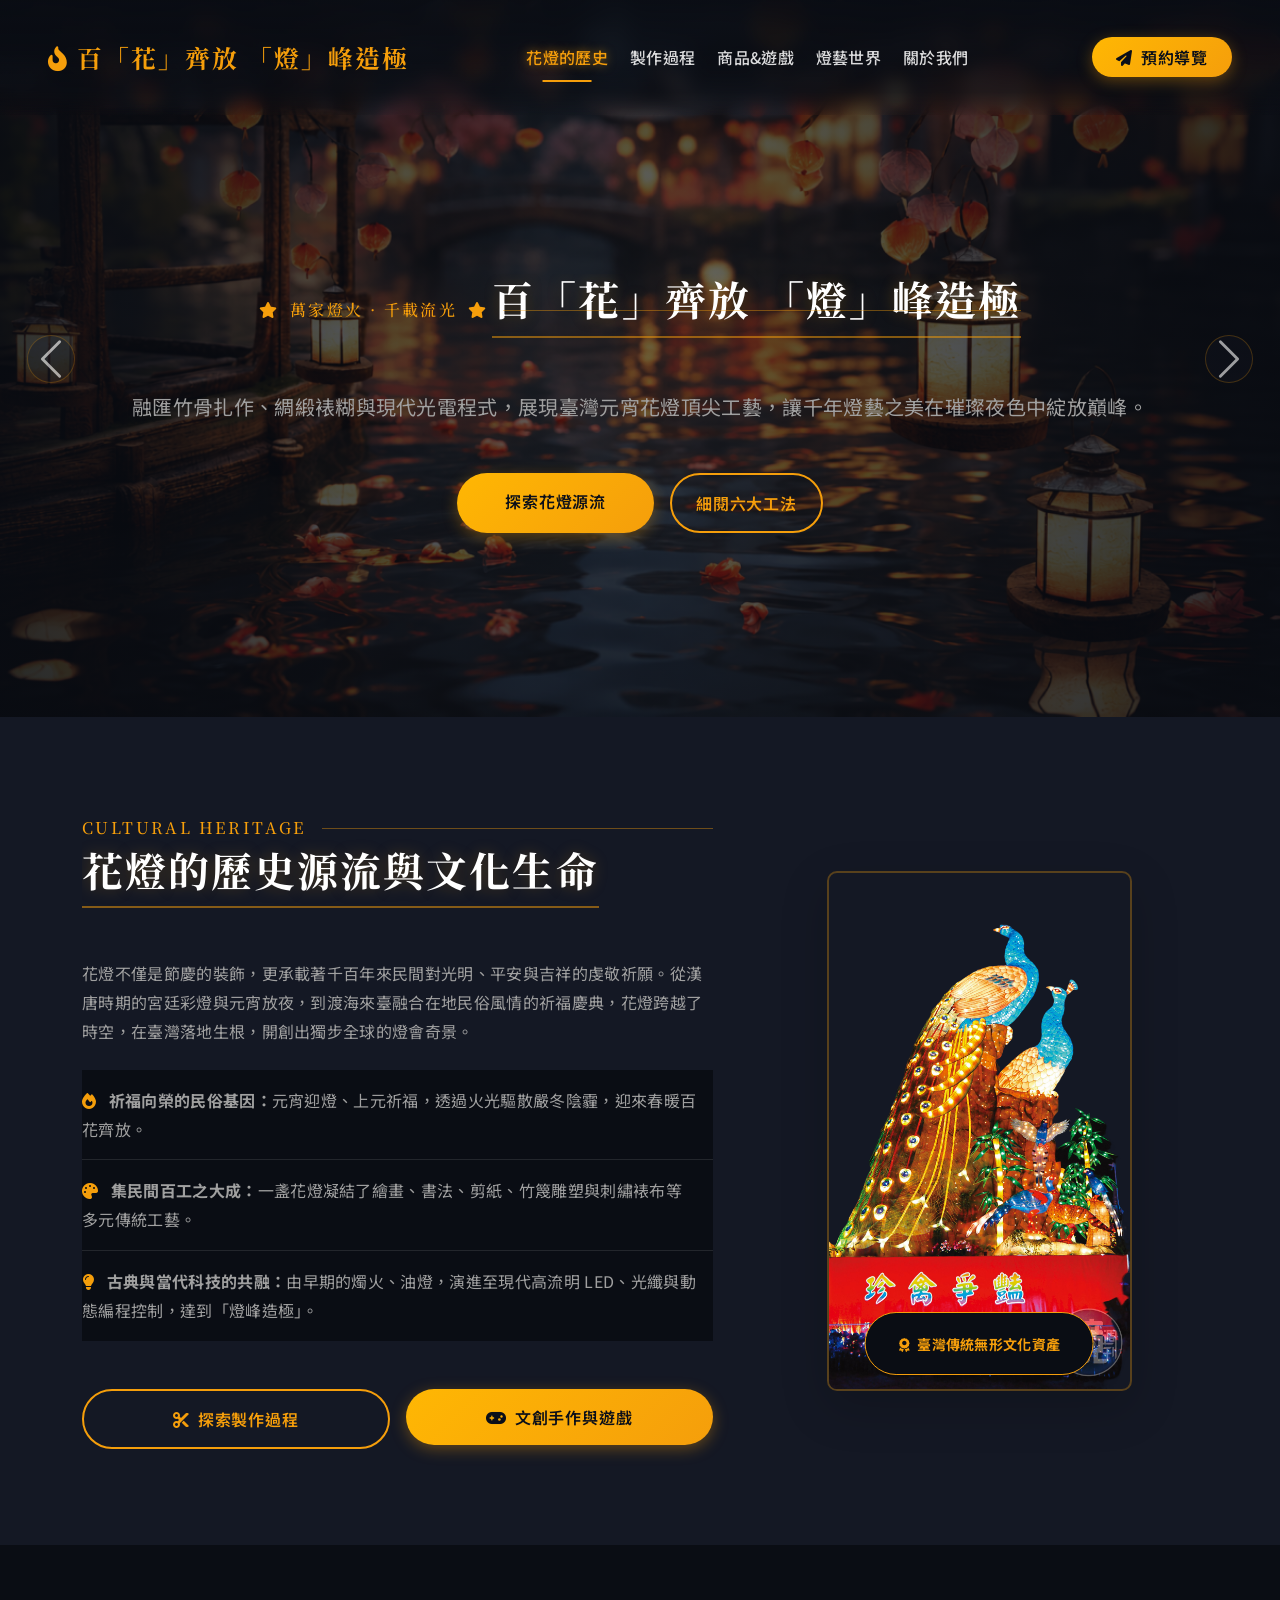
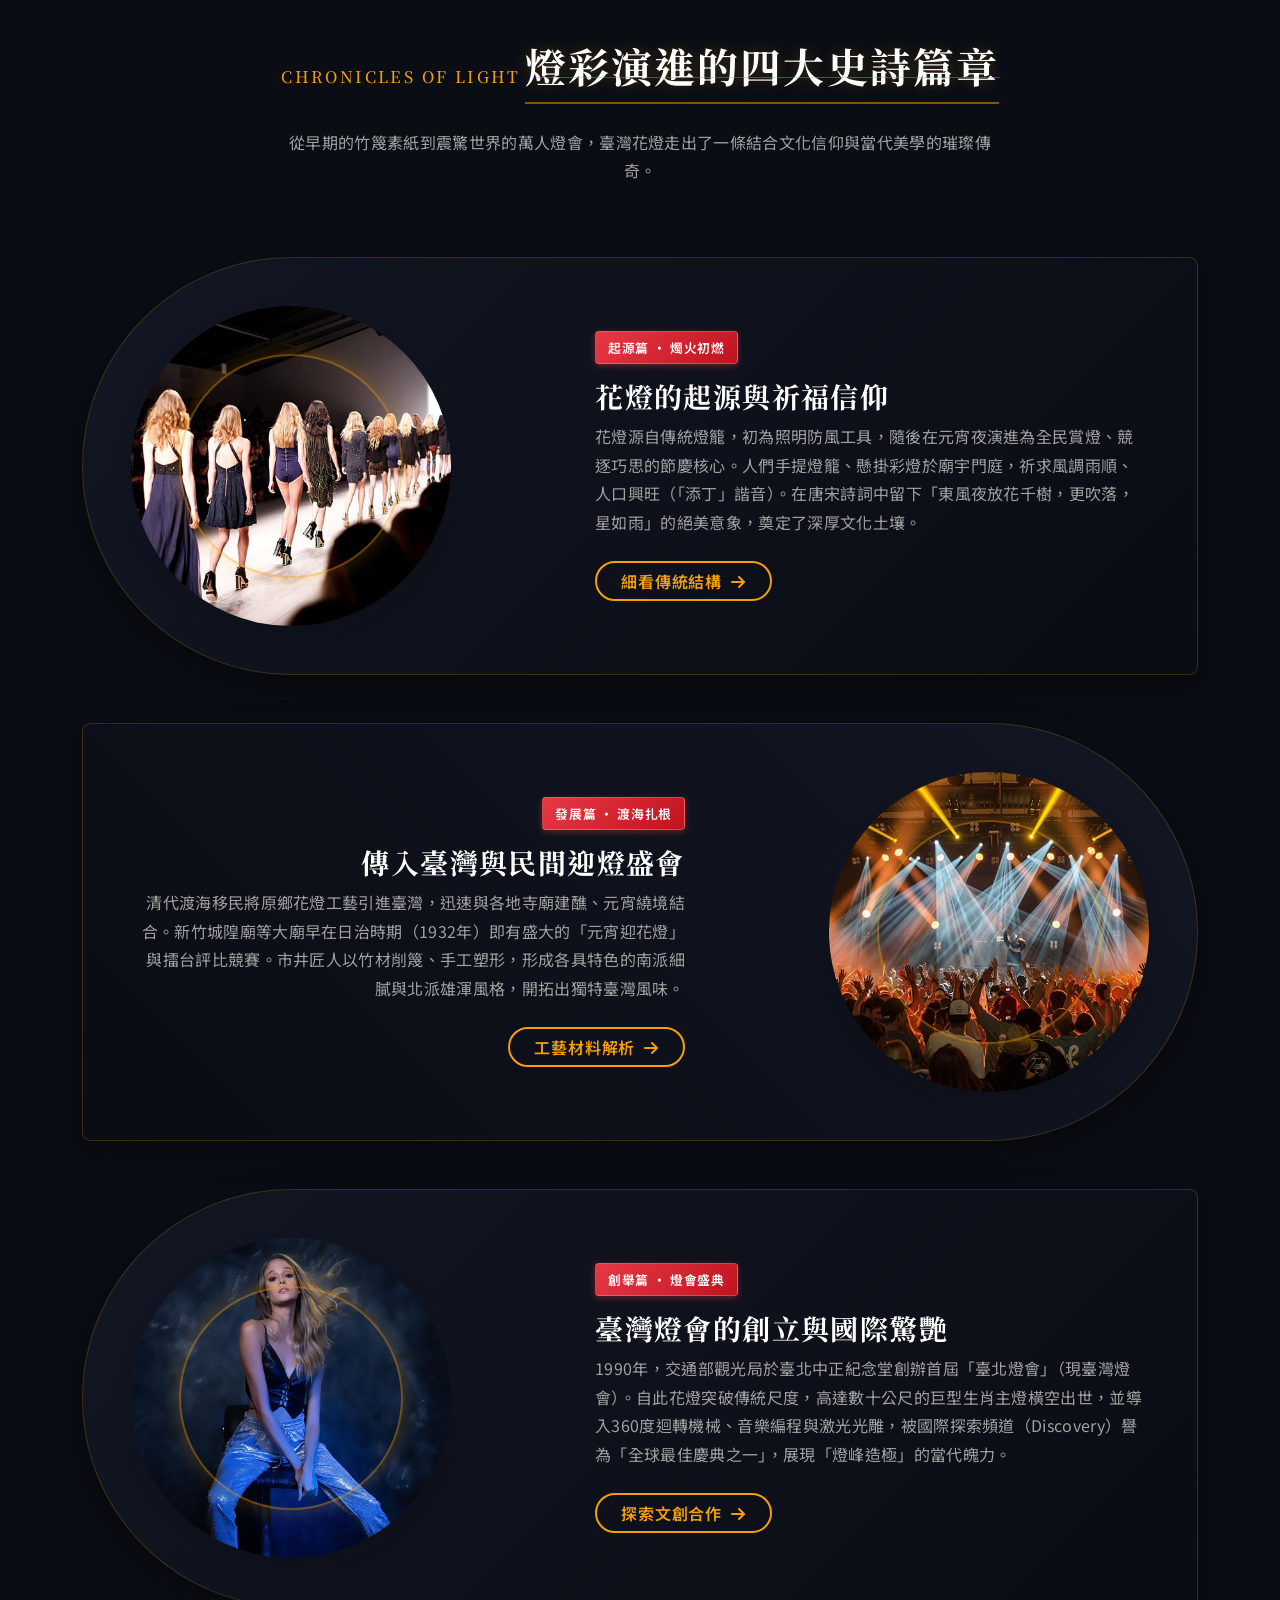
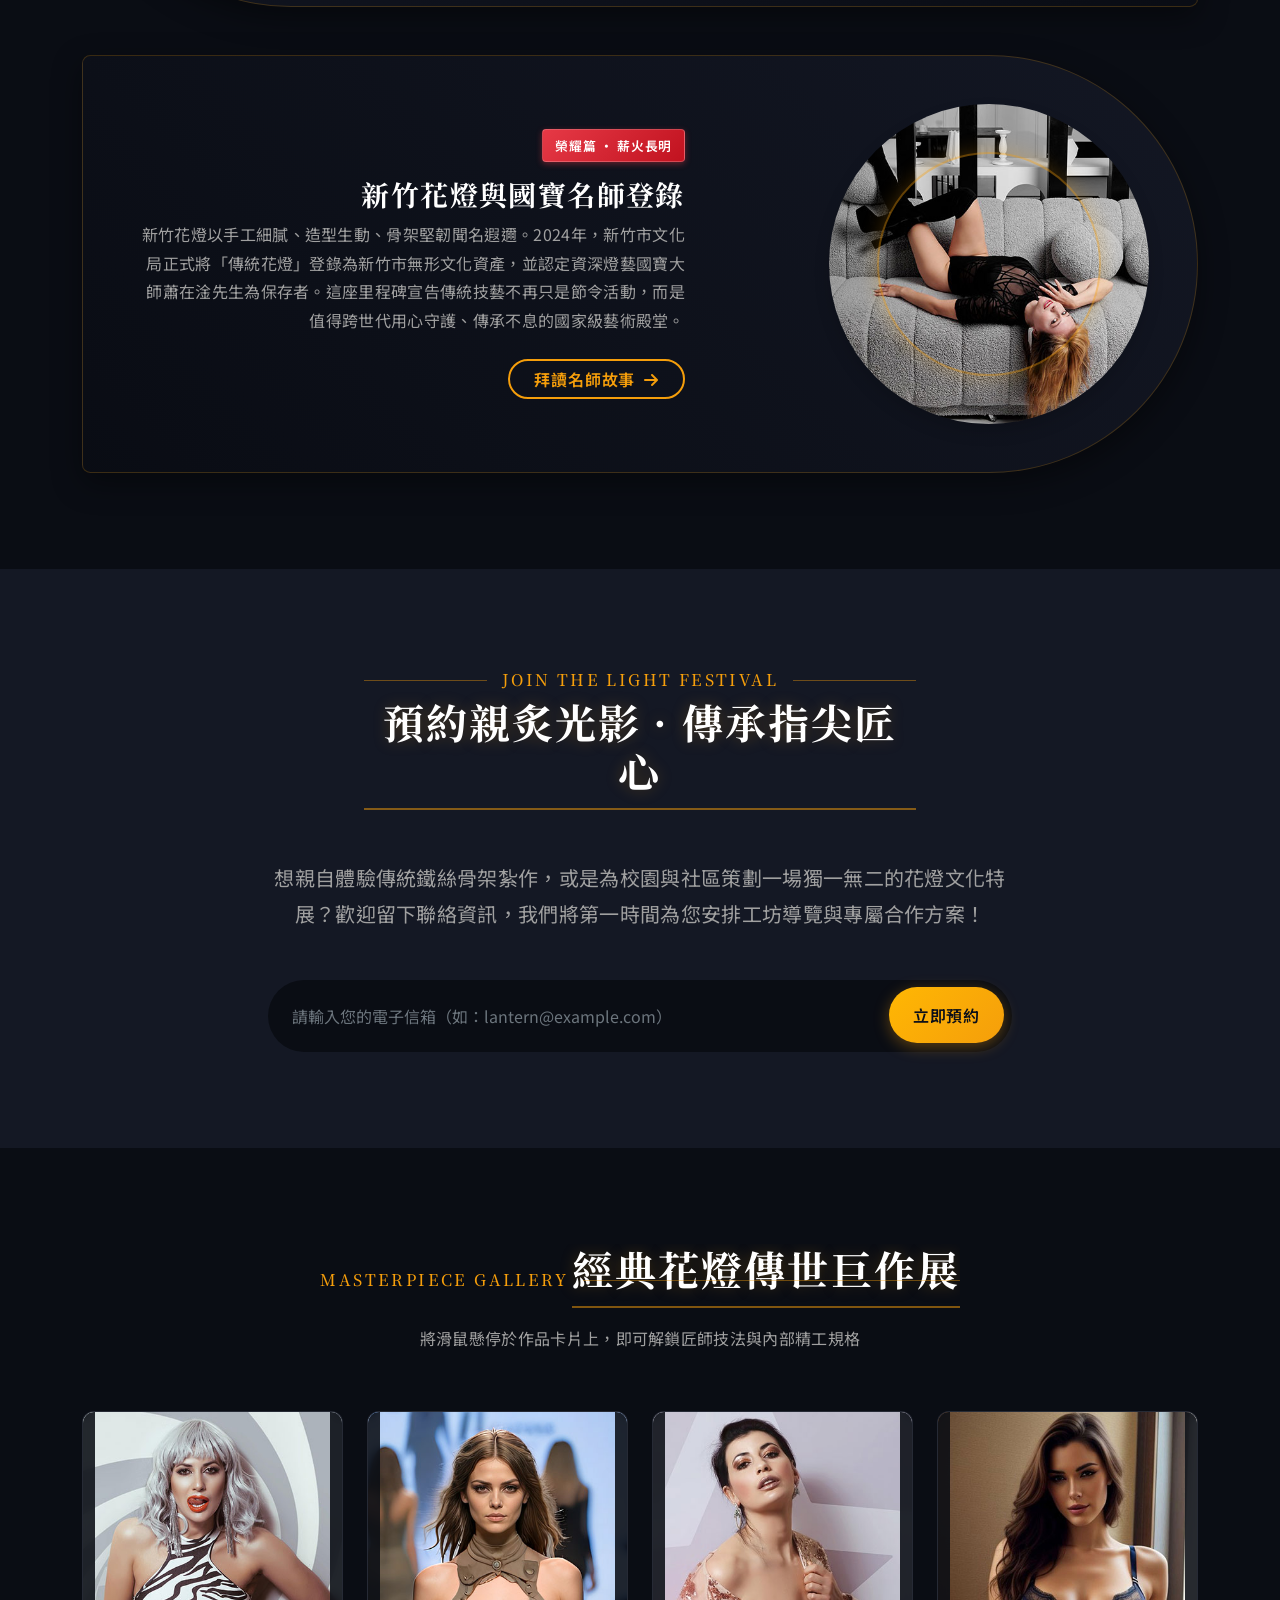
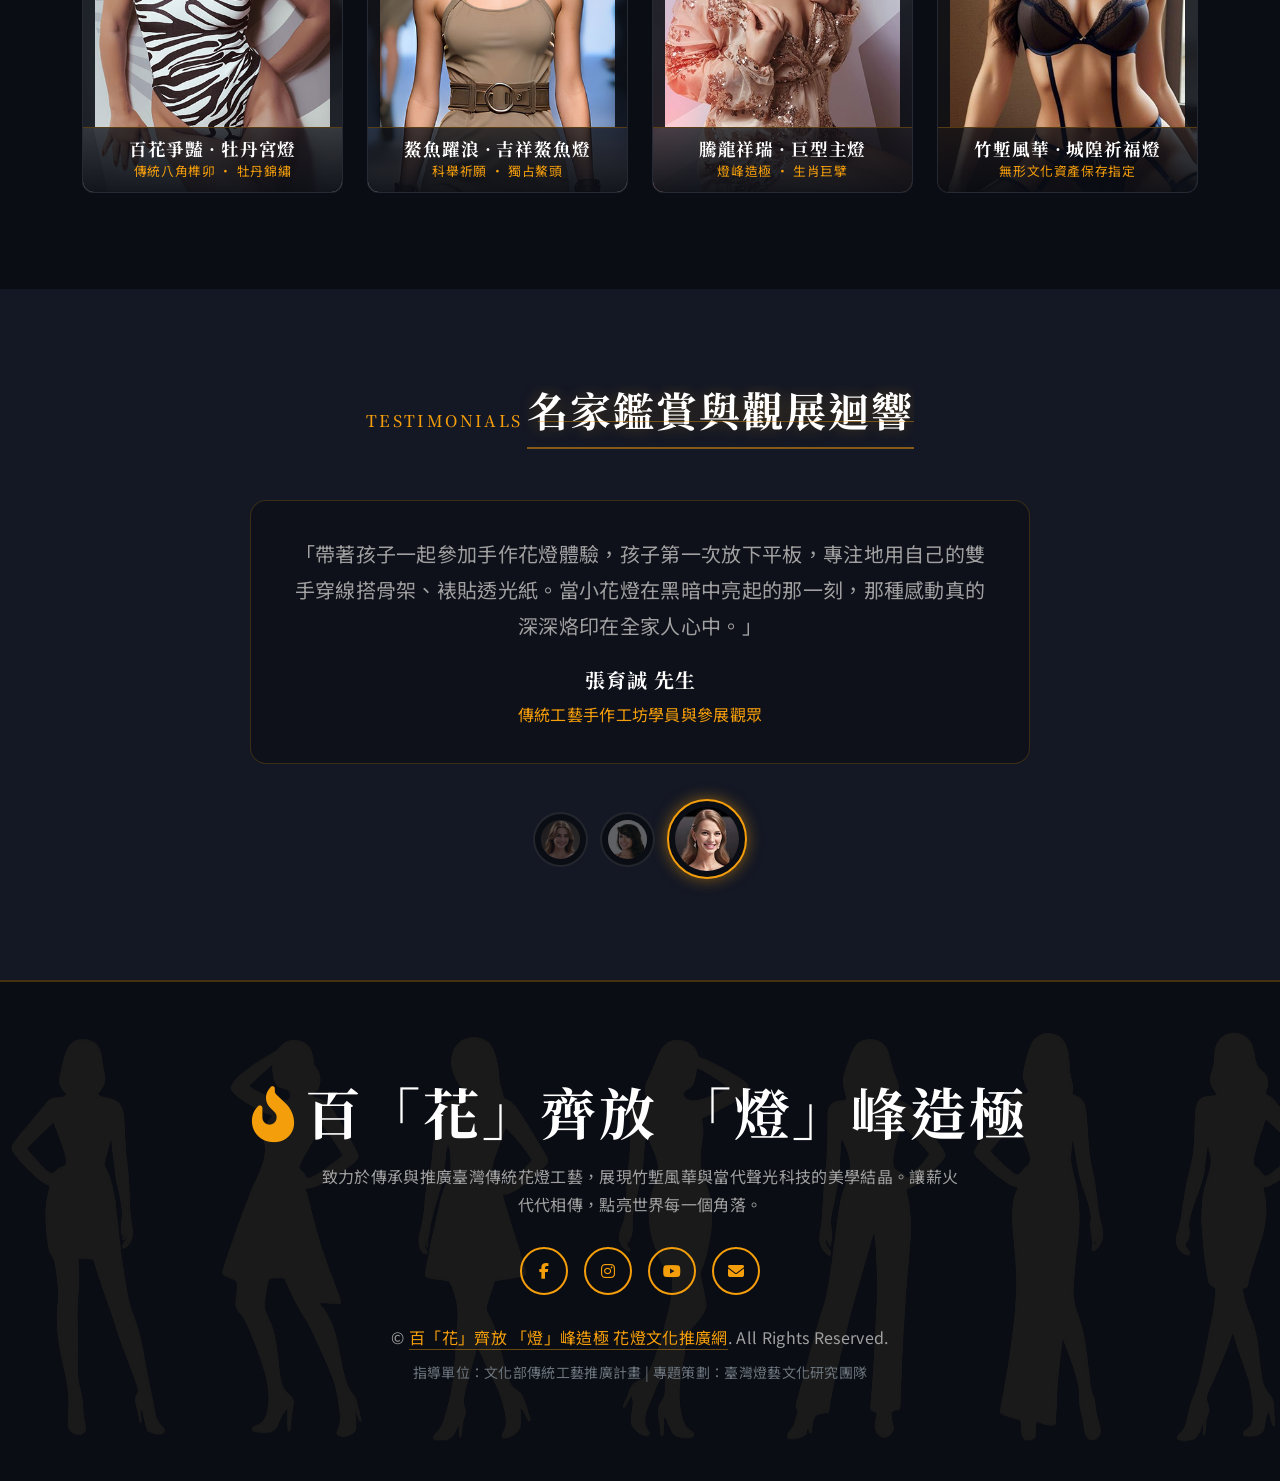
<file: index.html>
<!doctype html>
<html lang="zh-TW">
  <head>
    <meta charset="utf-8" />
    <title>百「花」齊放 「燈」峰造極 | 臺灣傳統花燈藝術與光影盛宴</title>
    <meta content="width=device-width, initial-scale=1.0" name="viewport" />
    <meta content="花燈, 元宵節, 傳統工藝, 臺灣燈會, 新竹花燈, 蕭在淦, 燈藝傳承, 猜燈謎" name="keywords" />
    <meta content="百「花」齊放 「燈」峰造極——探索臺灣傳統花燈工藝歷史、六大製作工序、國寶名師傳承與現代聲光科技的華麗蛻變。" name="description" />

    <!-- Favicon -->
    <link href="img/favicon.ico" rel="icon" />

    <!-- Google Web Fonts -->
    <link rel="preconnect" href="https://fonts.googleapis.com" />
    <link rel="preconnect" href="https://fonts.gstatic.com" crossorigin />
    <link
      href="https://fonts.googleapis.com/css2?family=Ma+Shan+Zheng&family=Noto+Sans+TC:wght@300;400;500;700&family=Noto+Serif+TC:wght@400;600;700;900&display=swap"
      rel="stylesheet"
    />

    <!-- Icon Font Stylesheet -->
    <link
      href="https://cdnjs.cloudflare.com/ajax/libs/font-awesome/6.5.0/css/all.min.css"
      rel="stylesheet"
    />
    <link
      href="https://cdn.jsdelivr.net/npm/bootstrap-icons@1.11.0/font/bootstrap-icons.css"
      rel="stylesheet"
    />

    <!-- Libraries Stylesheet -->
    <link href="lib/animate/animate.min.css" rel="stylesheet" />
    <link href="lib/lightbox/css/lightbox.min.css" rel="stylesheet" />
    <link href="lib/owlcarousel/assets/owl.carousel.min.css" rel="stylesheet" />

    <!-- Customized Bootstrap Stylesheet -->
    <link href="css/bootstrap.min.css" rel="stylesheet" />

    <!-- Template Stylesheet -->
    <link href="css/style.css" rel="stylesheet" />
  </head>

  <body>
    <!-- Spinner Start -->
    <div
      id="spinner"
      class="show bg-dark position-fixed translate-middle w-100 vh-100 top-50 start-50 d-flex align-items-center justify-content-center"
    >
      <div
        class="spinner-grow text-primary"
        style="width: 3.5rem; height: 3.5rem"
        role="status"
      >
        <span class="sr-only">載入中...</span>
      </div>
    </div>
    <!-- Spinner End -->

    <!-- Header Start -->
    <div class="container-fluid p-0">
      <nav class="navbar navbar-expand-lg navbar-dark px-lg-5">
        <a href="index.html" class="navbar-brand ms-4 ms-lg-0">
          <h2 class="mb-0 text-primary">
            <i class="fa-solid fa-fire-flame-curved me-2"></i>百「花」齊放 「燈」峰造極
          </h2>
        </a>
        <button
          type="button"
          class="navbar-toggler me-4"
          data-bs-toggle="collapse"
          data-bs-target="#navbarCollapse"
          aria-label="切換導航欄"
        >
          <span class="navbar-toggler-icon"></span>
        </button>
        <div class="collapse navbar-collapse" id="navbarCollapse">
          <div class="navbar-nav mx-auto p-4 p-lg-0">
            <a href="index.html" class="nav-item nav-link active">花燈的歷史</a>
            <a href="about.html" class="nav-item nav-link">製作過程</a>
            <a href="service.html" class="nav-item nav-link">商品&遊戲</a>
            <div class="nav-item dropdown">
              <a
                href="#"
                class="nav-link dropdown-toggle"
                data-bs-toggle="dropdown"
                >燈藝世界</a
              >
              <div class="dropdown-menu m-0">
                <a href="team.html" class="dropdown-item">花燈名師</a>
                <a href="testimonial.html" class="dropdown-item">參觀迴響</a>
                <a href="404.html" class="dropdown-item">尋燈秘境 (404)</a>
              </div>
            </div>
            <a href="contact.html" class="nav-item nav-link">關於我們</a>
          </div>
          <div class="d-none d-lg-flex">
            <a
              class="btn btn-primary px-4 py-2"
              href="contact.html"
              ><i class="fa-solid fa-paper-plane me-2"></i>預約導覽</a
            >
          </div>
        </div>
      </nav>

      <!-- Carousel Start -->
      <div id="header-carousel" class="carousel slide" data-bs-ride="carousel">
        <div class="carousel-inner">
          <div class="carousel-item active">
            <img class="w-100" src="img/carousel-1.jpg" alt="百花齊放花燈璀璨盛宴" />
            <div
              class="carousel-caption d-flex flex-column align-items-center justify-content-center px-3"
            >
              <div class="title mx-md-5 px-md-5 animated slideInDown">
                <div class="title-center">
                  <h5 class="text-uppercase"><i class="fa-solid fa-star me-1 text-primary"></i> 萬家燈火 · 千載流光 <i class="fa-solid fa-star ms-1 text-primary"></i></h5>
                  <h1 class="display-1 text-white">百「花」齊放 「燈」峰造極</h1>
                </div>
              </div>
              <p class="fs-5 mb-5 text-light max-w-750 text-center animated slideInDown">
                融匯竹骨扎作、綢緞裱糊與現代光電程式，展現臺灣元宵花燈頂尖工藝，讓千年燈藝之美在璀璨夜色中綻放巔峰。
              </p>
              <div class="d-flex gap-3 animated slideInDown">
                <a
                  href="#history-section"
                  class="btn btn-primary py-3 px-5"
                  >探索花燈源流</a
                >
                <a
                  href="about.html"
                  class="btn btn-outline-primary border-2 py-3 px-4"
                  >細閱六大工法</a
                >
              </div>
            </div>
          </div>
          <div class="carousel-item">
            <img class="w-100" src="img/carousel-2.jpg" alt="傳統工藝與現代聲光科技" />
            <div
              class="carousel-caption d-flex flex-column align-items-center justify-content-center px-3"
            >
              <div class="title mx-md-5 px-md-5 animated slideInDown">
                <div class="title-center">
                  <h5 class="text-uppercase"><i class="fa-solid fa-gem me-1 text-primary"></i> 匠心獨運 · 風城薪火 <i class="fa-solid fa-gem ms-1 text-primary"></i></h5>
                  <h1 class="display-1 text-white">薪火傳承 點亮竹塹</h1>
                </div>
              </div>
              <p class="fs-5 mb-5 text-light max-w-750 text-center animated slideInDown">
                見證國寶級藝師蕭在淦等大師一甲子的專注執著，從迎花燈盛典到登錄無形文化資產，感受東方光影藝術的極致溫度。
              </p>
              <div class="d-flex gap-3 animated slideInDown">
                <a
                  href="team.html"
                  class="btn btn-primary py-3 px-5"
                  >認識花燈名師</a
                >
                <a
                  href="service.html"
                  class="btn btn-outline-primary border-2 py-3 px-4"
                  >挑戰元宵燈謎</a
                >
              </div>
            </div>
          </div>
        </div>
        <button
          class="carousel-control-prev"
          type="button"
          data-bs-target="#header-carousel"
          data-bs-slide="prev"
          aria-label="上一張輪播"
        >
          <span class="carousel-control-prev-icon" aria-hidden="true"></span>
          <span class="visually-hidden">上一張</span>
        </button>
        <button
          class="carousel-control-next"
          type="button"
          data-bs-target="#header-carousel"
          data-bs-slide="next"
          aria-label="下一張輪播"
        >
          <span class="carousel-control-next-icon" aria-hidden="true"></span>
          <span class="visually-hidden">下一張</span>
        </button>
      </div>
      <!-- Carousel End -->
    </div>
    <!-- Header End -->

    <!-- About / History Overview Start -->
    <div class="container-fluid bg-secondary" id="history-section">
      <div class="container">
        <div class="row g-5 align-items-center">
          <div class="col-lg-7 pb-0 pb-lg-5 py-5">
            <div class="pb-0 pb-lg-5 py-5">
              <div class="title wow fadeInUp" data-wow-delay="0.1s">
                <div class="title-left">
                  <h5>CULTURAL HERITAGE</h5>
                  <h1>花燈的歷史源流與文化生命</h1>
                </div>
              </div>
              <p class="mb-4 text-light wow fadeInUp" data-wow-delay="0.2s">
                花燈不僅是節慶的裝飾，更承載著千百年來民間對光明、平安與吉祥的虔敬祈願。從漢唐時期的宮廷彩燈與元宵放夜，到渡海來臺融合在地民俗風情的祈福慶典，花燈跨越了時空，在臺灣落地生根，開創出獨步全球的燈會奇景。
              </p>
              <ul
                class="list-group list-group-flush mb-5 wow fadeInUp"
                data-wow-delay="0.3s"
              >
                <li
                  class="list-group-item bg-dark text-light border-secondary ps-0 py-3"
                >
                  <i class="fa fa-fire text-primary me-2"></i>
                  <strong>祈福向榮的民俗基因：</strong>元宵迎燈、上元祈福，透過火光驅散嚴冬陰霾，迎來春暖百花齊放。
                </li>
                <li
                  class="list-group-item bg-dark text-light border-secondary ps-0 py-3"
                >
                  <i class="fa fa-palette text-primary me-2"></i>
                  <strong>集民間百工之大成：</strong>一盞花燈凝結了繪畫、書法、剪紙、竹篾雕塑與刺繡裱布等多元傳統工藝。
                </li>
                <li
                  class="list-group-item bg-dark text-light border-secondary ps-0 py-3"
                >
                  <i class="fa fa-lightbulb text-primary me-2"></i>
                  <strong>古典與當代科技的共融：</strong>由早期的燭火、油燈，演進至現代高流明 LED、光纖與動態編程控制，達到「燈峰造極」。
                </li>
              </ul>
              <div class="row g-3 wow fadeInUp" data-wow-delay="0.4s">
                <div class="col-sm-6">
                  <a
                    href="about.html"
                    class="btn btn-outline-primary border-2 py-3 w-100"
                    ><i class="fa-solid fa-scissors me-2"></i>探索製作過程</a
                  >
                </div>
                <div class="col-sm-6">
                  <a href="service.html" class="btn btn-primary py-3 w-100"
                    ><i class="fa-solid fa-gamepad me-2"></i>文創手作與遊戲</a
                  >
                </div>
              </div>
            </div>
          </div>
          <div class="col-lg-5 text-center wow fadeInUp" data-wow-delay="0.5s">
            <div class="position-relative d-inline-block">
              <img class="img-fluid rounded-3 shadow-lg" src="img/about.png" alt="傳統花燈藝術特寫" style="max-height: 520px; object-fit: cover; border: 2px solid rgba(245, 158, 11, 0.3);" />
              <div class="position-absolute bottom-0 start-50 translate-middle-x mb-3 w-75 bg-dark bg-opacity-75 p-3 rounded-pill border border-primary text-center">
                <small class="text-primary fw-bold"><i class="fa-solid fa-award me-1"></i> 臺灣傳統無形文化資產</small>
              </div>
            </div>
          </div>
        </div>
      </div>
    </div>
    <!-- About / History Overview End -->

    <!-- Service / 4 Milestones Start -->
    <div class="container-fluid py-5">
      <div class="container py-5">
        <div class="text-center">
          <div class="title wow fadeInUp" data-wow-delay="0.1s">
            <div class="title-center">
              <h5>CHRONICLES OF LIGHT</h5>
              <h1>燈彩演進的四大史詩篇章</h1>
              <p class="text-light mt-3 mx-auto" style="max-width: 720px;">
                從早期的竹篾素紙到震驚世界的萬人燈會，臺灣花燈走出了一條結合文化信仰與當代美學的璀璨傳奇。
              </p>
            </div>
          </div>
        </div>

        <!-- 篇章 1 -->
        <div class="service-item service-item-left">
          <div class="row g-0 align-items-center">
            <div class="col-md-5">
              <div
                class="service-img p-4 p-lg-5 wow fadeInRight text-center"
                data-wow-delay="0.2s"
              >
                <img
                  class="img-fluid rounded-circle shadow"
                  src="img/service-1.jpg"
                  alt="傳統花燈起源"
                  style="width: 320px; height: 320px; object-fit: cover;"
                />
              </div>
            </div>
            <div class="col-md-7">
              <div
                class="service-text px-4 px-md-5 py-4 py-md-5 wow fadeInRight"
                data-wow-delay="0.4s"
              >
                <div class="lantern-badge mb-3">起源篇 · 燭火初燃</div>
                <h3 class="text-uppercase text-white">花燈的起源與祈福信仰</h3>
                <p class="mb-4 text-light">
                  花燈源自傳統燈籠，初為照明防風工具，隨後在元宵夜演進為全民賞燈、競逐巧思的節慶核心。人們手提燈籠、懸掛彩燈於廟宇門庭，祈求風調雨順、人口興旺（「添丁」諧音）。在唐宋詩詞中留下「東風夜放花千樹，更吹落，星如雨」的絕美意象，奠定了深厚文化土壤。
                </p>
                <a class="btn btn-outline-primary border-2 px-4" href="about.html"
                  >細看傳統結構 <i class="fa fa-arrow-right ms-1"></i
                ></a>
              </div>
            </div>
          </div>
        </div>

        <!-- 篇章 2 -->
        <div class="service-item service-item-right">
          <div class="row g-0 align-items-center">
            <div class="col-md-5 order-md-1 text-md-end text-center">
              <div class="service-img p-4 p-lg-5 wow fadeInLeft" data-wow-delay="0.2s">
                <img
                  class="img-fluid rounded-circle shadow"
                  src="img/service-2.jpg"
                  alt="花燈傳入臺灣與在地扎根"
                  style="width: 320px; height: 320px; object-fit: cover;"
                />
              </div>
            </div>
            <div class="col-md-7">
              <div
                class="service-text px-4 px-md-5 py-4 py-md-5 text-md-end wow fadeInLeft"
                data-wow-delay="0.4s"
              >
                <div class="lantern-badge mb-3">發展篇 · 渡海扎根</div>
                <h3 class="text-uppercase text-white">傳入臺灣與民間迎燈盛會</h3>
                <p class="mb-4 text-light">
                  清代渡海移民將原鄉花燈工藝引進臺灣，迅速與各地寺廟建醮、元宵繞境結合。新竹城隍廟等大廟早在日治時期（1932年）即有盛大的「元宵迎花燈」與擂台評比競賽。市井匠人以竹材削篾、手工塑形，形成各具特色的南派細膩與北派雄渾風格，開拓出獨特臺灣風味。
                </p>
                <a class="btn btn-outline-primary border-2 px-4" href="about.html"
                  >工藝材料解析 <i class="fa fa-arrow-right ms-1"></i
                ></a>
              </div>
            </div>
          </div>
        </div>

        <!-- 篇章 3 -->
        <div class="service-item service-item-left">
          <div class="row g-0 align-items-center">
            <div class="col-md-5">
              <div
                class="service-img p-4 p-lg-5 wow fadeInRight text-center"
                data-wow-delay="0.2s"
              >
                <img
                  class="img-fluid rounded-circle shadow"
                  src="img/service-3.jpg"
                  alt="臺灣燈會創立與世界級展演"
                  style="width: 320px; height: 320px; object-fit: cover;"
                />
              </div>
            </div>
            <div class="col-md-7">
              <div
                class="service-text px-4 px-md-5 py-4 py-md-5 wow fadeInRight"
                data-wow-delay="0.4s"
              >
                <div class="lantern-badge mb-3">創舉篇 · 燈會盛典</div>
                <h3 class="text-uppercase text-white">臺灣燈會的創立與國際驚艷</h3>
                <p class="mb-4 text-light">
                  1990年，交通部觀光局於臺北中正紀念堂創辦首屆「臺北燈會」（現臺灣燈會）。自此花燈突破傳統尺度，高達數十公尺的巨型生肖主燈橫空出世，並導入360度迴轉機械、音樂編程與激光光雕，被國際探索頻道（Discovery）譽為「全球最佳慶典之一」，展現「燈峰造極」的當代魄力。
                </p>
                <a class="btn btn-outline-primary border-2 px-4" href="service.html"
                  >探索文創合作 <i class="fa fa-arrow-right ms-1"></i
                ></a>
              </div>
            </div>
          </div>
        </div>

        <!-- 篇章 4 -->
        <div class="service-item service-item-right">
          <div class="row g-0 align-items-center">
            <div class="col-md-5 order-md-1 text-md-end text-center">
              <div class="service-img p-4 p-lg-5 wow fadeInLeft" data-wow-delay="0.2s">
                <img
                  class="img-fluid rounded-circle shadow"
                  src="img/service-4.jpg"
                  alt="新竹無形文化資產保存者"
                  style="width: 320px; height: 320px; object-fit: cover;"
                />
              </div>
            </div>
            <div class="col-md-7">
              <div
                class="service-text px-4 px-md-5 py-4 py-md-5 text-md-end wow fadeInLeft"
                data-wow-delay="0.4s"
              >
                <div class="lantern-badge mb-3">榮耀篇 · 薪火長明</div>
                <h3 class="text-uppercase text-white">新竹花燈與國寶名師登錄</h3>
                <p class="mb-4 text-light">
                  新竹花燈以手工細膩、造型生動、骨架堅韌聞名遐邇。2024年，新竹市文化局正式將「傳統花燈」登錄為新竹市無形文化資產，並認定資深燈藝國寶大師蕭在淦先生為保存者。這座里程碑宣告傳統技藝不再只是節令活動，而是值得跨世代用心守護、傳承不息的國家級藝術殿堂。
                </p>
                <a class="btn btn-outline-primary border-2 px-4" href="team.html"
                  >拜讀名師故事 <i class="fa fa-arrow-right ms-1"></i
                ></a>
              </div>
            </div>
          </div>
        </div>
      </div>
    </div>
    <!-- Service End -->

    <!-- Call to Action Banner Start -->
    <div class="container-fluid py-5 bg-secondary">
      <div class="container py-5">
        <div class="row g-0 justify-content-center">
          <div class="col-lg-8 text-center">
            <div class="title mx-md-5 px-md-5 wow fadeInUp" data-wow-delay="0.1s">
              <div class="title-center">
                <h5>JOIN THE LIGHT FESTIVAL</h5>
                <h1>預約親炙光影 · 傳承指尖匠心</h1>
              </div>
            </div>
            <p class="fs-5 mb-5 text-light wow fadeInUp" data-wow-delay="0.2s">
              想親自體驗傳統鐵絲骨架紮作，或是為校園與社區策劃一場獨一無二的花燈文化特展？歡迎留下聯絡資訊，我們將第一時間為您安排工坊導覽與專屬合作方案！
            </p>
            <div class="position-relative wow fadeInUp" data-wow-delay="0.3s">
              <input
                class="form-control border-0 bg-dark text-white rounded-pill w-100 py-4 ps-4 pe-5"
                type="email"
                placeholder="請輸入您的電子信箱（如：lantern@example.com）"
                aria-label="輸入電子信箱"
              />
              <a
                href="contact.html"
                class="btn btn-primary py-3 px-4 position-absolute top-0 end-0 me-2"
                style="margin-top: 7px"
              >
                立即預約
              </a>
            </div>
          </div>
        </div>
      </div>
    </div>
    <!-- Banner End -->

    <!-- Featured Masterpiece Exhibition Start (Original Team layout) -->
    <div class="container-fluid py-5">
      <div class="container py-5">
        <div class="text-center">
          <div class="title wow fadeInUp" data-wow-delay="0.1s">
            <div class="title-center">
              <h5>MASTERPIECE GALLERY</h5>
              <h1>經典花燈傳世巨作展</h1>
              <p class="text-light mt-2">將滑鼠懸停於作品卡片上，即可解鎖匠師技法與內部精工規格</p>
            </div>
          </div>
        </div>
        <div class="row g-4">
          <!-- 作品 1 -->
          <div class="col-lg-3 col-md-6 wow fadeInUp" data-wow-delay="0.1s">
            <div class="team-item">
              <div class="team-body">
                <div class="team-before">
                  <span>規格</span>
                  <span>骨架</span>
                  <span>裱布</span>
                  <span>光源</span>
                  <span>工時</span>
                  <span>特色</span>
                </div>
                <img class="img-fluid" src="img/team-1.jpg" alt="百花爭豔·富貴牡丹宮燈" />
                <div class="team-after">
                  <span>高 3.2 米</span>
                  <span>桂竹與軟鐵絲</span>
                  <span>刺繡提花綾絹</span>
                  <span>暖白 LED 晶粒</span>
                  <span>歷時 180 天</span>
                  <span>百花齊放花瓣層疊</span>
                </div>
              </div>
              <a class="team-name" href="about.html">
                <h5 class="text-uppercase mb-0">百花爭豔 · 牡丹宮燈</h5>
                <small>傳統八角榫卯 · 牡丹錦繡</small>
              </a>
            </div>
          </div>

          <!-- 作品 2 -->
          <div class="col-lg-3 col-md-6 wow fadeInUp" data-wow-delay="0.2s">
            <div class="team-item">
              <div class="team-body">
                <div class="team-before">
                  <span>規格</span>
                  <span>骨架</span>
                  <span>裱布</span>
                  <span>光源</span>
                  <span>工時</span>
                  <span>特色</span>
                </div>
                <img class="img-fluid" src="img/team-2.jpg" alt="鰲魚躍浪·獨佔鰲頭燈" />
                <div class="team-after">
                  <span>長 4.5 米</span>
                  <span>高張力彈簧鋼絲</span>
                  <span>透光彈性金蔥布</span>
                  <span>可程式幻彩光條</span>
                  <span>歷時 210 天</span>
                  <span>龍頭魚身鱗甲生輝</span>
                </div>
              </div>
              <a class="team-name" href="about.html">
                <h5 class="text-uppercase mb-0">鰲魚躍浪 · 吉祥鰲魚燈</h5>
                <small>科舉祈願 · 獨占鰲頭</small>
              </a>
            </div>
          </div>

          <!-- 作品 3 -->
          <div class="col-lg-3 col-md-6 wow fadeInUp" data-wow-delay="0.3s">
            <div class="team-item">
              <div class="team-body">
                <div class="team-before">
                  <span>規格</span>
                  <span>骨架</span>
                  <span>裱布</span>
                  <span>光源</span>
                  <span>工時</span>
                  <span>特色</span>
                </div>
                <img class="img-fluid" src="img/team-3.jpg" alt="騰龍祥瑞·風城護佑主燈" />
                <div class="team-after">
                  <span>高 6.8 米</span>
                  <span>結構鋼架與鋁管</span>
                  <span>防水防火阻燃布</span>
                  <span>RGB全彩DMX光雕</span>
                  <span>歷時 360 天</span>
                  <span>氣勢磅礡雲霧繚繞</span>
                </div>
              </div>
              <a class="team-name" href="about.html">
                <h5 class="text-uppercase mb-0">騰龍祥瑞 · 巨型主燈</h5>
                <small>燈峰造極 · 生肖巨擘</small>
              </a>
            </div>
          </div>

          <!-- 作品 4 -->
          <div class="col-lg-3 col-md-6 wow fadeInUp" data-wow-delay="0.4s">
            <div class="team-item">
              <div class="team-body">
                <div class="team-before">
                  <span>規格</span>
                  <span>骨架</span>
                  <span>裱布</span>
                  <span>光源</span>
                  <span>工時</span>
                  <span>特色</span>
                </div>
                <img class="img-fluid" src="img/team-4.jpg" alt="竹塹風華·城隍祈福平安燈" />
                <div class="team-after">
                  <span>高 2.8 米</span>
                  <span>新竹在地莿竹</span>
                  <span>手染宣紙覆膠</span>
                  <span>節能低壓黃金暖光</span>
                  <span>歷時 120 天</span>
                  <span>古樸文雅福佑萬民</span>
                </div>
              </div>
              <a class="team-name" href="about.html">
                <h5 class="text-uppercase mb-0">竹塹風華 · 城隍祈福燈</h5>
                <small>無形文化資產保存指定</small>
              </a>
            </div>
          </div>
        </div>
      </div>
    </div>
    <!-- Featured Gallery End -->

    <!-- Testimonial Start -->
    <div class="container-fluid py-5 bg-secondary">
      <div class="container py-5">
        <div class="text-center">
          <div class="title wow fadeInUp" data-wow-delay="0.1s">
            <div class="title-center">
              <h5>TESTIMONIALS</h5>
              <h1>名家鑑賞與觀展迴響</h1>
            </div>
          </div>
        </div>
        <div
          class="owl-carousel testimonial-carousel wow fadeInUp"
          data-wow-delay="0.3s"
        >
          <div
            class="testimonial-item text-center"
            data-dot="<img class='img-fluid' src='img/testimonial-1.jpg' alt='林文德評審委員'>"
          >
            <p class="fs-5 text-light mb-4">
              「走進展場的一瞬間，真正體會到什麼叫做『百花齊放、燈峰造極』。傳統骨架扎作與細緻彩繪的融合，讓每一尊花燈在夜色點亮後都有了自己的靈魂，這正是臺灣民間工藝無可替代的生命力。」
            </p>
            <h5 class="text-uppercase text-white">林文德 講座教授</h5>
            <span class="text-primary">民俗文化研究學者 / 臺灣燈會特聘評審</span>
          </div>
          <div
            class="testimonial-item text-center"
            data-dot="<img class='img-fluid' src='img/testimonial-2.jpg' alt='陳怡君策展人'>"
          >
            <p class="fs-5 text-light mb-4">
              「花燈不再只是元宵節幾天的展示，而是串聯起世代記憶的立體藝術。從竹篾到現代光控，我們看見了傳統職人的敬業堅守，也看見了年輕世代賦予花燈的全新光彩！」
            </p>
            <h5 class="text-uppercase text-white">陳怡君 總監</h5>
            <span class="text-primary">國際光影藝術季特聘策展人</span>
          </div>
          <div
            class="testimonial-item text-center"
            data-dot="<img class='img-fluid' src='img/testimonial-3.jpg' alt='張育誠參觀家長'>"
          >
            <p class="fs-5 text-light mb-4">
              「帶著孩子一起參加手作花燈體驗，孩子第一次放下平板，專注地用自己的雙手穿線搭骨架、裱貼透光紙。當小花燈在黑暗中亮起的那一刻，那種感動真的深深烙印在全家人心中。」
            </p>
            <h5 class="text-uppercase text-white">張育誠 先生</h5>
            <span class="text-primary">傳統工藝手作工坊學員與參展觀眾</span>
          </div>
        </div>
      </div>
    </div>
    <!-- Testimonial End -->

    <!-- Footer Start -->
    <div
      class="container-fluid bg-dark text-light footer py-5 wow fadeIn"
      data-wow-delay="0.1s"
    >
      <div class="container text-center py-5">
        <a href="index.html">
          <h1 class="display-4 mb-3 text-white">
            <i class="fa-solid fa-fire-flame-curved text-primary me-2"></i>百「花」齊放 「燈」峰造極
          </h1>
        </a>
        <p class="text-light mb-4 mx-auto" style="max-width: 650px;">
          致力於傳承與推廣臺灣傳統花燈工藝，展現竹塹風華與當代聲光科技的美學結晶。讓薪火代代相傳，點亮世界每一個角落。
        </p>
        <div class="d-flex justify-content-center mb-4 gap-2">
          <a
            class="btn btn-lg-square btn-outline-primary border-2 m-1"
            href="#!"
            aria-label="Facebook"
            ><i class="fab fa-facebook-f"></i
          ></a>
          <a
            class="btn btn-lg-square btn-outline-primary border-2 m-1"
            href="#!"
            aria-label="Instagram"
            ><i class="fab fa-instagram"></i
          ></a>
          <a
            class="btn btn-lg-square btn-outline-primary border-2 m-1"
            href="#!"
            aria-label="YouTube"
            ><i class="fab fa-youtube"></i
          ></a>
          <a
            class="btn btn-lg-square btn-outline-primary border-2 m-1"
            href="contact.html"
            aria-label="預約諮詢"
            ><i class="fa-solid fa-envelope"></i
          ></a>
        </div>
        <p class="mb-2">
          &copy; <a class="border-bottom" href="index.html">百「花」齊放 「燈」峰造極 花燈文化推廣網</a>. All Rights Reserved.
        </p>
        <p class="mb-0 text-muted small">
          指導單位：文化部傳統工藝推廣計畫 | 專題策劃：臺灣燈藝文化研究團隊
        </p>
      </div>
    </div>
    <!-- Footer End -->

    <!-- Back to Top -->
    <a
      href="#"
      class="btn btn-primary border-2 btn-lg-square back-to-top"
      aria-label="回到頁首"
      ><i class="bi bi-arrow-up"></i
    ></a>

    <!-- JavaScript Libraries -->
    <script src="https://code.jquery.com/jquery-3.4.1.min.js"></script>
    <script src="https://cdn.jsdelivr.net/npm/bootstrap@5.0.0/dist/js/bootstrap.bundle.min.js"></script>
    <script src="lib/wow/wow.min.js"></script>
    <script src="lib/easing/easing.min.js"></script>
    <script src="lib/waypoints/waypoints.min.js"></script>
    <script src="lib/owlcarousel/owl.carousel.min.js"></script>
    <script src="lib/lightbox/js/lightbox.min.js"></script>

    <!-- Template Javascript -->
    <script src="js/main.js"></script>
  </body>
</html>
</file>
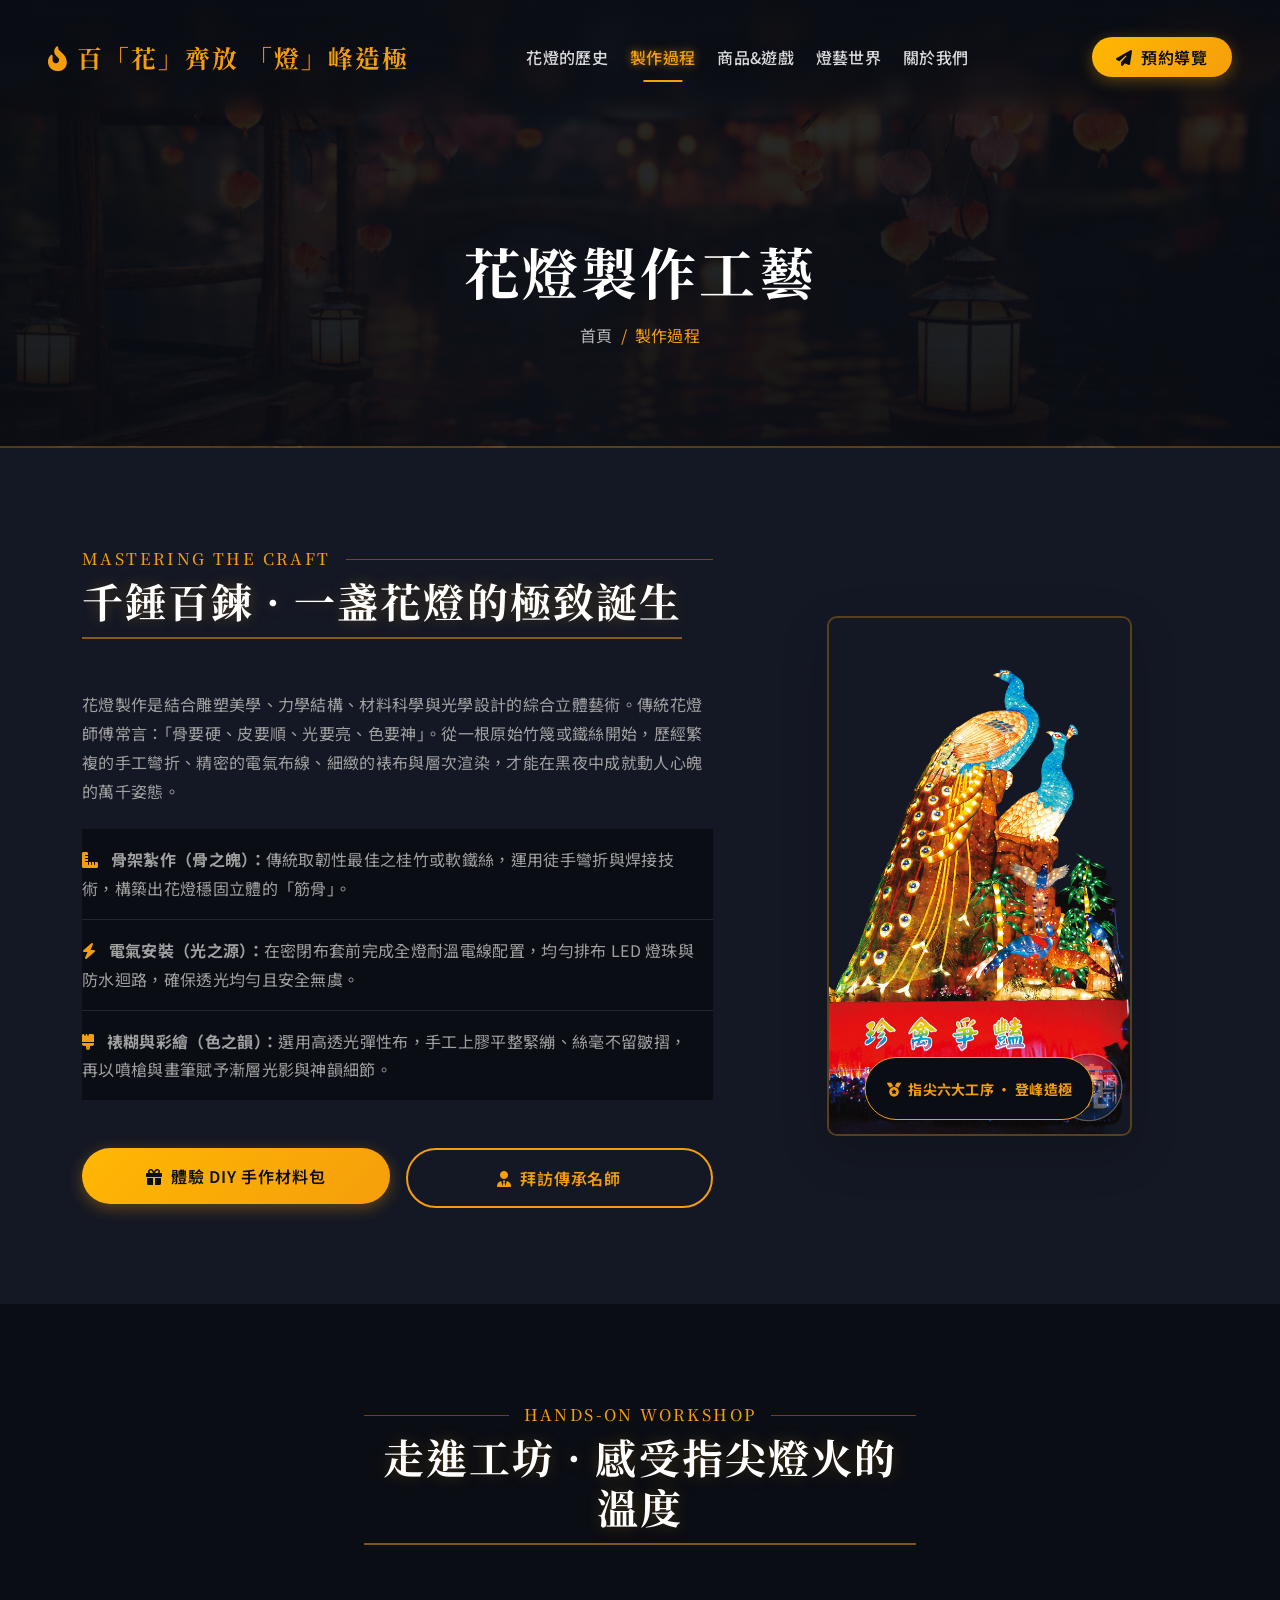
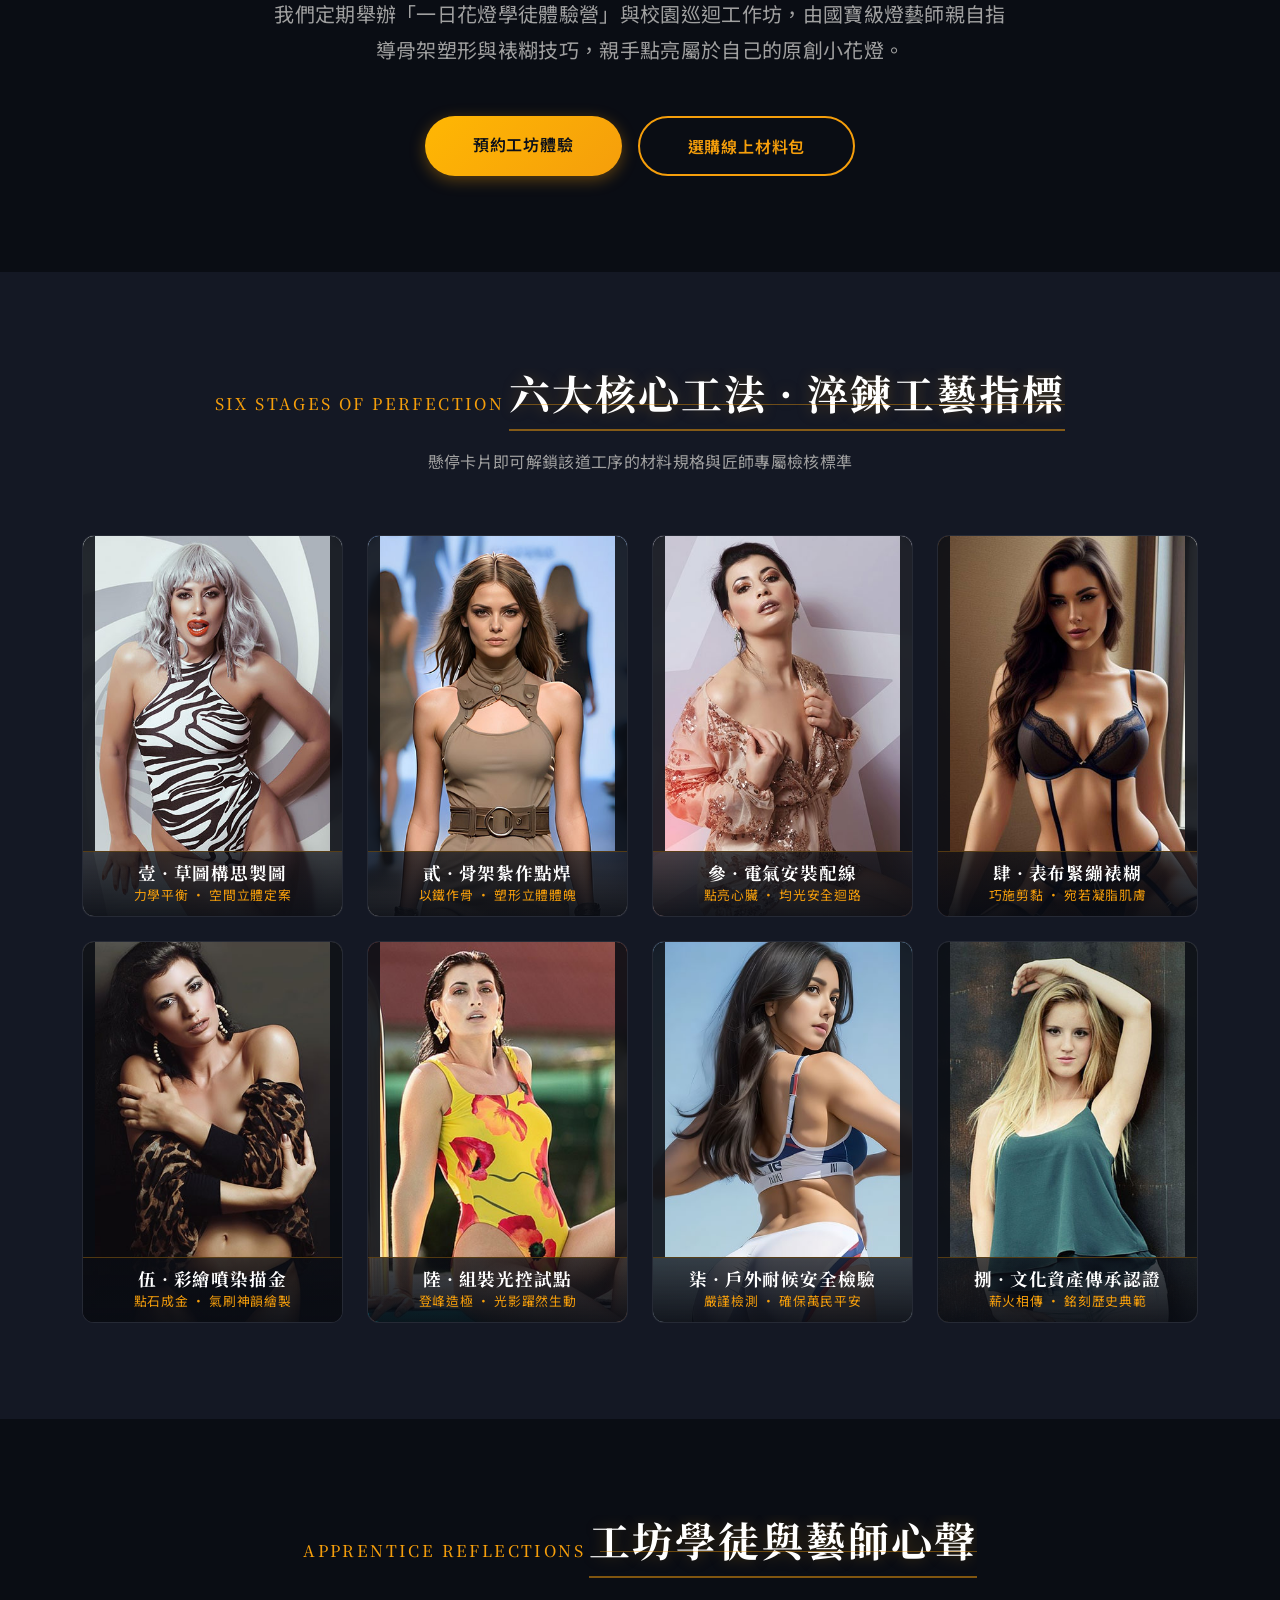
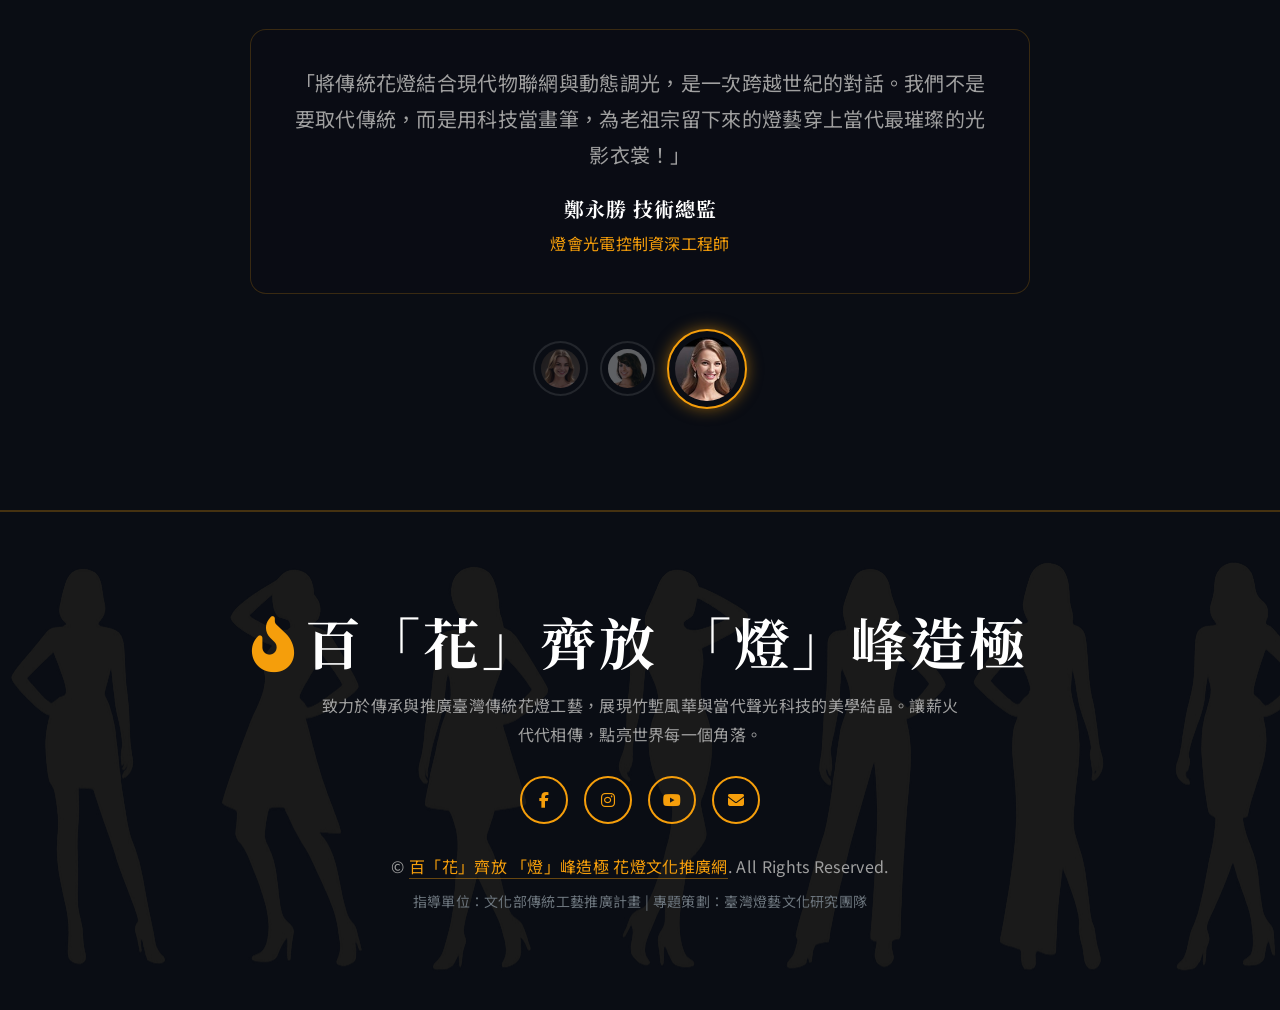
<file: about.html>
<!doctype html>
<html lang="zh-TW">
  <head>
    <meta charset="utf-8" />
    <title>製作過程 | 百「花」齊放 「燈」峰造極 - 傳統花燈六大工序解密</title>
    <meta content="width=device-width, initial-scale=1.0" name="viewport" />
    <meta content="花燈製作, 花燈骨架, 裱糊工藝, 傳統工藝工序, 蕭在淦, 花燈紮作, 彩繪噴染" name="keywords" />
    <meta content="解密一盞花燈誕生的六大絕活工序：草圖構思、立體紮骨、電器布線、緊繃裱布、彩繪噴染、動態試點，感受職人指尖淬鍊的登峰造極。" name="description" />

    <!-- Favicon -->
    <link href="img/favicon.ico" rel="icon" />

    <!-- Google Web Fonts -->
    <link rel="preconnect" href="https://fonts.googleapis.com" />
    <link rel="preconnect" href="https://fonts.gstatic.com" crossorigin />
    <link
      href="https://fonts.googleapis.com/css2?family=Ma+Shan+Zheng&family=Noto+Sans+TC:wght@300;400;500;700&family=Noto+Serif+TC:wght@400;600;700;900&display=swap"
      rel="stylesheet"
    />

    <!-- Icon Font Stylesheet -->
    <link
      href="https://cdnjs.cloudflare.com/ajax/libs/font-awesome/6.5.0/css/all.min.css"
      rel="stylesheet"
    />
    <link
      href="https://cdn.jsdelivr.net/npm/bootstrap-icons@1.11.0/font/bootstrap-icons.css"
      rel="stylesheet"
    />

    <!-- Libraries Stylesheet -->
    <link href="lib/animate/animate.min.css" rel="stylesheet" />
    <link href="lib/lightbox/css/lightbox.min.css" rel="stylesheet" />
    <link href="lib/owlcarousel/assets/owl.carousel.min.css" rel="stylesheet" />

    <!-- Customized Bootstrap Stylesheet -->
    <link href="css/bootstrap.min.css" rel="stylesheet" />

    <!-- Template Stylesheet -->
    <link href="css/style.css" rel="stylesheet" />
  </head>

  <body>
    <!-- Spinner Start -->
    <div
      id="spinner"
      class="show bg-dark position-fixed translate-middle w-100 vh-100 top-50 start-50 d-flex align-items-center justify-content-center"
    >
      <div
        class="spinner-grow text-primary"
        style="width: 3.5rem; height: 3.5rem"
        role="status"
      >
        <span class="sr-only">載入中...</span>
      </div>
    </div>
    <!-- Spinner End -->

    <!-- Header Start -->
    <div class="container-fluid p-0">
      <nav class="navbar navbar-expand-lg navbar-dark px-lg-5">
        <a href="index.html" class="navbar-brand ms-4 ms-lg-0">
          <h2 class="mb-0 text-primary">
            <i class="fa-solid fa-fire-flame-curved me-2"></i>百「花」齊放 「燈」峰造極
          </h2>
        </a>
        <button
          type="button"
          class="navbar-toggler me-4"
          data-bs-toggle="collapse"
          data-bs-target="#navbarCollapse"
          aria-label="切換導航欄"
        >
          <span class="navbar-toggler-icon"></span>
        </button>
        <div class="collapse navbar-collapse" id="navbarCollapse">
          <div class="navbar-nav mx-auto p-4 p-lg-0">
            <a href="index.html" class="nav-item nav-link">花燈的歷史</a>
            <a href="about.html" class="nav-item nav-link active">製作過程</a>
            <a href="service.html" class="nav-item nav-link">商品&遊戲</a>
            <div class="nav-item dropdown">
              <a
                href="#"
                class="nav-link dropdown-toggle"
                data-bs-toggle="dropdown"
                >燈藝世界</a
              >
              <div class="dropdown-menu m-0">
                <a href="team.html" class="dropdown-item">花燈名師</a>
                <a href="testimonial.html" class="dropdown-item">參觀迴響</a>
                <a href="404.html" class="dropdown-item">尋燈秘境 (404)</a>
              </div>
            </div>
            <a href="contact.html" class="nav-item nav-link">關於我們</a>
          </div>
          <div class="d-none d-lg-flex">
            <a
              class="btn btn-primary px-4 py-2"
              href="contact.html"
              ><i class="fa-solid fa-paper-plane me-2"></i>預約導覽</a
            >
          </div>
        </div>
      </nav>

      <div class="page-header pb-5">
        <div class="container text-center py-5">
          <h1 class="display-4 text-white mb-3 animated slideInDown">花燈製作工藝</h1>
          <nav aria-label="breadcrumb" class="animated slideInDown">
            <ol class="breadcrumb justify-content-center text-uppercase mb-0">
              <li class="breadcrumb-item"><a href="index.html">首頁</a></li>
              <li class="breadcrumb-item text-primary active" aria-current="page">製作過程</li>
            </ol>
          </nav>
        </div>
      </div>
    </div>
    <!-- Header End -->

    <!-- About / Craft Overview Start -->
    <div class="container-fluid bg-secondary py-5">
      <div class="container py-5">
        <div class="row g-5 align-items-center">
          <div class="col-lg-7">
            <div class="title wow fadeInUp" data-wow-delay="0.1s">
              <div class="title-left">
                <h5>MASTERING THE CRAFT</h5>
                <h1>千錘百鍊 · 一盞花燈的極致誕生</h1>
              </div>
            </div>
            <p class="mb-4 text-light wow fadeInUp" data-wow-delay="0.2s">
              花燈製作是結合雕塑美學、力學結構、材料科學與光學設計的綜合立體藝術。傳統花燈師傅常言：「骨要硬、皮要順、光要亮、色要神」。從一根原始竹篾或鐵絲開始，歷經繁複的手工彎折、精密的電氣布線、細緻的裱布與層次渲染，才能在黑夜中成就動人心魄的萬千姿態。
            </p>
            <ul class="list-group list-group-flush mb-5 wow fadeInUp" data-wow-delay="0.3s">
              <li class="list-group-item bg-dark text-light border-secondary ps-0 py-3">
                <i class="fa fa-ruler-combined text-primary me-2"></i>
                <strong>骨架紮作（骨之魄）：</strong>傳統取韌性最佳之桂竹或軟鐵絲，運用徒手彎折與焊接技術，構築出花燈穩固立體的「筋骨」。
              </li>
              <li class="list-group-item bg-dark text-light border-secondary ps-0 py-3">
                <i class="fa fa-bolt text-primary me-2"></i>
                <strong>電氣安裝（光之源）：</strong>在密閉布套前完成全燈耐溫電線配置，均勻排布 LED 燈珠與防水迴路，確保透光均勻且安全無虞。
              </li>
              <li class="list-group-item bg-dark text-light border-secondary ps-0 py-3">
                <i class="fa fa-brush text-primary me-2"></i>
                <strong>裱糊與彩繪（色之韻）：</strong>選用高透光彈性布，手工上膠平整緊繃、絲毫不留皺摺，再以噴槍與畫筆賦予漸層光影與神韻細節。
              </li>
            </ul>
            <div class="row g-3 wow fadeInUp" data-wow-delay="0.4s">
              <div class="col-sm-6">
                <a href="service.html" class="btn btn-primary py-3 w-100">
                  <i class="fa-solid fa-gift me-2"></i>體驗 DIY 手作材料包
                </a>
              </div>
              <div class="col-sm-6">
                <a href="team.html" class="btn btn-outline-primary border-2 py-3 w-100">
                  <i class="fa-solid fa-user-tie me-2"></i>拜訪傳承名師
                </a>
              </div>
            </div>
          </div>
          <div class="col-lg-5 text-center wow fadeInUp" data-wow-delay="0.5s">
            <div class="position-relative d-inline-block">
              <img class="img-fluid rounded-3 shadow-lg" src="img/about.png" alt="花燈工藝師紮作細節" style="max-height: 520px; object-fit: cover; border: 2px solid rgba(245, 158, 11, 0.3);" />
              <div class="position-absolute bottom-0 start-50 translate-middle-x mb-3 w-75 bg-dark bg-opacity-75 p-3 rounded-pill border border-primary text-center">
                <small class="text-primary fw-bold"><i class="fa-solid fa-medal me-1"></i> 指尖六大工序 · 登峰造極</small>
              </div>
            </div>
          </div>
        </div>
      </div>
    </div>
    <!-- About End -->

    <!-- Banner Start -->
    <div class="container-fluid py-5 bg-dark">
      <div class="container py-5">
        <div class="row g-0 justify-content-center">
          <div class="col-lg-8 text-center">
            <div class="title mx-md-5 px-md-5 wow fadeInUp" data-wow-delay="0.1s">
              <div class="title-center">
                <h5>HANDS-ON WORKSHOP</h5>
                <h1>走進工坊 · 感受指尖燈火的溫度</h1>
              </div>
            </div>
            <p class="fs-5 mb-5 text-light wow fadeInUp" data-wow-delay="0.2s">
              我們定期舉辦「一日花燈學徒體驗營」與校園巡迴工作坊，由國寶級燈藝師親自指導骨架塑形與裱糊技巧，親手點亮屬於自己的原創小花燈。
            </p>
            <div class="d-flex justify-content-center gap-3 wow fadeInUp" data-wow-delay="0.3s">
              <a href="contact.html" class="btn btn-primary py-3 px-5">預約工坊體驗</a>
              <a href="service.html" class="btn btn-outline-primary border-2 py-3 px-5">選購線上材料包</a>
            </div>
          </div>
        </div>
      </div>
    </div>
    <!-- Banner End -->

    <!-- 6 Major Crafting Stages (Original Team Component with Hover Effects) -->
    <div class="container-fluid py-5 bg-secondary">
      <div class="container py-5">
        <div class="text-center">
          <div class="title wow fadeInUp" data-wow-delay="0.1s">
            <div class="title-center">
              <h5>SIX STAGES OF PERFECTION</h5>
              <h1>六大核心工法 · 淬鍊工藝指標</h1>
              <p class="text-light mt-2">懸停卡片即可解鎖該道工序的材料規格與匠師專屬檢核標準</p>
            </div>
          </div>
        </div>
        <div class="row g-4">
          <!-- 工序 1 -->
          <div class="col-lg-3 col-md-6 wow fadeInUp" data-wow-delay="0.1s">
            <div class="team-item">
              <div class="team-body">
                <div class="team-before">
                  <span>工序階段</span>
                  <span>核心材料</span>
                  <span>關鍵工法</span>
                  <span>力學考量</span>
                  <span>作業耗時</span>
                  <span>品質標準</span>
                </div>
                <img class="img-fluid" src="img/team-1.jpg" alt="第一道工序：草圖構思與結構製圖" />
                <div class="team-after">
                  <span>壹 · 構思草圖</span>
                  <span>格線紙、3D建模</span>
                  <span>立體透視放樣</span>
                  <span>重心與抗風受風面</span>
                  <span>約 3-7 天</span>
                  <span>比例均勻無死角</span>
                </div>
              </div>
              <a class="team-name" href="#!">
                <h5 class="text-uppercase mb-0">壹 · 草圖構思製圖</h5>
                <small>力學平衡 · 空間立體定案</small>
              </a>
            </div>
          </div>

          <!-- 工序 2 -->
          <div class="col-lg-3 col-md-6 wow fadeInUp" data-wow-delay="0.2s">
            <div class="team-item">
              <div class="team-body">
                <div class="team-before">
                  <span>工序階段</span>
                  <span>核心材料</span>
                  <span>關鍵工法</span>
                  <span>強度測試</span>
                  <span>作業耗時</span>
                  <span>品質標準</span>
                </div>
                <img class="img-fluid" src="img/team-2.jpg" alt="第二道工序：骨架紮作與點焊塑形" />
                <div class="team-after">
                  <span>貳 · 骨架紮作</span>
                  <span>黑鐵絲、彈簧鋼</span>
                  <span>手工彎折點焊</span>
                  <span>八級抗震抗風拉力</span>
                  <span>約 10-25 天</span>
                  <span>線條流暢骨力充沛</span>
                </div>
              </div>
              <a class="team-name" href="#!">
                <h5 class="text-uppercase mb-0">貳 · 骨架紮作點焊</h5>
                <small>以鐵作骨 · 塑形立體體魄</small>
              </a>
            </div>
          </div>

          <!-- 工序 3 -->
          <div class="col-lg-3 col-md-6 wow fadeInUp" data-wow-delay="0.3s">
            <div class="team-item">
              <div class="team-body">
                <div class="team-before">
                  <span>工序階段</span>
                  <span>核心材料</span>
                  <span>關鍵工法</span>
                  <span>安全標準</span>
                  <span>作業耗時</span>
                  <span>品質標準</span>
                </div>
                <img class="img-fluid" src="img/team-3.jpg" alt="第三道工序：電氣回路與光點配置" />
                <div class="team-after">
                  <span>參 · 電氣配置</span>
                  <span>LED燈條、阻燃線</span>
                  <span>分區低壓恆流排線</span>
                  <span>IP65 防水絕緣認證</span>
                  <span>約 5-10 天</span>
                  <span>均勻發光無陰暗死角</span>
                </div>
              </div>
              <a class="team-name" href="#!">
                <h5 class="text-uppercase mb-0">參 · 電氣安裝配線</h5>
                <small>點亮心臟 · 均光安全迴路</small>
              </a>
            </div>
          </div>

          <!-- 工序 4 -->
          <div class="col-lg-3 col-md-6 wow fadeInUp" data-wow-delay="0.4s">
            <div class="team-item">
              <div class="team-body">
                <div class="team-before">
                  <span>工序階段</span>
                  <span>核心材料</span>
                  <span>關鍵工法</span>
                  <span>張力控制</span>
                  <span>作業耗時</span>
                  <span>品質標準</span>
                </div>
                <img class="img-fluid" src="img/team-4.jpg" alt="第四道工序：表布緊繃與精工裱糊" />
                <div class="team-after">
                  <span>肆 · 表布裱糊</span>
                  <span>彈性透光綢布</span>
                  <span>特製耐候乳膠黏著</span>
                  <span>均勻拉伸貼合骨架</span>
                  <span>約 12-20 天</span>
                  <span>平整光潔零褶皺</span>
                </div>
              </div>
              <a class="team-name" href="#!">
                <h5 class="text-uppercase mb-0">肆 · 表布緊繃裱糊</h5>
                <small>巧施剪黏 · 宛若凝脂肌膚</small>
              </a>
            </div>
          </div>

          <!-- 工序 5 -->
          <div class="col-lg-3 col-md-6 wow fadeInUp" data-wow-delay="0.1s">
            <div class="team-item">
              <div class="team-body">
                <div class="team-before">
                  <span>工序階段</span>
                  <span>核心材料</span>
                  <span>關鍵工法</span>
                  <span>色彩表現</span>
                  <span>作業耗時</span>
                  <span>品質標準</span>
                </div>
                <img class="img-fluid" src="img/team-5.jpg" alt="第五道工序：彩繪噴染與細部描金" />
                <div class="team-after">
                  <span>伍 · 彩繪噴染</span>
                  <span>耐候抗UV壓克力漆</span>
                  <span>精細氣刷漸層渲染</span>
                  <span>五彩斑斕層次分明</span>
                  <span>約 7-15 天</span>
                  <span>日看如生、夜看通透</span>
                </div>
              </div>
              <a class="team-name" href="#!">
                <h5 class="text-uppercase mb-0">伍 · 彩繪噴染描金</h5>
                <small>點石成金 · 氣刷神韻繪製</small>
              </a>
            </div>
          </div>

          <!-- 工序 6 -->
          <div class="col-lg-3 col-md-6 wow fadeInUp" data-wow-delay="0.2s">
            <div class="team-item">
              <div class="team-body">
                <div class="team-before">
                  <span>工序階段</span>
                  <span>核心材料</span>
                  <span>關鍵工法</span>
                  <span>科技整合</span>
                  <span>作業耗時</span>
                  <span>品質標準</span>
                </div>
                <img class="img-fluid" src="img/team-6.jpg" alt="第六道工序：全燈調光與整體動態試點" />
                <div class="team-after">
                  <span>陸 · 組裝試點</span>
                  <span>DMX512控台、感應器</span>
                  <span>全負載72小時燒機</span>
                  <span>音樂節奏聲光同步</span>
                  <span>約 5-8 天</span>
                  <span>聲光共振震撼全場</span>
                </div>
              </div>
              <a class="team-name" href="#!">
                <h5 class="text-uppercase mb-0">陸 · 組裝光控試點</h5>
                <small>登峰造極 · 光影躍然生動</small>
              </a>
            </div>
          </div>

          <!-- 守則 7 -->
          <div class="col-lg-3 col-md-6 wow fadeInUp" data-wow-delay="0.3s">
            <div class="team-item">
              <div class="team-body">
                <div class="team-before">
                  <span>規範領域</span>
                  <span>氣候抗禦</span>
                  <span>結構負載</span>
                  <span>阻燃規範</span>
                  <span>防漏電</span>
                  <span>品質標準</span>
                </div>
                <img class="img-fluid" src="img/team-7.jpg" alt="第七項守則：極端天候防護安全標準" />
                <div class="team-after">
                  <span>柒 · 耐候驗收</span>
                  <span>防強陣風、大豪雨</span>
                  <span>配重抗傾倒計算</span>
                  <span>CNS防焰一級表布</span>
                  <span>雙重漏電斷路保護</span>
                  <span>戶外展出萬無一失</span>
                </div>
              </div>
              <a class="team-name" href="#!">
                <h5 class="text-uppercase mb-0">柒 · 戶外耐候安全檢驗</h5>
                <small>嚴謹檢測 · 確保萬民平安</small>
              </a>
            </div>
          </div>

          <!-- 守則 8 -->
          <div class="col-lg-3 col-md-6 wow fadeInUp" data-wow-delay="0.4s">
            <div class="team-item">
              <div class="team-body">
                <div class="team-before">
                  <span>評核標準</span>
                  <span>傳統精髓</span>
                  <span>創新突破</span>
                  <span>師徒傳授</span>
                  <span>典藏價值</span>
                  <span>文化象徵</span>
                </div>
                <img class="img-fluid" src="img/team-8.jpg" alt="第八項守則：無形文化資產保存評核" />
                <div class="team-after">
                  <span>捌 · 傳承鑑定</span>
                  <span>手作溫度與典故</span>
                  <span>複合媒材跨界應用</span>
                  <span>技藝口訣世代傳授</span>
                  <span>獲國家級博覽會珍藏</span>
                  <span>百花齊放文化象徵</span>
                </div>
              </div>
              <a class="team-name" href="#!">
                <h5 class="text-uppercase mb-0">捌 · 文化資產傳承認證</h5>
                <small>薪火相傳 · 銘刻歷史典範</small>
              </a>
            </div>
          </div>
        </div>
      </div>
    </div>
    <!-- 6 Major Stages End -->

    <!-- Testimonial Start -->
    <div class="container-fluid py-5 bg-dark">
      <div class="container py-5">
        <div class="text-center">
          <div class="title wow fadeInUp" data-wow-delay="0.1s">
            <div class="title-center">
              <h5>APPRENTICE REFLECTIONS</h5>
              <h1>工坊學徒與藝師心聲</h1>
            </div>
          </div>
        </div>
        <div
          class="owl-carousel testimonial-carousel wow fadeInUp"
          data-wow-delay="0.3s"
        >
          <div
            class="testimonial-item text-center"
            data-dot="<img class='img-fluid' src='img/testimonial-1.jpg' alt='學徒心得'>"
          >
            <p class="fs-5 text-light mb-4">
              「剛開始學扎骨架時，手被鐵絲磨破是家常便飯。師傅告訴我：『一根鐵絲如果偷懶少焊一個點，整隻龍的龍爪就沒有力氣。』這份對細節的敬畏，就是花燈能流傳百年的靈魂。」
            </p>
            <h5 class="text-uppercase text-white">陳冠廷 青年工藝師</h5>
            <span class="text-primary">傳承工坊第三代入室學徒</span>
          </div>
          <div
            class="testimonial-item text-center"
            data-dot="<img class='img-fluid' src='img/testimonial-2.jpg' alt='裱糊師心得'>"
          >
            <p class="fs-5 text-light mb-4">
              「裱布是一場耐心的修煉。布拉太緊骨架會變形，拉太鬆在燈光下會形成陰影。每次看到自己裱好的布在通電試燈的那一剎那發出柔和通透的光澤，所有的辛苦都化為欣慰。」
            </p>
            <h5 class="text-uppercase text-white">黃美玲 裱糊資深師傅</h5>
            <span class="text-primary">工坊裱糊彩繪組組長</span>
          </div>
          <div
            class="testimonial-item text-center"
            data-dot="<img class='img-fluid' src='img/testimonial-3.jpg' alt='光雕工程師心得'>"
          >
            <p class="fs-5 text-light mb-4">
              「將傳統花燈結合現代物聯網與動態調光，是一次跨越世紀的對話。我們不是要取代傳統，而是用科技當畫筆，為老祖宗留下來的燈藝穿上當代最璀璨的光影衣裳！」
            </p>
            <h5 class="text-uppercase text-white">鄭永勝 技術總監</h5>
            <span class="text-primary">燈會光電控制資深工程師</span>
          </div>
        </div>
      </div>
    </div>
    <!-- Testimonial End -->

    <!-- Footer Start -->
    <div
      class="container-fluid bg-dark text-light footer py-5 wow fadeIn"
      data-wow-delay="0.1s"
    >
      <div class="container text-center py-5">
        <a href="index.html">
          <h1 class="display-4 mb-3 text-white">
            <i class="fa-solid fa-fire-flame-curved text-primary me-2"></i>百「花」齊放 「燈」峰造極
          </h1>
        </a>
        <p class="text-light mb-4 mx-auto" style="max-width: 650px;">
          致力於傳承與推廣臺灣傳統花燈工藝，展現竹塹風華與當代聲光科技的美學結晶。讓薪火代代相傳，點亮世界每一個角落。
        </p>
        <div class="d-flex justify-content-center mb-4 gap-2">
          <a class="btn btn-lg-square btn-outline-primary border-2 m-1" href="#!" aria-label="Facebook"><i class="fab fa-facebook-f"></i></a>
          <a class="btn btn-lg-square btn-outline-primary border-2 m-1" href="#!" aria-label="Instagram"><i class="fab fa-instagram"></i></a>
          <a class="btn btn-lg-square btn-outline-primary border-2 m-1" href="#!" aria-label="YouTube"><i class="fab fa-youtube"></i></a>
          <a class="btn btn-lg-square btn-outline-primary border-2 m-1" href="contact.html" aria-label="聯絡我們"><i class="fa-solid fa-envelope"></i></a>
        </div>
        <p class="mb-2">
          &copy; <a class="border-bottom" href="index.html">百「花」齊放 「燈」峰造極 花燈文化推廣網</a>. All Rights Reserved.
        </p>
        <p class="mb-0 text-muted small">
          指導單位：文化部傳統工藝推廣計畫 | 專題策劃：臺灣燈藝文化研究團隊
        </p>
      </div>
    </div>
    <!-- Footer End -->

    <!-- Back to Top -->
    <a
      href="#"
      class="btn btn-primary border-2 btn-lg-square back-to-top"
      aria-label="回到頁首"
      ><i class="bi bi-arrow-up"></i
    ></a>

    <!-- JavaScript Libraries -->
    <script src="https://code.jquery.com/jquery-3.4.1.min.js"></script>
    <script src="https://cdn.jsdelivr.net/npm/bootstrap@5.0.0/dist/js/bootstrap.bundle.min.js"></script>
    <script src="lib/wow/wow.min.js"></script>
    <script src="lib/easing/easing.min.js"></script>
    <script src="lib/waypoints/waypoints.min.js"></script>
    <script src="lib/owlcarousel/owl.carousel.min.js"></script>
    <script src="lib/lightbox/js/lightbox.min.js"></script>

    <!-- Template Javascript -->
    <script src="js/main.js"></script>
  </body>
</html>
</file>
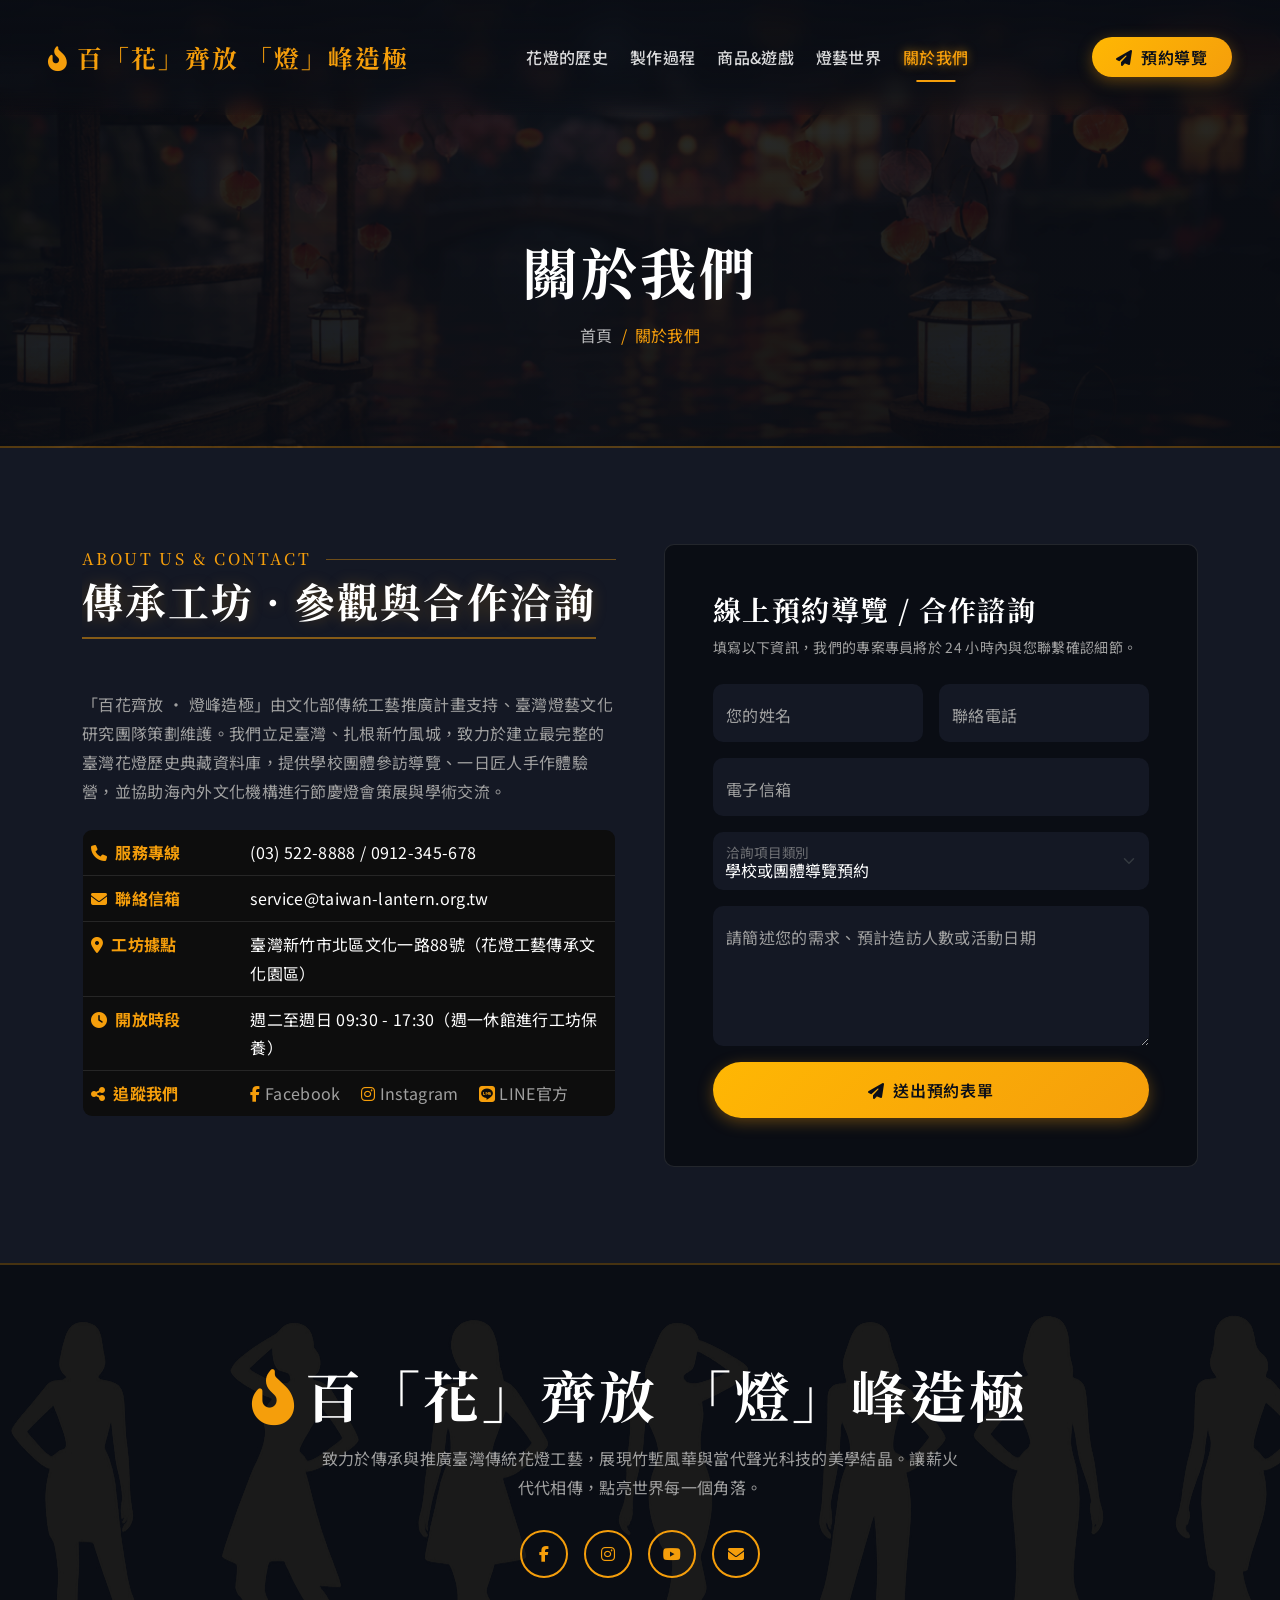
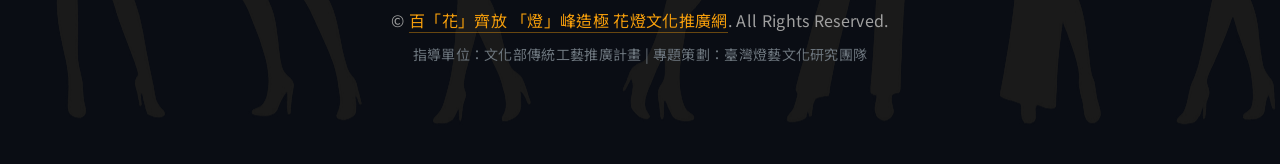
<file: contact.html>
<!doctype html>
<html lang="zh-TW">
  <head>
    <meta charset="utf-8" />
    <title>關於我們 | 百「花」齊放 「燈」峰造極 - 工坊導覽與合作洽詢</title>
    <meta content="width=device-width, initial-scale=1.0" name="viewport" />
    <meta content="關於我們, 花燈工坊預約, 臺灣花燈導覽, 新竹花燈參觀, 花燈客製合作" name="keywords" />
    <meta content="歡迎蒞臨「百花齊放 燈峰造極」花燈文化推廣中心。我們提供工坊參觀導覽、一日學徒體驗預約、校園教學合作與大型節慶花燈訂製諮詢。" name="description" />

    <!-- Favicon -->
    <link href="img/favicon.ico" rel="icon" />

    <!-- Google Web Fonts -->
    <link rel="preconnect" href="https://fonts.googleapis.com" />
    <link rel="preconnect" href="https://fonts.gstatic.com" crossorigin />
    <link
      href="https://fonts.googleapis.com/css2?family=Ma+Shan+Zheng&family=Noto+Sans+TC:wght@300;400;500;700&family=Noto+Serif+TC:wght@400;600;700;900&display=swap"
      rel="stylesheet"
    />

    <!-- Icon Font Stylesheet -->
    <link
      href="https://cdnjs.cloudflare.com/ajax/libs/font-awesome/6.5.0/css/all.min.css"
      rel="stylesheet"
    />
    <link
      href="https://cdn.jsdelivr.net/npm/bootstrap-icons@1.11.0/font/bootstrap-icons.css"
      rel="stylesheet"
    />

    <!-- Libraries Stylesheet -->
    <link href="lib/animate/animate.min.css" rel="stylesheet" />
    <link href="lib/lightbox/css/lightbox.min.css" rel="stylesheet" />
    <link href="lib/owlcarousel/assets/owl.carousel.min.css" rel="stylesheet" />

    <!-- Customized Bootstrap Stylesheet -->
    <link href="css/bootstrap.min.css" rel="stylesheet" />

    <!-- Template Stylesheet -->
    <link href="css/style.css" rel="stylesheet" />
  </head>

  <body>
    <!-- Spinner Start -->
    <div
      id="spinner"
      class="show bg-dark position-fixed translate-middle w-100 vh-100 top-50 start-50 d-flex align-items-center justify-content-center"
    >
      <div
        class="spinner-grow text-primary"
        style="width: 3.5rem; height: 3.5rem"
        role="status"
      >
        <span class="sr-only">載入中...</span>
      </div>
    </div>
    <!-- Spinner End -->

    <!-- Header Start -->
    <div class="container-fluid p-0">
      <nav class="navbar navbar-expand-lg navbar-dark px-lg-5">
        <a href="index.html" class="navbar-brand ms-4 ms-lg-0">
          <h2 class="mb-0 text-primary">
            <i class="fa-solid fa-fire-flame-curved me-2"></i>百「花」齊放 「燈」峰造極
          </h2>
        </a>
        <button
          type="button"
          class="navbar-toggler me-4"
          data-bs-toggle="collapse"
          data-bs-target="#navbarCollapse"
          aria-label="切換導航欄"
        >
          <span class="navbar-toggler-icon"></span>
        </button>
        <div class="collapse navbar-collapse" id="navbarCollapse">
          <div class="navbar-nav mx-auto p-4 p-lg-0">
            <a href="index.html" class="nav-item nav-link">花燈的歷史</a>
            <a href="about.html" class="nav-item nav-link">製作過程</a>
            <a href="service.html" class="nav-item nav-link">商品&遊戲</a>
            <div class="nav-item dropdown">
              <a
                href="#"
                class="nav-link dropdown-toggle"
                data-bs-toggle="dropdown"
                >燈藝世界</a
              >
              <div class="dropdown-menu m-0">
                <a href="team.html" class="dropdown-item">花燈名師</a>
                <a href="testimonial.html" class="dropdown-item">參觀迴響</a>
                <a href="404.html" class="dropdown-item">尋燈秘境 (404)</a>
              </div>
            </div>
            <a href="contact.html" class="nav-item nav-link active">關於我們</a>
          </div>
          <div class="d-none d-lg-flex">
            <a
              class="btn btn-primary px-4 py-2"
              href="contact.html"
              ><i class="fa-solid fa-paper-plane me-2"></i>預約導覽</a
            >
          </div>
        </div>
      </nav>

      <div class="page-header pb-5">
        <div class="container text-center py-5">
          <h1 class="display-4 text-white mb-3 animated slideInDown">關於我們</h1>
          <nav aria-label="breadcrumb" class="animated slideInDown">
            <ol class="breadcrumb justify-content-center text-uppercase mb-0">
              <li class="breadcrumb-item"><a href="index.html">首頁</a></li>
              <li class="breadcrumb-item text-primary active" aria-current="page">關於我們</li>
            </ol>
          </nav>
        </div>
      </div>
    </div>
    <!-- Header End -->

    <!-- Contact Start -->
    <div class="container-fluid py-5 bg-secondary">
      <div class="container py-5">
        <div class="row g-5">
          <div class="col-lg-6">
            <div class="title wow fadeInUp" data-wow-delay="0.1s">
              <div class="title-left">
                <h5>ABOUT US & CONTACT</h5>
                <h1>傳承工坊 · 參觀與合作洽詢</h1>
              </div>
            </div>
            <p class="text-light mb-4 wow fadeInUp" data-wow-delay="0.2s">
              「百花齊放 · 燈峰造極」由文化部傳統工藝推廣計畫支持、臺灣燈藝文化研究團隊策劃維護。我們立足臺灣、扎根新竹風城，致力於建立最完整的臺灣花燈歷史典藏資料庫，提供學校團體參訪導覽、一日匠人手作體驗營，並協助海內外文化機構進行節慶燈會策展與學術交流。
            </p>
            <table class="table table-dark mb-0 wow fadeInUp rounded-3 overflow-hidden border border-secondary" data-wow-delay="0.3s">
              <tbody>
                <tr>
                  <td class="text-primary fw-bold" style="width: 30%;"><i class="fa-solid fa-phone me-2"></i>服務專線</td>
                  <td>(03) 522-8888 / 0912-345-678</td>
                </tr>
                <tr>
                  <td class="text-primary fw-bold"><i class="fa-solid fa-envelope me-2"></i>聯絡信箱</td>
                  <td>service@taiwan-lantern.org.tw</td>
                </tr>
                <tr>
                  <td class="text-primary fw-bold"><i class="fa-solid fa-location-dot me-2"></i>工坊據點</td>
                  <td>臺灣新竹市北區文化一路88號（花燈工藝傳承文化園區）</td>
                </tr>
                <tr>
                  <td class="text-primary fw-bold"><i class="fa-solid fa-clock me-2"></i>開放時段</td>
                  <td>週二至週日 09:30 - 17:30（週一休館進行工坊保養）</td>
                </tr>
                <tr class="border-dark">
                  <td class="text-primary fw-bold"><i class="fa-solid fa-share-nodes me-2"></i>追蹤我們</td>
                  <td>
                    <a class="me-3 text-light" href="#!" aria-label="Facebook"><i class="fab fa-facebook-f text-primary"></i> Facebook</a>
                    <a class="me-3 text-light" href="#!" aria-label="Instagram"><i class="fab fa-instagram text-primary"></i> Instagram</a>
                    <a class="me-3 text-light" href="#!" aria-label="LINE"><i class="fab fa-line text-primary"></i> LINE官方</a>
                  </td>
                </tr>
              </tbody>
            </table>
          </div>
          <div class="col-lg-6 wow fadeInUp" data-wow-delay="0.5s">
            <div class="p-4 p-md-5 rounded-3 bg-dark border border-secondary">
              <h3 class="text-white mb-2">線上預約導覽 / 合作諮詢</h3>
              <p class="text-light small mb-4">填寫以下資訊，我們的專案專員將於 24 小時內與您聯繫確認細節。</p>
              <form>
                <div class="row g-3">
                  <div class="col-md-6">
                    <div class="form-floating">
                      <input type="text" class="form-control bg-secondary text-white border-0" id="name" placeholder="您的姓名" required />
                      <label for="name" class="text-light">您的姓名</label>
                    </div>
                  </div>
                  <div class="col-md-6">
                    <div class="form-floating">
                      <input type="tel" class="form-control bg-secondary text-white border-0" id="phone" placeholder="聯絡電話" required />
                      <label for="phone" class="text-light">聯絡電話</label>
                    </div>
                  </div>
                  <div class="col-12">
                    <div class="form-floating">
                      <input type="email" class="form-control bg-secondary text-white border-0" id="email" placeholder="電子信箱" required />
                      <label for="email" class="text-light">電子信箱</label>
                    </div>
                  </div>
                  <div class="col-12">
                    <div class="form-floating">
                      <select class="form-select bg-secondary text-white border-0" id="category" aria-label="洽詢類別">
                        <option value="1" selected>學校或團體導覽預約</option>
                        <option value="2">親子 DIY 花燈體驗工作坊</option>
                        <option value="3">大型節慶花燈訂製專案</option>
                        <option value="4">文化展覽合作與學術交流</option>
                        <option value="5">其他洽詢事宜</option>
                      </select>
                      <label for="category" class="text-light">洽詢項目類別</label>
                    </div>
                  </div>
                  <div class="col-12">
                    <div class="form-floating">
                      <textarea class="form-control bg-secondary text-white border-0" placeholder="留言內容" id="message" style="height: 140px"></textarea>
                      <label for="message" class="text-light">請簡述您的需求、預計造訪人數或活動日期</label>
                    </div>
                  </div>
                  <div class="col-12">
                    <button class="btn btn-primary w-100 py-3" type="button" onclick="alert('感謝您的預約諮詢！專案專員將盡速與您聯繫確認。')">
                      <i class="fa-solid fa-paper-plane me-2"></i>送出預約表單
                    </button>
                  </div>
                </div>
              </form>
            </div>
          </div>
        </div>
      </div>
    </div>
    <!-- Contact End -->

    <!-- Footer Start -->
    <div
      class="container-fluid bg-dark text-light footer py-5 wow fadeIn"
      data-wow-delay="0.1s"
    >
      <div class="container text-center py-5">
        <a href="index.html">
          <h1 class="display-4 mb-3 text-white">
            <i class="fa-solid fa-fire-flame-curved text-primary me-2"></i>百「花」齊放 「燈」峰造極
          </h1>
        </a>
        <p class="text-light mb-4 mx-auto" style="max-width: 650px;">
          致力於傳承與推廣臺灣傳統花燈工藝，展現竹塹風華與當代聲光科技的美學結晶。讓薪火代代相傳，點亮世界每一個角落。
        </p>
        <div class="d-flex justify-content-center mb-4 gap-2">
          <a class="btn btn-lg-square btn-outline-primary border-2 m-1" href="#!" aria-label="Facebook"><i class="fab fa-facebook-f"></i></a>
          <a class="btn btn-lg-square btn-outline-primary border-2 m-1" href="#!" aria-label="Instagram"><i class="fab fa-instagram"></i></a>
          <a class="btn btn-lg-square btn-outline-primary border-2 m-1" href="#!" aria-label="YouTube"><i class="fab fa-youtube"></i></a>
          <a class="btn btn-lg-square btn-outline-primary border-2 m-1" href="contact.html" aria-label="聯絡我們"><i class="fa-solid fa-envelope"></i></a>
        </div>
        <p class="mb-2">
          &copy; <a class="border-bottom" href="index.html">百「花」齊放 「燈」峰造極 花燈文化推廣網</a>. All Rights Reserved.
        </p>
        <p class="mb-0 text-muted small">
          指導單位：文化部傳統工藝推廣計畫 | 專題策劃：臺灣燈藝文化研究團隊
        </p>
      </div>
    </div>
    <!-- Footer End -->

    <!-- Back to Top -->
    <a
      href="#"
      class="btn btn-primary border-2 btn-lg-square back-to-top"
      aria-label="回到頁首"
      ><i class="bi bi-arrow-up"></i
    ></a>

    <!-- JavaScript Libraries -->
    <script src="https://code.jquery.com/jquery-3.4.1.min.js"></script>
    <script src="https://cdn.jsdelivr.net/npm/bootstrap@5.0.0/dist/js/bootstrap.bundle.min.js"></script>
    <script src="lib/wow/wow.min.js"></script>
    <script src="lib/easing/easing.min.js"></script>
    <script src="lib/waypoints/waypoints.min.js"></script>
    <script src="lib/owlcarousel/owl.carousel.min.js"></script>
    <script src="lib/lightbox/js/lightbox.min.js"></script>

    <!-- Template Javascript -->
    <script src="js/main.js"></script>
  </body>
</html>
</file>
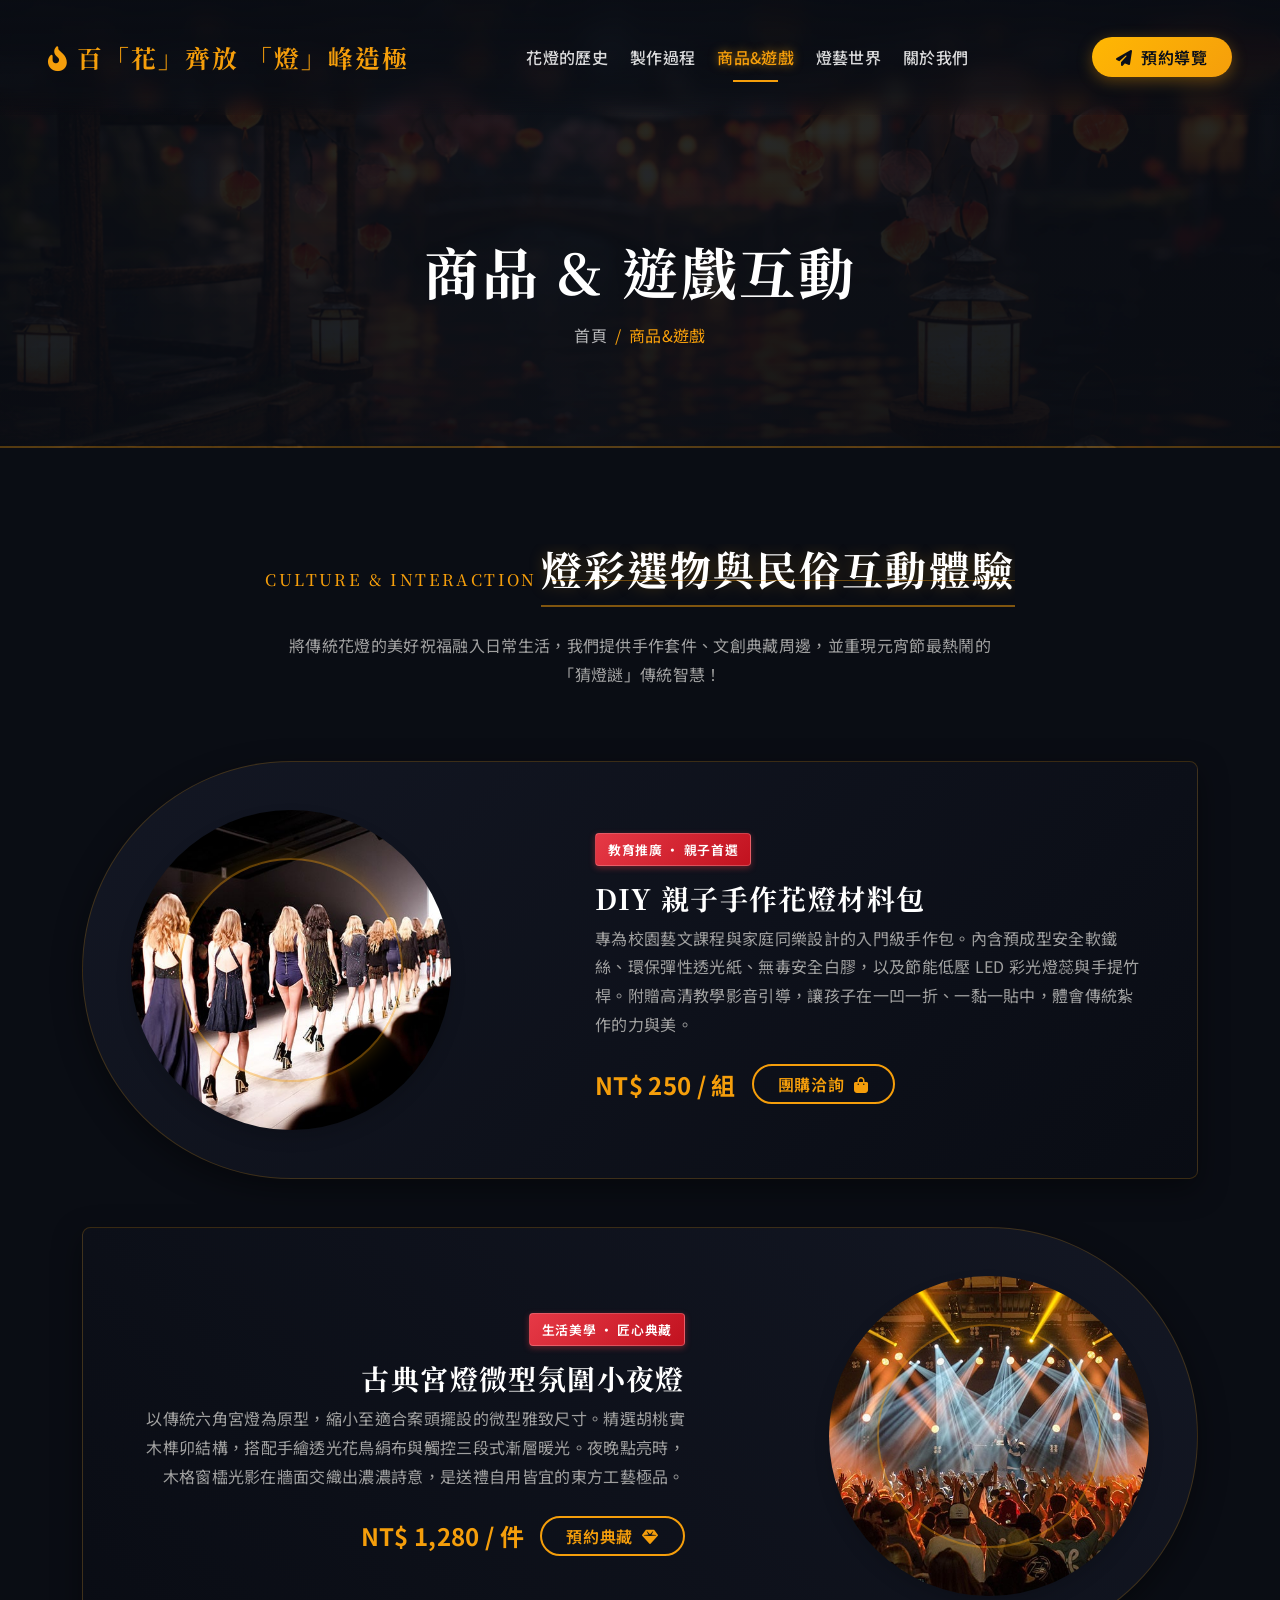
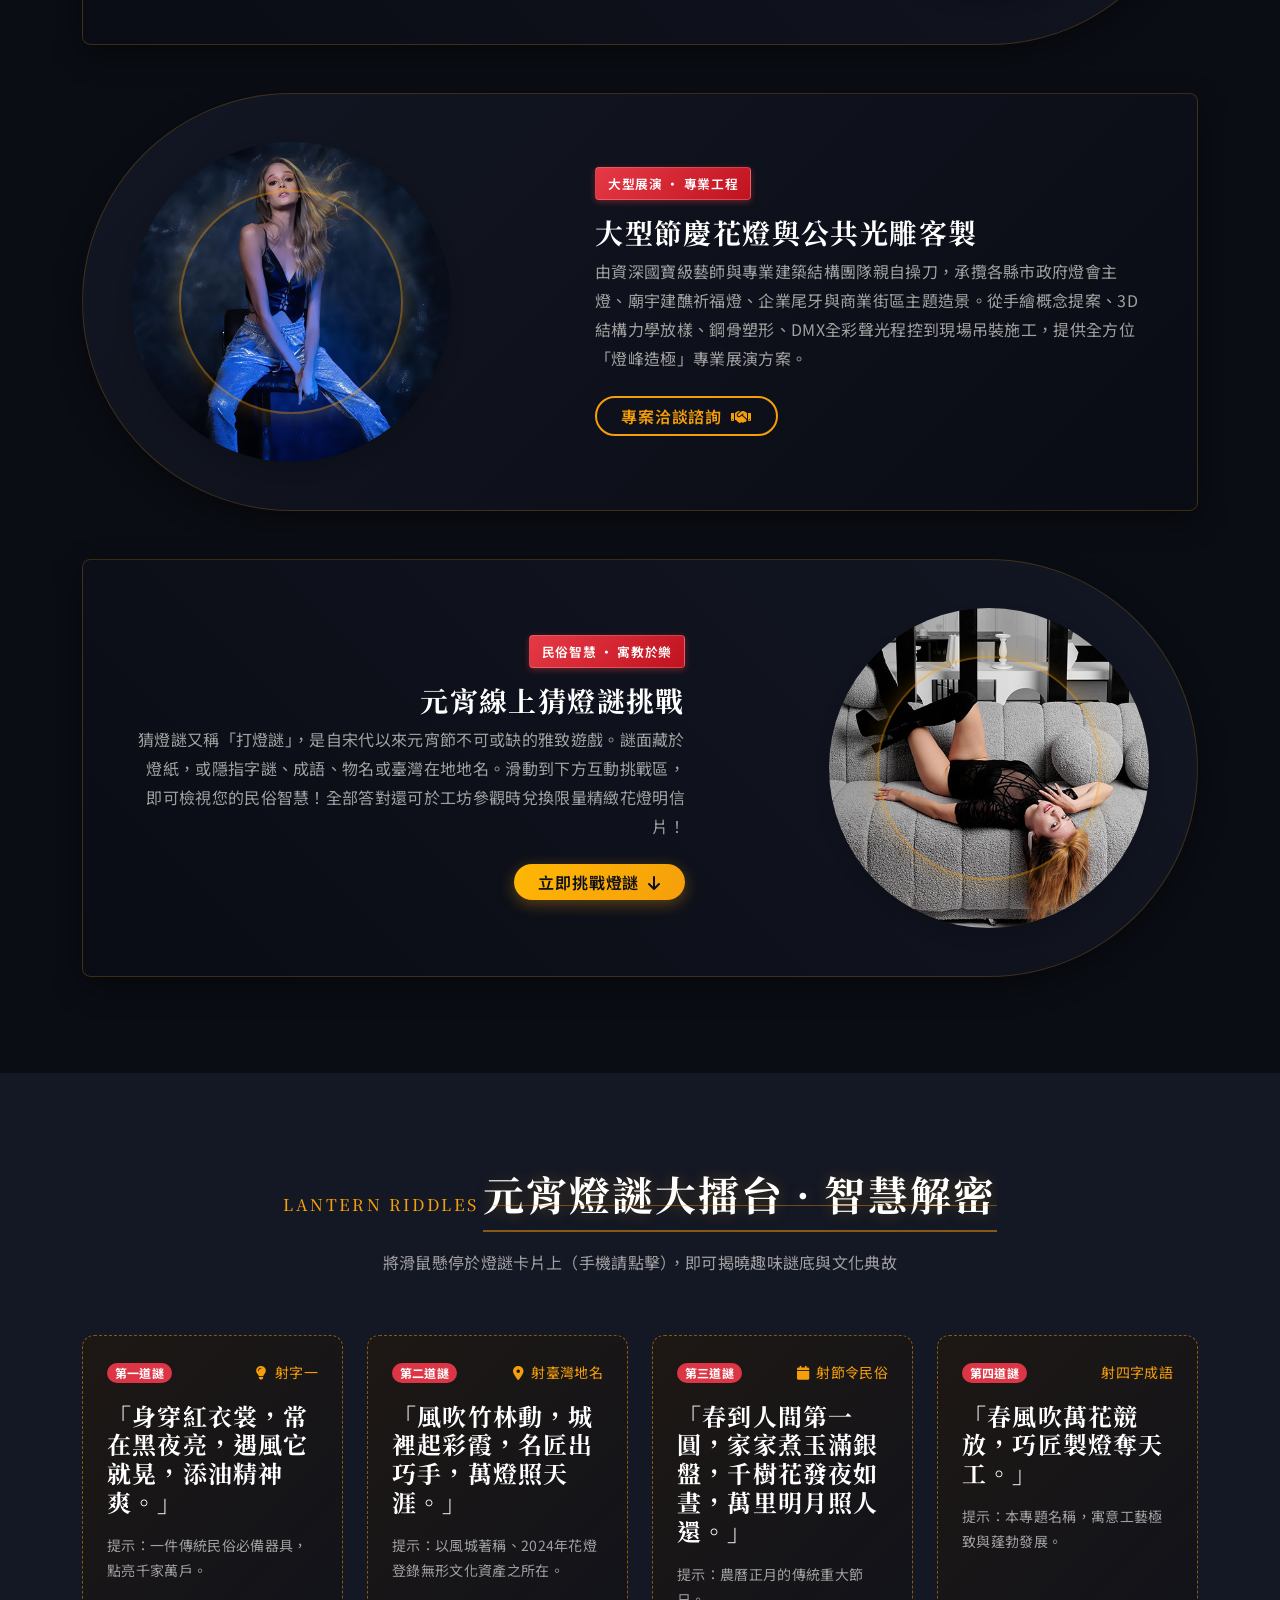
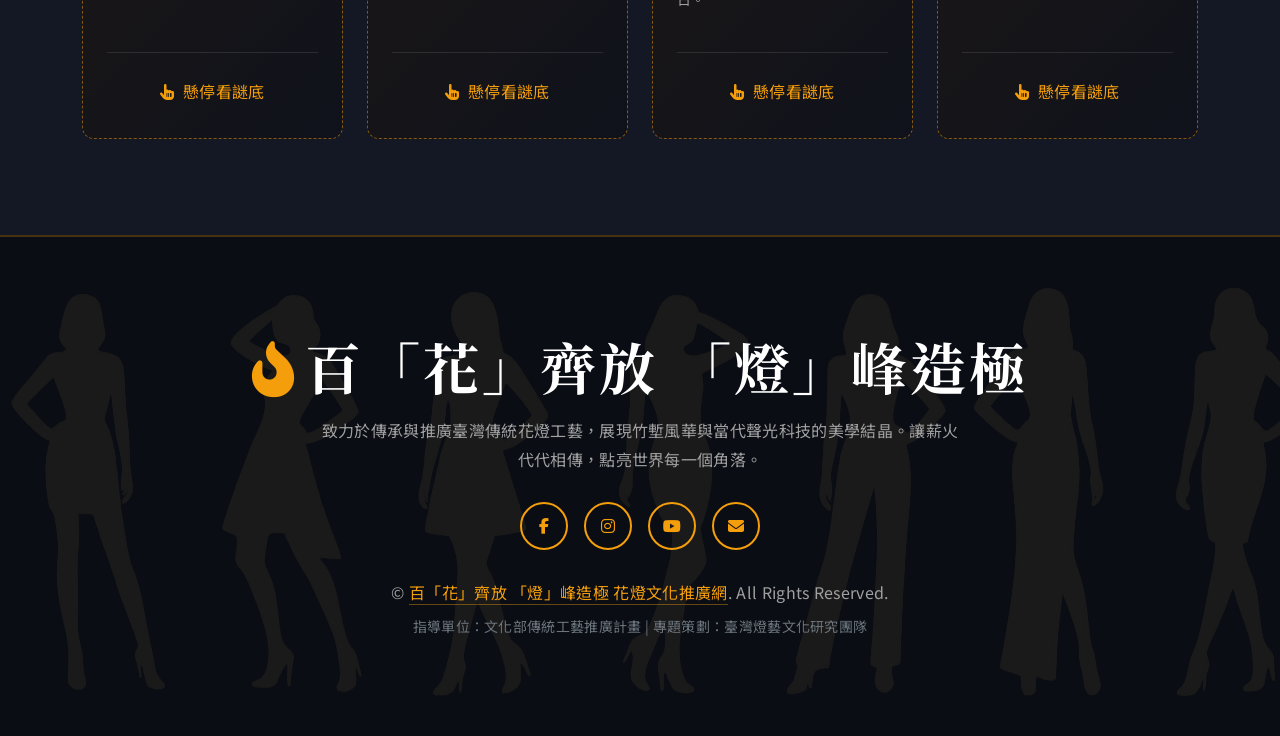
<file: service.html>
<!doctype html>
<html lang="zh-TW">
  <head>
    <meta charset="utf-8" />
    <title>商品&遊戲 | 百「花」齊放 「燈」峰造極 - 文創手作與線上猜燈謎</title>
    <meta content="width=device-width, initial-scale=1.0" name="viewport" />
    <meta content="DIY花燈材料包, 元宵猜燈謎, 花燈文創周邊, 燈會訂製, 傳統工藝體驗, 猜燈謎遊戲" name="keywords" />
    <meta content="百「花」齊放 「燈」峰造極——探索 DIY 花燈材料包、文創伴手禮、大型節慶花燈訂製，並親自挑戰趣味滿滿的元宵線上猜燈謎遊戲！" name="description" />

    <!-- Favicon -->
    <link href="img/favicon.ico" rel="icon" />

    <!-- Google Web Fonts -->
    <link rel="preconnect" href="https://fonts.googleapis.com" />
    <link rel="preconnect" href="https://fonts.gstatic.com" crossorigin />
    <link
      href="https://fonts.googleapis.com/css2?family=Ma+Shan+Zheng&family=Noto+Sans+TC:wght@300;400;500;700&family=Noto+Serif+TC:wght@400;600;700;900&display=swap"
      rel="stylesheet"
    />

    <!-- Icon Font Stylesheet -->
    <link
      href="https://cdnjs.cloudflare.com/ajax/libs/font-awesome/6.5.0/css/all.min.css"
      rel="stylesheet"
    />
    <link
      href="https://cdn.jsdelivr.net/npm/bootstrap-icons@1.11.0/font/bootstrap-icons.css"
      rel="stylesheet"
    />

    <!-- Libraries Stylesheet -->
    <link href="lib/animate/animate.min.css" rel="stylesheet" />
    <link href="lib/lightbox/css/lightbox.min.css" rel="stylesheet" />
    <link href="lib/owlcarousel/assets/owl.carousel.min.css" rel="stylesheet" />

    <!-- Customized Bootstrap Stylesheet -->
    <link href="css/bootstrap.min.css" rel="stylesheet" />

    <!-- Template Stylesheet -->
    <link href="css/style.css" rel="stylesheet" />
  </head>

  <body>
    <!-- Spinner Start -->
    <div
      id="spinner"
      class="show bg-dark position-fixed translate-middle w-100 vh-100 top-50 start-50 d-flex align-items-center justify-content-center"
    >
      <div
        class="spinner-grow text-primary"
        style="width: 3.5rem; height: 3.5rem"
        role="status"
      >
        <span class="sr-only">載入中...</span>
      </div>
    </div>
    <!-- Spinner End -->

    <!-- Header Start -->
    <div class="container-fluid p-0">
      <nav class="navbar navbar-expand-lg navbar-dark px-lg-5">
        <a href="index.html" class="navbar-brand ms-4 ms-lg-0">
          <h2 class="mb-0 text-primary">
            <i class="fa-solid fa-fire-flame-curved me-2"></i>百「花」齊放 「燈」峰造極
          </h2>
        </a>
        <button
          type="button"
          class="navbar-toggler me-4"
          data-bs-toggle="collapse"
          data-bs-target="#navbarCollapse"
          aria-label="切換導航欄"
        >
          <span class="navbar-toggler-icon"></span>
        </button>
        <div class="collapse navbar-collapse" id="navbarCollapse">
          <div class="navbar-nav mx-auto p-4 p-lg-0">
            <a href="index.html" class="nav-item nav-link">花燈的歷史</a>
            <a href="about.html" class="nav-item nav-link">製作過程</a>
            <a href="service.html" class="nav-item nav-link active">商品&遊戲</a>
            <div class="nav-item dropdown">
              <a
                href="#"
                class="nav-link dropdown-toggle"
                data-bs-toggle="dropdown"
                >燈藝世界</a
              >
              <div class="dropdown-menu m-0">
                <a href="team.html" class="dropdown-item">花燈名師</a>
                <a href="testimonial.html" class="dropdown-item">參觀迴響</a>
                <a href="404.html" class="dropdown-item">尋燈秘境 (404)</a>
              </div>
            </div>
            <a href="contact.html" class="nav-item nav-link">關於我們</a>
          </div>
          <div class="d-none d-lg-flex">
            <a
              class="btn btn-primary px-4 py-2"
              href="contact.html"
              ><i class="fa-solid fa-paper-plane me-2"></i>預約導覽</a
            >
          </div>
        </div>
      </nav>

      <div class="page-header pb-5">
        <div class="container text-center py-5">
          <h1 class="display-4 text-white mb-3 animated slideInDown">商品 & 遊戲互動</h1>
          <nav aria-label="breadcrumb" class="animated slideInDown">
            <ol class="breadcrumb justify-content-center text-uppercase mb-0">
              <li class="breadcrumb-item"><a href="index.html">首頁</a></li>
              <li class="breadcrumb-item text-primary active" aria-current="page">商品&遊戲</li>
            </ol>
          </nav>
        </div>
      </div>
    </div>
    <!-- Header End -->

    <!-- Services / Products Start -->
    <div class="container-fluid py-5">
      <div class="container py-5">
        <div class="text-center">
          <div class="title wow fadeInUp" data-wow-delay="0.1s">
            <div class="title-center">
              <h5>CULTURE & INTERACTION</h5>
              <h1>燈彩選物與民俗互動體驗</h1>
              <p class="text-light mt-3 mx-auto" style="max-width: 720px;">
                將傳統花燈的美好祝福融入日常生活，我們提供手作套件、文創典藏周邊，並重現元宵節最熱鬧的「猜燈謎」傳統智慧！
              </p>
            </div>
          </div>
        </div>

        <!-- 服務/商品 1 -->
        <div class="service-item service-item-left">
          <div class="row g-0 align-items-center">
            <div class="col-md-5">
              <div class="service-img p-4 p-lg-5 wow fadeInRight text-center" data-wow-delay="0.2s">
                <img
                  class="img-fluid rounded-circle shadow"
                  src="img/service-1.jpg"
                  alt="DIY 手作花燈體驗材料包"
                  style="width: 320px; height: 320px; object-fit: cover;"
                />
              </div>
            </div>
            <div class="col-md-7">
              <div class="service-text px-4 px-md-5 py-4 py-md-5 wow fadeInRight" data-wow-delay="0.4s">
                <div class="lantern-badge mb-3">教育推廣 · 親子首選</div>
                <h3 class="text-uppercase text-white">DIY 親子手作花燈材料包</h3>
                <p class="mb-4 text-light">
                  專為校園藝文課程與家庭同樂設計的入門級手作包。內含預成型安全軟鐵絲、環保彈性透光紙、無毒安全白膠，以及節能低壓 LED 彩光燈蕊與手提竹桿。附贈高清教學影音引導，讓孩子在一凹一折、一黏一貼中，體會傳統紮作的力與美。
                </p>
                <div class="d-flex align-items-center gap-3">
                  <span class="fs-4 text-primary fw-bold">NT$ 250 / 組</span>
                  <a class="btn btn-outline-primary border-2 px-4" href="contact.html">團購洽詢 <i class="fa fa-shopping-bag ms-1"></i></a>
                </div>
              </div>
            </div>
          </div>
        </div>

        <!-- 服務/商品 2 -->
        <div class="service-item service-item-right">
          <div class="row g-0 align-items-center">
            <div class="col-md-5 order-md-1 text-md-end text-center">
              <div class="service-img p-4 p-lg-5 wow fadeInLeft" data-wow-delay="0.2s">
                <img
                  class="img-fluid rounded-circle shadow"
                  src="img/service-2.jpg"
                  alt="文創雅致生活周邊"
                  style="width: 320px; height: 320px; object-fit: cover;"
                />
              </div>
            </div>
            <div class="col-md-7">
              <div class="service-text px-4 px-md-5 py-4 py-md-5 text-md-end wow fadeInLeft" data-wow-delay="0.4s">
                <div class="lantern-badge mb-3">生活美學 · 匠心典藏</div>
                <h3 class="text-uppercase text-white">古典宮燈微型氛圍小夜燈</h3>
                <p class="mb-4 text-light">
                  以傳統六角宮燈為原型，縮小至適合案頭擺設的微型雅致尺寸。精選胡桃實木榫卯結構，搭配手繪透光花鳥絹布與觸控三段式漸層暖光。夜晚點亮時，木格窗櫺光影在牆面交織出濃濃詩意，是送禮自用皆宜的東方工藝極品。
                </p>
                <div class="d-flex align-items-center justify-content-md-end gap-3">
                  <span class="fs-4 text-primary fw-bold">NT$ 1,280 / 件</span>
                  <a class="btn btn-outline-primary border-2 px-4" href="contact.html">預約典藏 <i class="fa fa-gem ms-1"></i></a>
                </div>
              </div>
            </div>
          </div>
        </div>

        <!-- 服務/商品 3 -->
        <div class="service-item service-item-left">
          <div class="row g-0 align-items-center">
            <div class="col-md-5">
              <div class="service-img p-4 p-lg-5 wow fadeInRight text-center" data-wow-delay="0.2s">
                <img
                  class="img-fluid rounded-circle shadow"
                  src="img/service-3.jpg"
                  alt="大型節慶花燈訂製"
                  style="width: 320px; height: 320px; object-fit: cover;"
                />
              </div>
            </div>
            <div class="col-md-7">
              <div class="service-text px-4 px-md-5 py-4 py-md-5 wow fadeInRight" data-wow-delay="0.4s">
                <div class="lantern-badge mb-3">大型展演 · 專業工程</div>
                <h3 class="text-uppercase text-white">大型節慶花燈與公共光雕客製</h3>
                <p class="mb-4 text-light">
                  由資深國寶級藝師與專業建築結構團隊親自操刀，承攬各縣市政府燈會主燈、廟宇建醮祈福燈、企業尾牙與商業街區主題造景。從手繪概念提案、3D結構力學放樣、鋼骨塑形、DMX全彩聲光程控到現場吊裝施工，提供全方位「燈峰造極」專業展演方案。
                </p>
                <a class="btn btn-outline-primary border-2 px-4" href="contact.html">專案洽談諮詢 <i class="fa fa-handshake ms-1"></i></a>
              </div>
            </div>
          </div>
        </div>

        <!-- 服務/商品 4 -->
        <div class="service-item service-item-right">
          <div class="row g-0 align-items-center">
            <div class="col-md-5 order-md-1 text-md-end text-center">
              <div class="service-img p-4 p-lg-5 wow fadeInLeft" data-wow-delay="0.2s">
                <img
                  class="img-fluid rounded-circle shadow"
                  src="img/service-4.jpg"
                  alt="元宵猜燈謎互動"
                  style="width: 320px; height: 320px; object-fit: cover;"
                />
              </div>
            </div>
            <div class="col-md-7">
              <div class="service-text px-4 px-md-5 py-4 py-md-5 text-md-end wow fadeInLeft" data-wow-delay="0.4s">
                <div class="lantern-badge mb-3">民俗智慧 · 寓教於樂</div>
                <h3 class="text-uppercase text-white">元宵線上猜燈謎挑戰</h3>
                <p class="mb-4 text-light">
                  猜燈謎又稱「打燈謎」，是自宋代以來元宵節不可或缺的雅致遊戲。謎面藏於燈紙，或隱指字謎、成語、物名或臺灣在地地名。滑動到下方互動挑戰區，即可檢視您的民俗智慧！全部答對還可於工坊參觀時兌換限量精緻花燈明信片！
                </p>
                <a class="btn btn-primary px-4" href="#riddle-interactive">立即挑戰燈謎 <i class="fa fa-arrow-down ms-1"></i></a>
              </div>
            </div>
          </div>
        </div>
      </div>
    </div>
    <!-- Services End -->

    <!-- Interactive Riddle Section Start -->
    <div class="container-fluid py-5 bg-secondary" id="riddle-interactive">
      <div class="container py-5">
        <div class="text-center">
          <div class="title wow fadeInUp" data-wow-delay="0.1s">
            <div class="title-center">
              <h5>LANTERN RIDDLES</h5>
              <h1>元宵燈謎大擂台 · 智慧解密</h1>
              <p class="text-light mt-2">將滑鼠懸停於燈謎卡片上（手機請點擊），即可揭曉趣味謎底與文化典故</p>
            </div>
          </div>
        </div>

        <div class="row g-4">
          <!-- 燈謎 1 -->
          <div class="col-md-6 col-lg-3 wow fadeInUp" data-wow-delay="0.1s">
            <div class="riddle-card h-100 d-flex flex-column justify-content-between">
              <div>
                <div class="d-flex justify-content-between align-items-center mb-3">
                  <span class="badge bg-danger">第一道謎</span>
                  <small class="text-primary"><i class="fa-solid fa-lightbulb me-1"></i> 射字一</small>
                </div>
                <h4 class="text-white mb-3">「身穿紅衣裳，常在黑夜亮，遇風它就晃，添油精神爽。」</h4>
                <p class="text-light small">提示：一件傳統民俗必備器具，點亮千家萬戶。</p>
              </div>
              <div class="mt-4 pt-3 border-top border-secondary">
                <div class="text-center py-2 text-primary font-serif">
                  <i class="fa-solid fa-hand-pointer me-1"></i> 懸停看謎底
                </div>
                <div class="riddle-answer bg-dark p-3 rounded text-center">
                  <h5 class="text-primary mb-1">謎底：【 燈 籠 】</h5>
                  <small class="text-light">象徵光明、圓滿與添丁之意。</small>
                </div>
              </div>
            </div>
          </div>

          <!-- 燈謎 2 -->
          <div class="col-md-6 col-lg-3 wow fadeInUp" data-wow-delay="0.2s">
            <div class="riddle-card h-100 d-flex flex-column justify-content-between">
              <div>
                <div class="d-flex justify-content-between align-items-center mb-3">
                  <span class="badge bg-danger">第二道謎</span>
                  <small class="text-primary"><i class="fa-solid fa-map-marker-alt me-1"></i> 射臺灣地名</small>
                </div>
                <h4 class="text-white mb-3">「風吹竹林動，城裡起彩霞，名匠出巧手，萬燈照天涯。」</h4>
                <p class="text-light small">提示：以風城著稱、2024年花燈登錄無形文化資產之所在。</p>
              </div>
              <div class="mt-4 pt-3 border-top border-secondary">
                <div class="text-center py-2 text-primary font-serif">
                  <i class="fa-solid fa-hand-pointer me-1"></i> 懸停看謎底
                </div>
                <div class="riddle-answer bg-dark p-3 rounded text-center">
                  <h5 class="text-primary mb-1">謎底：【 新 竹 】</h5>
                  <small class="text-light">傳統花燈發源重鎮，蕭在淦大師故里。</small>
                </div>
              </div>
            </div>
          </div>

          <!-- 燈謎 3 -->
          <div class="col-md-6 col-lg-3 wow fadeInUp" data-wow-delay="0.3s">
            <div class="riddle-card h-100 d-flex flex-column justify-content-between">
              <div>
                <div class="d-flex justify-content-between align-items-center mb-3">
                  <span class="badge bg-danger">第三道謎</span>
                  <small class="text-primary"><i class="fa-solid fa-calendar me-1"></i> 射節令民俗</small>
                </div>
                <h4 class="text-white mb-3">「春到人間第一圓，家家煮玉滿銀盤，千樹花發夜如晝，萬里明月照人還。」</h4>
                <p class="text-light small">提示：農曆正月的傳統重大節日。</p>
              </div>
              <div class="mt-4 pt-3 border-top border-secondary">
                <div class="text-center py-2 text-primary font-serif">
                  <i class="fa-solid fa-hand-pointer me-1"></i> 懸停看謎底
                </div>
                <div class="riddle-answer bg-dark p-3 rounded text-center">
                  <h5 class="text-primary mb-1">謎底：【 元 宵 節 】</h5>
                  <small class="text-light">賞花燈、吃湯圓、猜燈謎的小過年。</small>
                </div>
              </div>
            </div>
          </div>

          <!-- 燈謎 4 -->
          <div class="col-md-6 col-lg-3 wow fadeInUp" data-wow-delay="0.4s">
            <div class="riddle-card h-100 d-flex flex-column justify-content-between">
              <div>
                <div class="d-flex justify-content-between align-items-center mb-3">
                  <span class="badge bg-danger">第四道謎</span>
                  <small class="text-primary"><i class="fa-solid fa-sparkles me-1"></i> 射四字成語</small>
                </div>
                <h4 class="text-white mb-3">「春風吹萬花競放，巧匠製燈奪天工。」</h4>
                <p class="text-light small">提示：本專題名稱，寓意工藝極致與蓬勃發展。</p>
              </div>
              <div class="mt-4 pt-3 border-top border-secondary">
                <div class="text-center py-2 text-primary font-serif">
                  <i class="fa-solid fa-hand-pointer me-1"></i> 懸停看謎底
                </div>
                <div class="riddle-answer bg-dark p-3 rounded text-center">
                  <h5 class="text-primary mb-1">謎底：【 百花齊放 · 燈峰造極 】</h5>
                  <small class="text-light">象徵傳統工藝臻於最高殿堂。</small>
                </div>
              </div>
            </div>
          </div>
        </div>
      </div>
    </div>
    <!-- Interactive Riddle Section End -->

    <!-- Footer Start -->
    <div
      class="container-fluid bg-dark text-light footer py-5 wow fadeIn"
      data-wow-delay="0.1s"
    >
      <div class="container text-center py-5">
        <a href="index.html">
          <h1 class="display-4 mb-3 text-white">
            <i class="fa-solid fa-fire-flame-curved text-primary me-2"></i>百「花」齊放 「燈」峰造極
          </h1>
        </a>
        <p class="text-light mb-4 mx-auto" style="max-width: 650px;">
          致力於傳承與推廣臺灣傳統花燈工藝，展現竹塹風華與當代聲光科技的美學結晶。讓薪火代代相傳，點亮世界每一個角落。
        </p>
        <div class="d-flex justify-content-center mb-4 gap-2">
          <a class="btn btn-lg-square btn-outline-primary border-2 m-1" href="#!" aria-label="Facebook"><i class="fab fa-facebook-f"></i></a>
          <a class="btn btn-lg-square btn-outline-primary border-2 m-1" href="#!" aria-label="Instagram"><i class="fab fa-instagram"></i></a>
          <a class="btn btn-lg-square btn-outline-primary border-2 m-1" href="#!" aria-label="YouTube"><i class="fab fa-youtube"></i></a>
          <a class="btn btn-lg-square btn-outline-primary border-2 m-1" href="contact.html" aria-label="聯絡我們"><i class="fa-solid fa-envelope"></i></a>
        </div>
        <p class="mb-2">
          &copy; <a class="border-bottom" href="index.html">百「花」齊放 「燈」峰造極 花燈文化推廣網</a>. All Rights Reserved.
        </p>
        <p class="mb-0 text-muted small">
          指導單位：文化部傳統工藝推廣計畫 | 專題策劃：臺灣燈藝文化研究團隊
        </p>
      </div>
    </div>
    <!-- Footer End -->

    <!-- Back to Top -->
    <a
      href="#"
      class="btn btn-primary border-2 btn-lg-square back-to-top"
      aria-label="回到頁首"
      ><i class="bi bi-arrow-up"></i
    ></a>

    <!-- JavaScript Libraries -->
    <script src="https://code.jquery.com/jquery-3.4.1.min.js"></script>
    <script src="https://cdn.jsdelivr.net/npm/bootstrap@5.0.0/dist/js/bootstrap.bundle.min.js"></script>
    <script src="lib/wow/wow.min.js"></script>
    <script src="lib/easing/easing.min.js"></script>
    <script src="lib/waypoints/waypoints.min.js"></script>
    <script src="lib/owlcarousel/owl.carousel.min.js"></script>
    <script src="lib/lightbox/js/lightbox.min.js"></script>

    <!-- Template Javascript -->
    <script src="js/main.js"></script>
  </body>
</html>
</file>
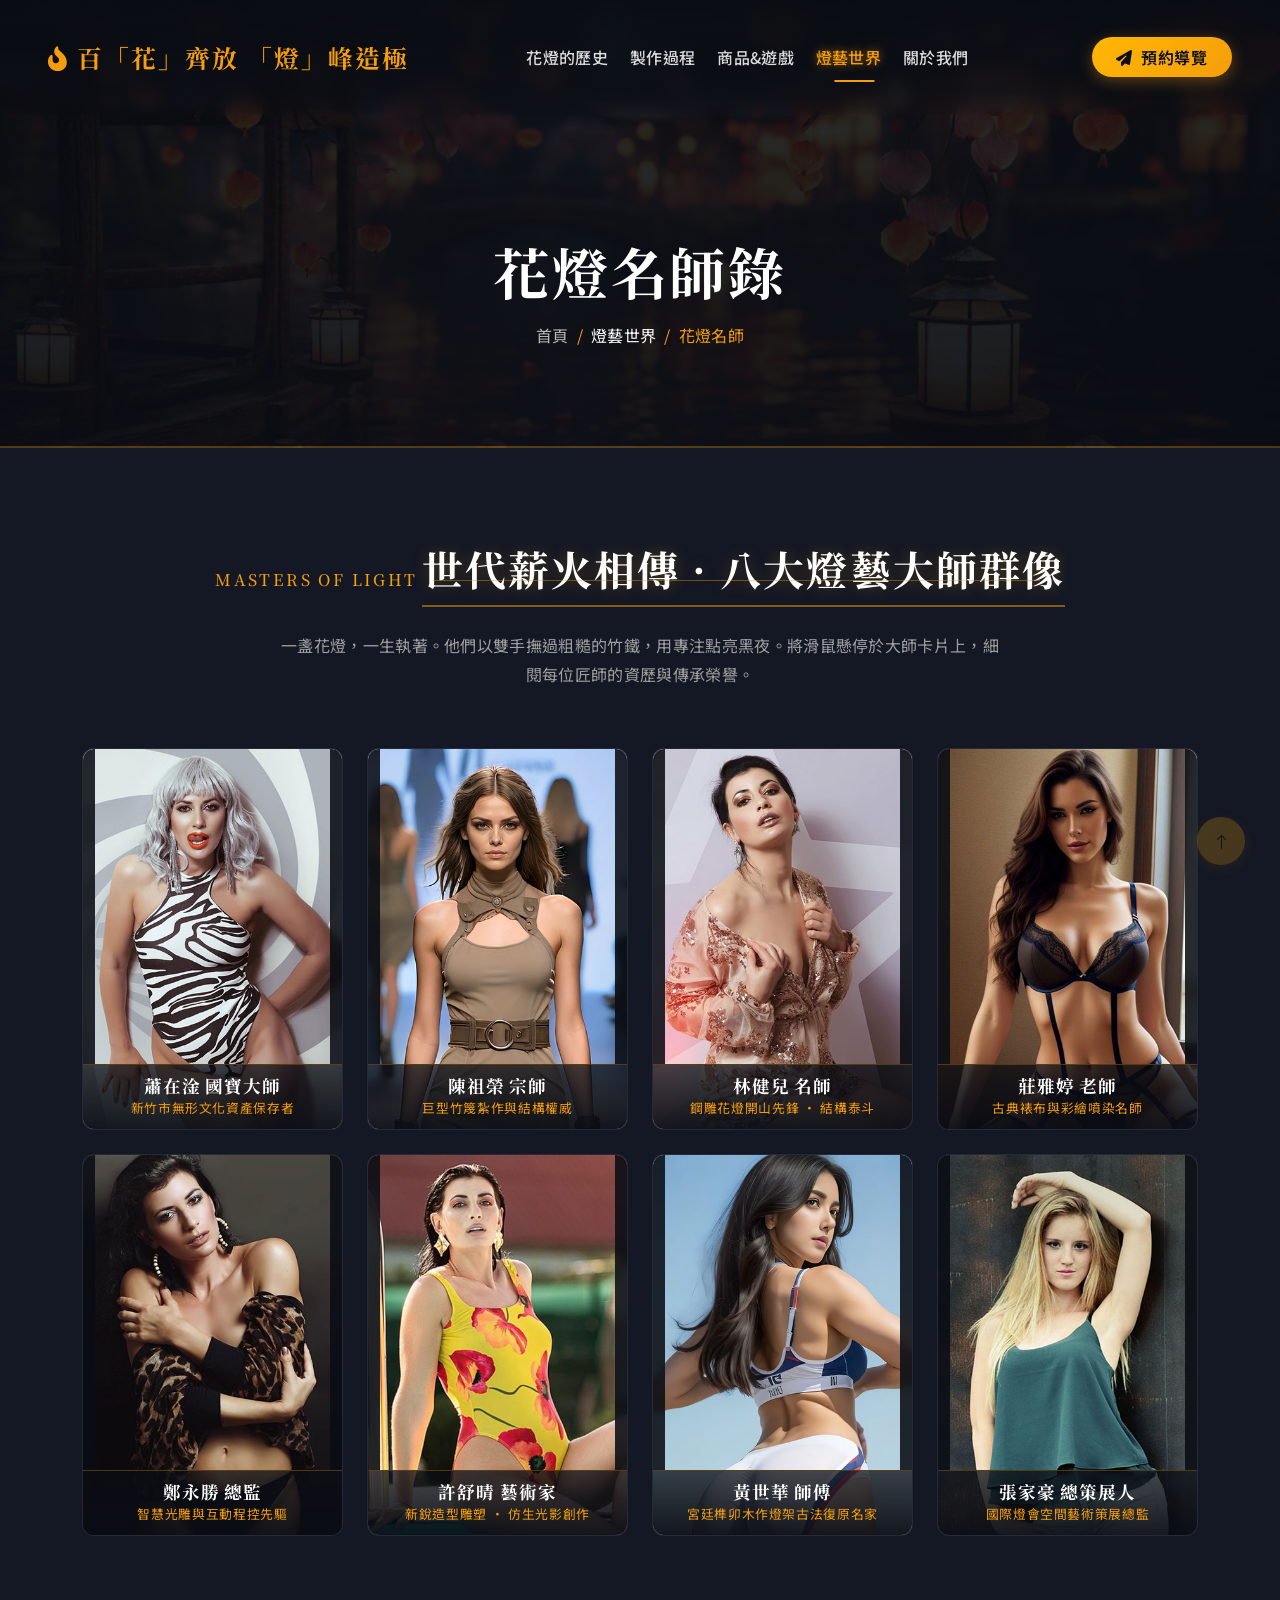
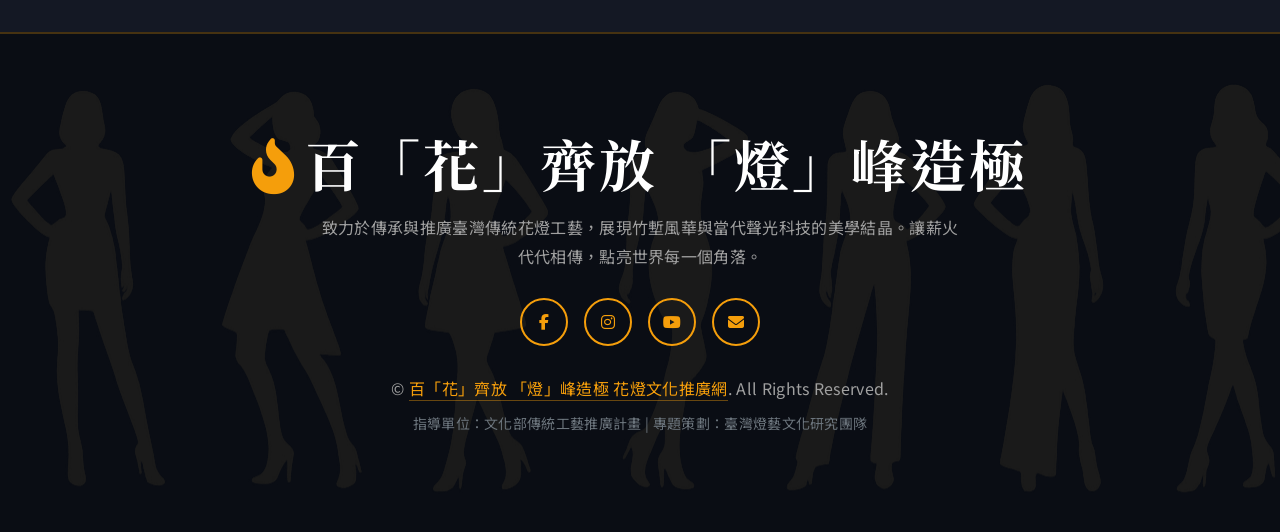
<file: team.html>
<!doctype html>
<html lang="zh-TW">
  <head>
    <meta charset="utf-8" />
    <title>花燈名師 | 百「花」齊放 「燈」峰造極 - 國寶匠人與當代燈藝大師</title>
    <meta content="width=device-width, initial-scale=1.0" name="viewport" />
    <meta content="蕭在淦, 花燈大師, 花燈名師, 傳統工藝師, 新竹花燈保存者, 臺灣燈藝家" name="keywords" />
    <meta content="遇見臺灣花燈背後的靈魂推手——從一甲子匠心的國寶宗師蕭在淦，到跨界融合光電的當代先鋒，記錄世代薪傳的璀璨篇章。" name="description" />

    <!-- Favicon -->
    <link href="img/favicon.ico" rel="icon" />

    <!-- Google Web Fonts -->
    <link rel="preconnect" href="https://fonts.googleapis.com" />
    <link rel="preconnect" href="https://fonts.gstatic.com" crossorigin />
    <link
      href="https://fonts.googleapis.com/css2?family=Ma+Shan+Zheng&family=Noto+Sans+TC:wght@300;400;500;700&family=Noto+Serif+TC:wght@400;600;700;900&display=swap"
      rel="stylesheet"
    />

    <!-- Icon Font Stylesheet -->
    <link
      href="https://cdnjs.cloudflare.com/ajax/libs/font-awesome/6.5.0/css/all.min.css"
      rel="stylesheet"
    />
    <link
      href="https://cdn.jsdelivr.net/npm/bootstrap-icons@1.11.0/font/bootstrap-icons.css"
      rel="stylesheet"
    />

    <!-- Libraries Stylesheet -->
    <link href="lib/animate/animate.min.css" rel="stylesheet" />
    <link href="lib/lightbox/css/lightbox.min.css" rel="stylesheet" />
    <link href="lib/owlcarousel/assets/owl.carousel.min.css" rel="stylesheet" />

    <!-- Customized Bootstrap Stylesheet -->
    <link href="css/bootstrap.min.css" rel="stylesheet" />

    <!-- Template Stylesheet -->
    <link href="css/style.css" rel="stylesheet" />
  </head>

  <body>
    <!-- Spinner Start -->
    <div
      id="spinner"
      class="show bg-dark position-fixed translate-middle w-100 vh-100 top-50 start-50 d-flex align-items-center justify-content-center"
    >
      <div
        class="spinner-grow text-primary"
        style="width: 3.5rem; height: 3.5rem"
        role="status"
      >
        <span class="sr-only">載入中...</span>
      </div>
    </div>
    <!-- Spinner End -->

    <!-- Header Start -->
    <div class="container-fluid p-0">
      <nav class="navbar navbar-expand-lg navbar-dark px-lg-5">
        <a href="index.html" class="navbar-brand ms-4 ms-lg-0">
          <h2 class="mb-0 text-primary">
            <i class="fa-solid fa-fire-flame-curved me-2"></i>百「花」齊放 「燈」峰造極
          </h2>
        </a>
        <button
          type="button"
          class="navbar-toggler me-4"
          data-bs-toggle="collapse"
          data-bs-target="#navbarCollapse"
          aria-label="切換導航欄"
        >
          <span class="navbar-toggler-icon"></span>
        </button>
        <div class="collapse navbar-collapse" id="navbarCollapse">
          <div class="navbar-nav mx-auto p-4 p-lg-0">
            <a href="index.html" class="nav-item nav-link">花燈的歷史</a>
            <a href="about.html" class="nav-item nav-link">製作過程</a>
            <a href="service.html" class="nav-item nav-link">商品&遊戲</a>
            <div class="nav-item dropdown">
              <a
                href="#"
                class="nav-link dropdown-toggle active"
                data-bs-toggle="dropdown"
                >燈藝世界</a
              >
              <div class="dropdown-menu m-0">
                <a href="team.html" class="dropdown-item active">花燈名師</a>
                <a href="testimonial.html" class="dropdown-item">參觀迴響</a>
                <a href="404.html" class="dropdown-item">尋燈秘境 (404)</a>
              </div>
            </div>
            <a href="contact.html" class="nav-item nav-link">關於我們</a>
          </div>
          <div class="d-none d-lg-flex">
            <a
              class="btn btn-primary px-4 py-2"
              href="contact.html"
              ><i class="fa-solid fa-paper-plane me-2"></i>預約導覽</a
            >
          </div>
        </div>
      </nav>

      <div class="page-header pb-5">
        <div class="container text-center py-5">
          <h1 class="display-4 text-white mb-3 animated slideInDown">花燈名師錄</h1>
          <nav aria-label="breadcrumb" class="animated slideInDown">
            <ol class="breadcrumb justify-content-center text-uppercase mb-0">
              <li class="breadcrumb-item"><a href="index.html">首頁</a></li>
              <li class="breadcrumb-item text-white">燈藝世界</li>
              <li class="breadcrumb-item text-primary active" aria-current="page">花燈名師</li>
            </ol>
          </nav>
        </div>
      </div>
    </div>
    <!-- Header End -->

    <!-- Masters Team Start -->
    <div class="container-fluid py-5 bg-secondary">
      <div class="container py-5">
        <div class="text-center">
          <div class="title wow fadeInUp" data-wow-delay="0.1s">
            <div class="title-center">
              <h5>MASTERS OF LIGHT</h5>
              <h1>世代薪火相傳 · 八大燈藝大師群像</h1>
              <p class="text-light mt-3 mx-auto" style="max-width: 720px;">
                一盞花燈，一生執著。他們以雙手撫過粗糙的竹鐵，用專注點亮黑夜。將滑鼠懸停於大師卡片上，細閱每位匠師的資歷與傳承榮譽。
              </p>
            </div>
          </div>
        </div>

        <div class="row g-4">
          <!-- 大師 1：蕭在淦 -->
          <div class="col-lg-3 col-md-6 wow fadeInUp" data-wow-delay="0.1s">
            <div class="team-item">
              <div class="team-body">
                <div class="team-before">
                  <span>從藝年資</span>
                  <span>傳承流派</span>
                  <span>擅長工藝</span>
                  <span>傳世巨作</span>
                  <span>獲獎榮譽</span>
                  <span>守護基地</span>
                </div>
                <img class="img-fluid" src="img/team-1.jpg" alt="國寶級花燈藝師 蕭在淦" />
                <div class="team-after">
                  <span>逾 70 年</span>
                  <span>風城竹骨正統</span>
                  <span>徒手劈篾紮骨</span>
                  <span>雙龍搶珠宮燈</span>
                  <span>無形文化資產保存者</span>
                  <span>新竹傳承工坊</span>
                </div>
              </div>
              <a class="team-name" href="#!">
                <h5 class="text-uppercase mb-0">蕭在淦 國寶大師</h5>
                <small>新竹市無形文化資產保存者</small>
              </a>
            </div>
          </div>

          <!-- 大師 2：陳祖榮 -->
          <div class="col-lg-3 col-md-6 wow fadeInUp" data-wow-delay="0.2s">
            <div class="team-item">
              <div class="team-body">
                <div class="team-before">
                  <span>從藝年資</span>
                  <span>傳承流派</span>
                  <span>擅長工藝</span>
                  <span>傳世巨作</span>
                  <span>獲獎榮譽</span>
                  <span>守護基地</span>
                </div>
                <img class="img-fluid" src="img/team-2.jpg" alt="巨型竹篾紮作大師 陳祖榮" />
                <div class="team-after">
                  <span>50 年</span>
                  <span>南派竹篾編織</span>
                  <span>超大型抗風骨架</span>
                  <span>歷屆生肖巨型主燈</span>
                  <span>國家工藝成就榮譽</span>
                  <span>臺灣燈會主燈組</span>
                </div>
              </div>
              <a class="team-name" href="#!">
                <h5 class="text-uppercase mb-0">陳祖榮 宗師</h5>
                <small>巨型竹篾紮作與結構權威</small>
              </a>
            </div>
          </div>

          <!-- 大師 3：林健兒 -->
          <div class="col-lg-3 col-md-6 wow fadeInUp" data-wow-delay="0.3s">
            <div class="team-item">
              <div class="team-body">
                <div class="team-before">
                  <span>從藝年資</span>
                  <span>傳承流派</span>
                  <span>擅長工藝</span>
                  <span>傳世巨作</span>
                  <span>獲獎榮譽</span>
                  <span>守護基地</span>
                </div>
                <img class="img-fluid" src="img/team-3.jpg" alt="鋼雕花燈開山先鋒 林健兒" />
                <div class="team-after">
                  <span>45 年</span>
                  <span>現代立體鋼雕</span>
                  <span>高張力精密點焊</span>
                  <span>齊天大聖鬧天宮</span>
                  <span>燈會特等獎常勝名家</span>
                  <span>傳統造型藝術研究所</span>
                </div>
              </div>
              <a class="team-name" href="#!">
                <h5 class="text-uppercase mb-0">林健兒 名師</h5>
                <small>鋼雕花燈開山先鋒 · 結構泰斗</small>
              </a>
            </div>
          </div>

          <!-- 大師 4：莊雅婷 -->
          <div class="col-lg-3 col-md-6 wow fadeInUp" data-wow-delay="0.4s">
            <div class="team-item">
              <div class="team-body">
                <div class="team-before">
                  <span>從藝年資</span>
                  <span>傳承流派</span>
                  <span>擅長工藝</span>
                  <span>傳世巨作</span>
                  <span>獲獎榮譽</span>
                  <span>守護基地</span>
                </div>
                <img class="img-fluid" src="img/team-4.jpg" alt="刺繡裱布與彩繪大師 莊雅婷" />
                <div class="team-after">
                  <span>32 年</span>
                  <span>東方宮廷絹帛</span>
                  <span>多層次氣刷漸染</span>
                  <span>繁花似錦富貴牡丹</span>
                  <span>臺灣工藝美術大獎</span>
                  <span>花藝彩繪傳習所</span>
                </div>
              </div>
              <a class="team-name" href="#!">
                <h5 class="text-uppercase mb-0">莊雅婷 老師</h5>
                <small>古典裱布與彩繪噴染名師</small>
              </a>
            </div>
          </div>

          <!-- 大師 5：鄭永勝 -->
          <div class="col-lg-3 col-md-6 wow fadeInUp" data-wow-delay="0.1s">
            <div class="team-item">
              <div class="team-body">
                <div class="team-before">
                  <span>從藝年資</span>
                  <span>傳承流派</span>
                  <span>擅長工藝</span>
                  <span>傳世巨作</span>
                  <span>獲獎榮譽</span>
                  <span>守護基地</span>
                </div>
                <img class="img-fluid" src="img/team-5.jpg" alt="光雕程控工程師 鄭永勝" />
                <div class="team-after">
                  <span>20 年</span>
                  <span>當代聲光物聯網</span>
                  <span>DMX全彩動態調光</span>
                  <span>光之森林沉浸展區</span>
                  <span>國際照明設計優選</span>
                  <span>智能光影實驗室</span>
                </div>
              </div>
              <a class="team-name" href="#!">
                <h5 class="text-uppercase mb-0">鄭永勝 總監</h5>
                <small>智慧光雕與互動程控先驅</small>
              </a>
            </div>
          </div>

          <!-- 大師 6：許舒晴 -->
          <div class="col-lg-3 col-md-6 wow fadeInUp" data-wow-delay="0.2s">
            <div class="team-item">
              <div class="team-body">
                <div class="team-before">
                  <span>從藝年資</span>
                  <span>傳承流派</span>
                  <span>擅長工藝</span>
                  <span>傳世巨作</span>
                  <span>獲獎榮譽</span>
                  <span>守護基地</span>
                </div>
                <img class="img-fluid" src="img/team-6.jpg" alt="青年新銳造型雕塑家 許舒晴" />
                <div class="team-after">
                  <span>15 年</span>
                  <span>新世代幾何解構</span>
                  <span>環保再生複合媒材</span>
                  <span>海之呼吸仿生巨鯨</span>
                  <span>青年創新工藝金獎</span>
                  <span>新銳立體雕塑工作室</span>
                </div>
              </div>
              <a class="team-name" href="#!">
                <h5 class="text-uppercase mb-0">許舒晴 藝術家</h5>
                <small>新銳造型雕塑 · 仿生光影創作</small>
              </a>
            </div>
          </div>

          <!-- 大師 7：黃世華 -->
          <div class="col-lg-3 col-md-6 wow fadeInUp" data-wow-delay="0.3s">
            <div class="team-item">
              <div class="team-body">
                <div class="team-before">
                  <span>從藝年資</span>
                  <span>傳承流派</span>
                  <span>擅長工藝</span>
                  <span>傳世巨作</span>
                  <span>獲獎榮譽</span>
                  <span>守護基地</span>
                </div>
                <img class="img-fluid" src="img/team-7.jpg" alt="榫卯宮燈名匠 黃世華" />
                <div class="team-after">
                  <span>38 年</span>
                  <span>古典宮廷榫卯</span>
                  <span>精密窗櫺熱氣旋轉</span>
                  <span>古風重簷走馬宮燈</span>
                  <span>民間傳統木藝保存傳承</span>
                  <span>木作燈亭營造所</span>
                </div>
              </div>
              <a class="team-name" href="#!">
                <h5 class="text-uppercase mb-0">黃世華 師傅</h5>
                <small>宮廷榫卯木作燈架古法復原名家</small>
              </a>
            </div>
          </div>

          <!-- 大師 8：張家豪 -->
          <div class="col-lg-3 col-md-6 wow fadeInUp" data-wow-delay="0.4s">
            <div class="team-item">
              <div class="team-body">
                <div class="team-before">
                  <span>從藝年資</span>
                  <span>傳承流派</span>
                  <span>擅長工藝</span>
                  <span>傳世巨作</span>
                  <span>獲獎榮譽</span>
                  <span>守護基地</span>
                </div>
                <img class="img-fluid" src="img/team-8.jpg" alt="國際燈會空間藝術總監 張家豪" />
                <div class="team-after">
                  <span>25 年</span>
                  <span>國際公共地景照明</span>
                  <span>沉浸光影動線敘事</span>
                  <span>國際燈光節總策畫</span>
                  <span>全球卓越節慶規劃大獎</span>
                  <span>光藝空間策劃所</span>
                </div>
              </div>
              <a class="team-name" href="#!">
                <h5 class="text-uppercase mb-0">張家豪 總策展人</h5>
                <small>國際燈會空間藝術策展總監</small>
              </a>
            </div>
          </div>
        </div>
      </div>
    </div>
    <!-- Masters Team End -->

    <!-- Footer Start -->
    <div
      class="container-fluid bg-dark text-light footer py-5 wow fadeIn"
      data-wow-delay="0.1s"
    >
      <div class="container text-center py-5">
        <a href="index.html">
          <h1 class="display-4 mb-3 text-white">
            <i class="fa-solid fa-fire-flame-curved text-primary me-2"></i>百「花」齊放 「燈」峰造極
          </h1>
        </a>
        <p class="text-light mb-4 mx-auto" style="max-width: 650px;">
          致力於傳承與推廣臺灣傳統花燈工藝，展現竹塹風華與當代聲光科技的美學結晶。讓薪火代代相傳，點亮世界每一個角落。
        </p>
        <div class="d-flex justify-content-center mb-4 gap-2">
          <a class="btn btn-lg-square btn-outline-primary border-2 m-1" href="#!" aria-label="Facebook"><i class="fab fa-facebook-f"></i></a>
          <a class="btn btn-lg-square btn-outline-primary border-2 m-1" href="#!" aria-label="Instagram"><i class="fab fa-instagram"></i></a>
          <a class="btn btn-lg-square btn-outline-primary border-2 m-1" href="#!" aria-label="YouTube"><i class="fab fa-youtube"></i></a>
          <a class="btn btn-lg-square btn-outline-primary border-2 m-1" href="contact.html" aria-label="聯絡我們"><i class="fa-solid fa-envelope"></i></a>
        </div>
        <p class="mb-2">
          &copy; <a class="border-bottom" href="index.html">百「花」齊放 「燈」峰造極 花燈文化推廣網</a>. All Rights Reserved.
        </p>
        <p class="mb-0 text-muted small">
          指導單位：文化部傳統工藝推廣計畫 | 專題策劃：臺灣燈藝文化研究團隊
        </p>
      </div>
    </div>
    <!-- Footer End -->

    <!-- Back to Top -->
    <a
      href="#"
      class="btn btn-primary border-2 btn-lg-square back-to-top"
      aria-label="回到頁首"
      ><i class="bi bi-arrow-up"></i
    ></a>

    <!-- JavaScript Libraries -->
    <script src="https://code.jquery.com/jquery-3.4.1.min.js"></script>
    <script src="https://cdn.jsdelivr.net/npm/bootstrap@5.0.0/dist/js/bootstrap.bundle.min.js"></script>
    <script src="lib/wow/wow.min.js"></script>
    <script src="lib/easing/easing.min.js"></script>
    <script src="lib/waypoints/waypoints.min.js"></script>
    <script src="lib/owlcarousel/owl.carousel.min.js"></script>
    <script src="lib/lightbox/js/lightbox.min.js"></script>

    <!-- Template Javascript -->
    <script src="js/main.js"></script>
  </body>
</html>
</file>
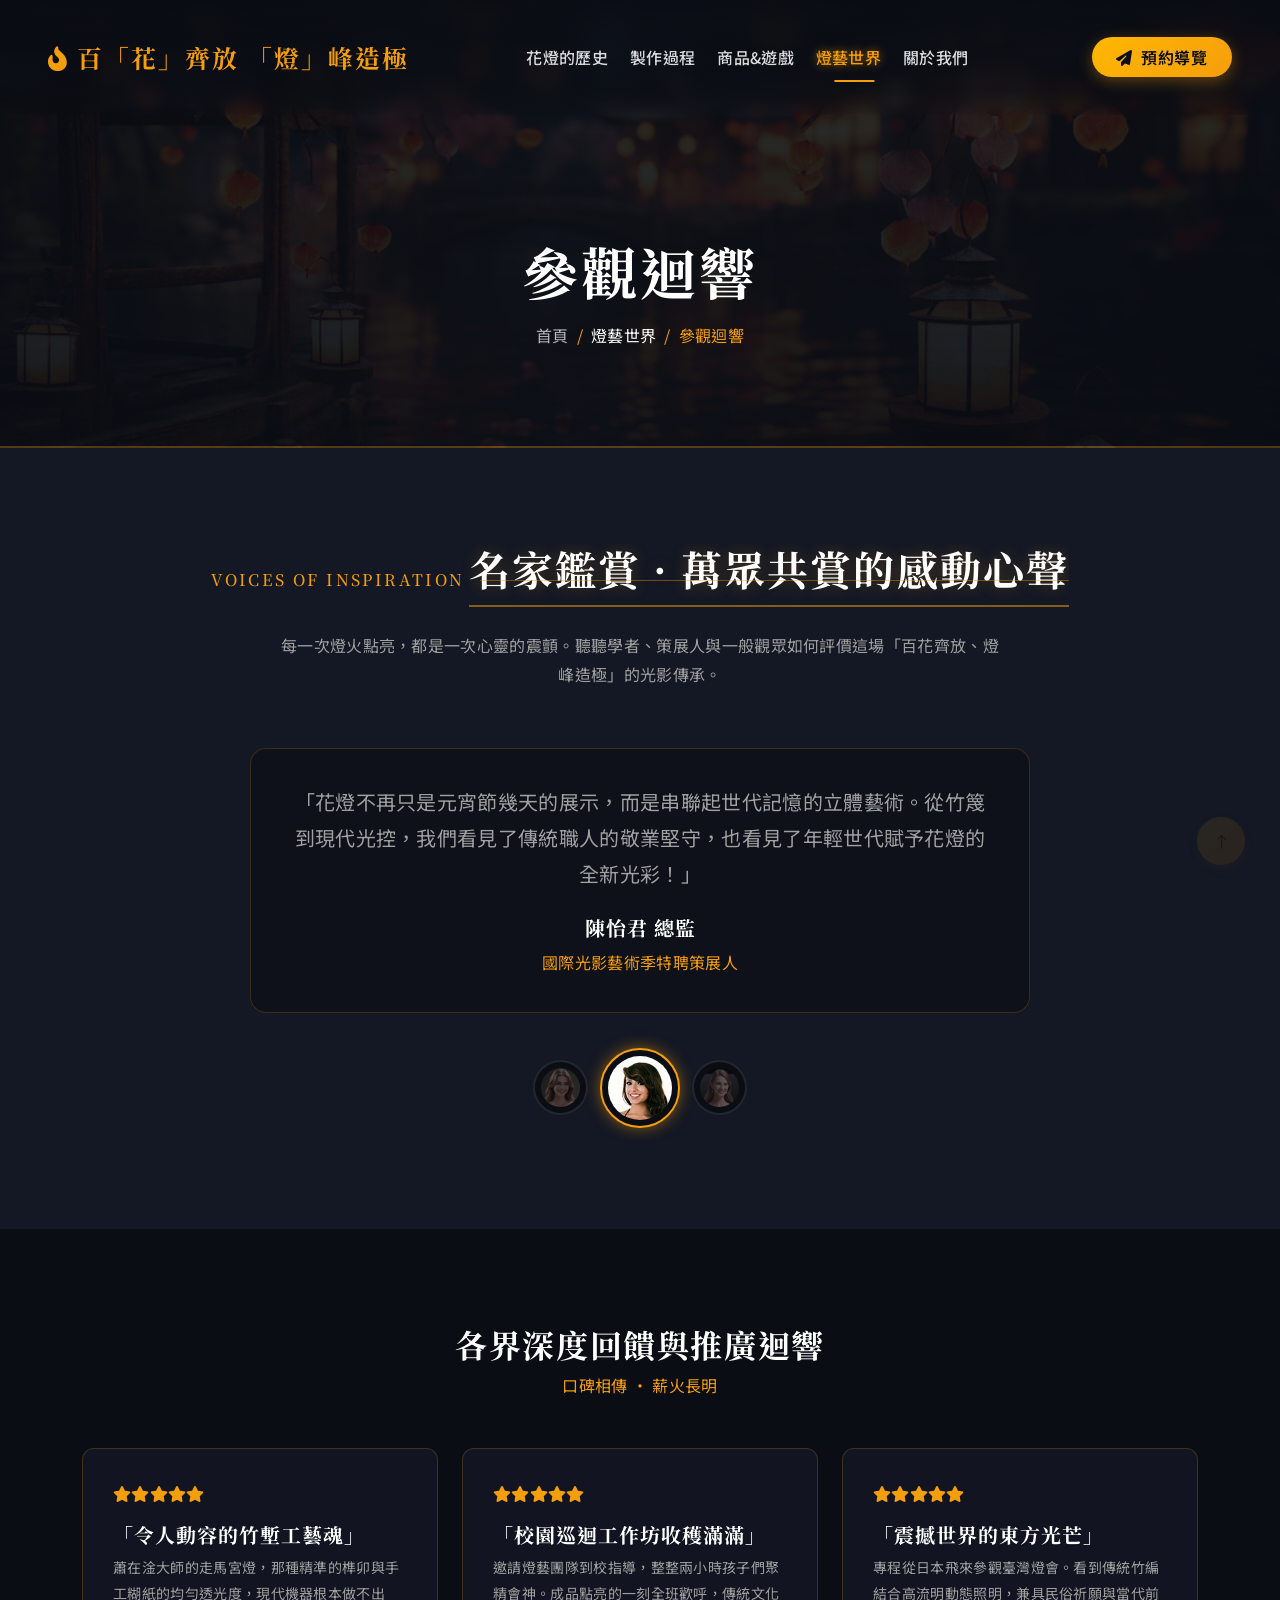
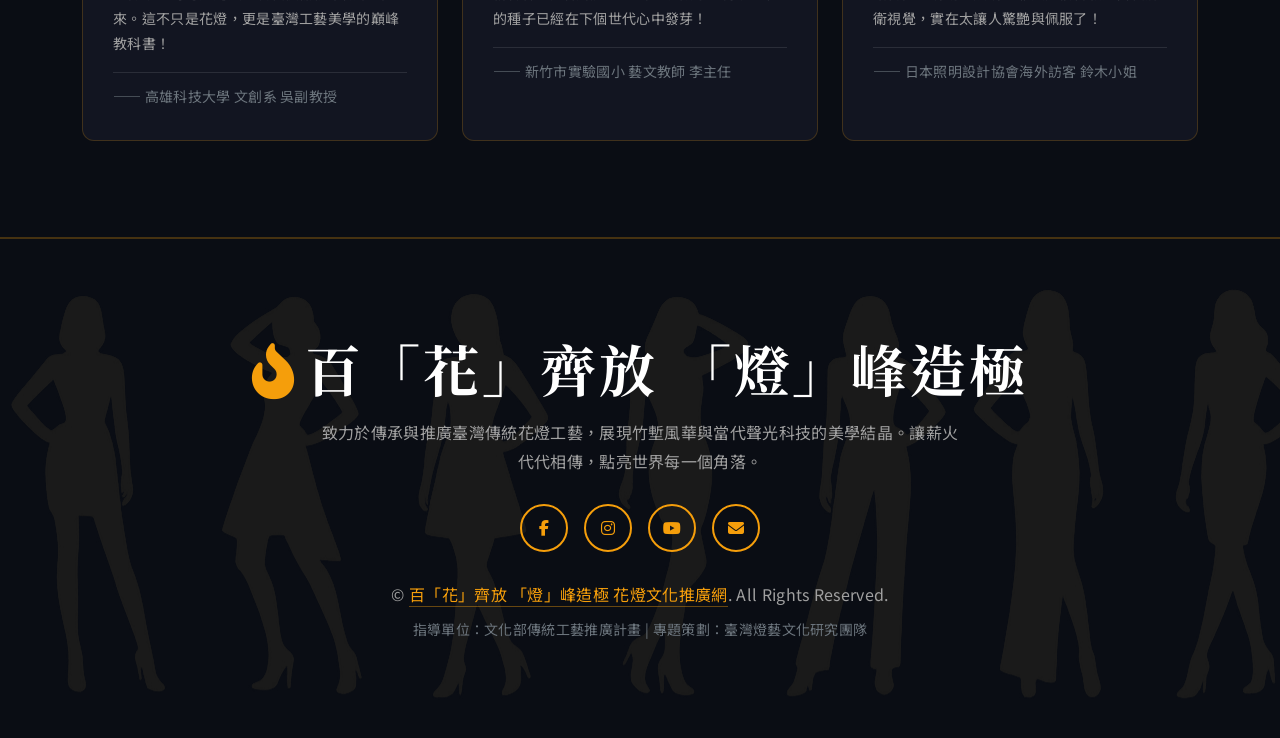
<file: testimonial.html>
<!doctype html>
<html lang="zh-TW">
  <head>
    <meta charset="utf-8" />
    <title>參觀迴響 | 百「花」齊放 「燈」峰造極 - 名家鑑賞與觀展心得</title>
    <meta content="width=device-width, initial-scale=1.0" name="viewport" />
    <meta content="花燈展覽評價, 燈會參觀心得, 傳統工藝迴響, 蕭在淦花燈評價, 觀眾感言" name="keywords" />
    <meta content="匯聚國際策展人、民俗學界權威、學校師生與萬千觀展遊客的真摯感動，見證「百花齊放 燈峰造極」花燈藝術的文化震撼。" name="description" />

    <!-- Favicon -->
    <link href="img/favicon.ico" rel="icon" />

    <!-- Google Web Fonts -->
    <link rel="preconnect" href="https://fonts.googleapis.com" />
    <link rel="preconnect" href="https://fonts.gstatic.com" crossorigin />
    <link
      href="https://fonts.googleapis.com/css2?family=Ma+Shan+Zheng&family=Noto+Sans+TC:wght@300;400;500;700&family=Noto+Serif+TC:wght@400;600;700;900&display=swap"
      rel="stylesheet"
    />

    <!-- Icon Font Stylesheet -->
    <link
      href="https://cdnjs.cloudflare.com/ajax/libs/font-awesome/6.5.0/css/all.min.css"
      rel="stylesheet"
    />
    <link
      href="https://cdn.jsdelivr.net/npm/bootstrap-icons@1.11.0/font/bootstrap-icons.css"
      rel="stylesheet"
    />

    <!-- Libraries Stylesheet -->
    <link href="lib/animate/animate.min.css" rel="stylesheet" />
    <link href="lib/lightbox/css/lightbox.min.css" rel="stylesheet" />
    <link href="lib/owlcarousel/assets/owl.carousel.min.css" rel="stylesheet" />

    <!-- Customized Bootstrap Stylesheet -->
    <link href="css/bootstrap.min.css" rel="stylesheet" />

    <!-- Template Stylesheet -->
    <link href="css/style.css" rel="stylesheet" />
  </head>

  <body>
    <!-- Spinner Start -->
    <div
      id="spinner"
      class="show bg-dark position-fixed translate-middle w-100 vh-100 top-50 start-50 d-flex align-items-center justify-content-center"
    >
      <div
        class="spinner-grow text-primary"
        style="width: 3.5rem; height: 3.5rem"
        role="status"
      >
        <span class="sr-only">載入中...</span>
      </div>
    </div>
    <!-- Spinner End -->

    <!-- Header Start -->
    <div class="container-fluid p-0">
      <nav class="navbar navbar-expand-lg navbar-dark px-lg-5">
        <a href="index.html" class="navbar-brand ms-4 ms-lg-0">
          <h2 class="mb-0 text-primary">
            <i class="fa-solid fa-fire-flame-curved me-2"></i>百「花」齊放 「燈」峰造極
          </h2>
        </a>
        <button
          type="button"
          class="navbar-toggler me-4"
          data-bs-toggle="collapse"
          data-bs-target="#navbarCollapse"
          aria-label="切換導航欄"
        >
          <span class="navbar-toggler-icon"></span>
        </button>
        <div class="collapse navbar-collapse" id="navbarCollapse">
          <div class="navbar-nav mx-auto p-4 p-lg-0">
            <a href="index.html" class="nav-item nav-link">花燈的歷史</a>
            <a href="about.html" class="nav-item nav-link">製作過程</a>
            <a href="service.html" class="nav-item nav-link">商品&遊戲</a>
            <div class="nav-item dropdown">
              <a
                href="#"
                class="nav-link dropdown-toggle active"
                data-bs-toggle="dropdown"
                >燈藝世界</a
              >
              <div class="dropdown-menu m-0">
                <a href="team.html" class="dropdown-item">花燈名師</a>
                <a href="testimonial.html" class="dropdown-item active">參觀迴響</a>
                <a href="404.html" class="dropdown-item">尋燈秘境 (404)</a>
              </div>
            </div>
            <a href="contact.html" class="nav-item nav-link">關於我們</a>
          </div>
          <div class="d-none d-lg-flex">
            <a
              class="btn btn-primary px-4 py-2"
              href="contact.html"
              ><i class="fa-solid fa-paper-plane me-2"></i>預約導覽</a
            >
          </div>
        </div>
      </nav>

      <div class="page-header pb-5">
        <div class="container text-center py-5">
          <h1 class="display-4 text-white mb-3 animated slideInDown">參觀迴響</h1>
          <nav aria-label="breadcrumb" class="animated slideInDown">
            <ol class="breadcrumb justify-content-center text-uppercase mb-0">
              <li class="breadcrumb-item"><a href="index.html">首頁</a></li>
              <li class="breadcrumb-item text-white">燈藝世界</li>
              <li class="breadcrumb-item text-primary active" aria-current="page">參觀迴響</li>
            </ol>
          </nav>
        </div>
      </div>
    </div>
    <!-- Header End -->

    <!-- Testimonial Start -->
    <div class="container-fluid py-5 bg-secondary">
      <div class="container py-5">
        <div class="text-center">
          <div class="title wow fadeInUp" data-wow-delay="0.1s">
            <div class="title-center">
              <h5>VOICES OF INSPIRATION</h5>
              <h1>名家鑑賞 · 萬眾共賞的感動心聲</h1>
              <p class="text-light mt-3 mx-auto" style="max-width: 720px;">
                每一次燈火點亮，都是一次心靈的震顫。聽聽學者、策展人與一般觀眾如何評價這場「百花齊放、燈峰造極」的光影傳承。
              </p>
            </div>
          </div>
        </div>
        <div
          class="owl-carousel testimonial-carousel wow fadeInUp"
          data-wow-delay="0.3s"
        >
          <div
            class="testimonial-item text-center"
            data-dot="<img class='img-fluid' src='img/testimonial-1.jpg' alt='林文德評審委員'>"
          >
            <p class="fs-5 text-light mb-4">
              「走進展場的一瞬間，真正體會到什麼叫做『百花齊放、燈峰造極』。傳統骨架扎作與細緻彩繪的融合，讓每一尊花燈在夜色點亮後都有了自己的靈魂，這正是臺灣民間工藝無可替代的生命力。」
            </p>
            <h5 class="text-uppercase text-white">林文德 講座教授</h5>
            <span class="text-primary">民俗文化研究學者 / 臺灣燈會特聘評審</span>
          </div>
          <div
            class="testimonial-item text-center"
            data-dot="<img class='img-fluid' src='img/testimonial-2.jpg' alt='陳怡君策展人'>"
          >
            <p class="fs-5 text-light mb-4">
              「花燈不再只是元宵節幾天的展示，而是串聯起世代記憶的立體藝術。從竹篾到現代光控，我們看見了傳統職人的敬業堅守，也看見了年輕世代賦予花燈的全新光彩！」
            </p>
            <h5 class="text-uppercase text-white">陳怡君 總監</h5>
            <span class="text-primary">國際光影藝術季特聘策展人</span>
          </div>
          <div
            class="testimonial-item text-center"
            data-dot="<img class='img-fluid' src='img/testimonial-3.jpg' alt='張育誠參觀家長'>"
          >
            <p class="fs-5 text-light mb-4">
              「帶著孩子一起參加手作花燈體驗，孩子第一次放下平板，專注地用自己的雙手穿線搭骨架、裱貼透光紙。當小花燈在黑暗中亮起的那一刻，那種感動真的深深烙印在全家人心中。」
            </p>
            <h5 class="text-uppercase text-white">張育誠 先生</h5>
            <span class="text-primary">傳統工藝手作工坊學員與參展觀眾</span>
          </div>
        </div>
      </div>
    </div>
    <!-- Testimonial End -->

    <!-- Additional Reviews Grid Start -->
    <div class="container-fluid py-5 bg-dark">
      <div class="container py-5">
        <div class="text-center mb-5">
          <h2 class="text-white">各界深度回饋與推廣迴響</h2>
          <div class="text-primary font-serif">口碑相傳 · 薪火長明</div>
        </div>
        <div class="row g-4">
          <div class="col-md-6 col-lg-4 wow fadeInUp" data-wow-delay="0.1s">
            <div class="craft-card">
              <div class="text-primary mb-3">
                <i class="fa-solid fa-star"></i><i class="fa-solid fa-star"></i><i class="fa-solid fa-star"></i><i class="fa-solid fa-star"></i><i class="fa-solid fa-star"></i>
              </div>
              <h5 class="text-white mb-2">「令人動容的竹塹工藝魂」</h5>
              <p class="text-light small mb-3">
                蕭在淦大師的走馬宮燈，那種精準的榫卯與手工糊紙的均勻透光度，現代機器根本做不出來。這不只是花燈，更是臺灣工藝美學的巔峰教科書！
              </p>
              <div class="border-top border-secondary pt-2">
                <small class="text-muted">—— 高雄科技大學 文創系 吳副教授</small>
              </div>
            </div>
          </div>

          <div class="col-md-6 col-lg-4 wow fadeInUp" data-wow-delay="0.2s">
            <div class="craft-card">
              <div class="text-primary mb-3">
                <i class="fa-solid fa-star"></i><i class="fa-solid fa-star"></i><i class="fa-solid fa-star"></i><i class="fa-solid fa-star"></i><i class="fa-solid fa-star"></i>
              </div>
              <h5 class="text-white mb-2">「校園巡迴工作坊收穫滿滿」</h5>
              <p class="text-light small mb-3">
                邀請燈藝團隊到校指導，整整兩小時孩子們聚精會神。成品點亮的一刻全班歡呼，傳統文化的種子已經在下個世代心中發芽！
              </p>
              <div class="border-top border-secondary pt-2">
                <small class="text-muted">—— 新竹市實驗國小 藝文教師 李主任</small>
              </div>
            </div>
          </div>

          <div class="col-md-6 col-lg-4 wow fadeInUp" data-wow-delay="0.3s">
            <div class="craft-card">
              <div class="text-primary mb-3">
                <i class="fa-solid fa-star"></i><i class="fa-solid fa-star"></i><i class="fa-solid fa-star"></i><i class="fa-solid fa-star"></i><i class="fa-solid fa-star"></i>
              </div>
              <h5 class="text-white mb-2">「震撼世界的東方光芒」</h5>
              <p class="text-light small mb-3">
                專程從日本飛來參觀臺灣燈會。看到傳統竹編結合高流明動態照明，兼具民俗祈願與當代前衛視覺，實在太讓人驚艷與佩服了！
              </p>
              <div class="border-top border-secondary pt-2">
                <small class="text-muted">—— 日本照明設計協會海外訪客 鈴木小姐</small>
              </div>
            </div>
          </div>
        </div>
      </div>
    </div>
    <!-- Additional Reviews Grid End -->

    <!-- Footer Start -->
    <div
      class="container-fluid bg-dark text-light footer py-5 wow fadeIn"
      data-wow-delay="0.1s"
    >
      <div class="container text-center py-5">
        <a href="index.html">
          <h1 class="display-4 mb-3 text-white">
            <i class="fa-solid fa-fire-flame-curved text-primary me-2"></i>百「花」齊放 「燈」峰造極
          </h1>
        </a>
        <p class="text-light mb-4 mx-auto" style="max-width: 650px;">
          致力於傳承與推廣臺灣傳統花燈工藝，展現竹塹風華與當代聲光科技的美學結晶。讓薪火代代相傳，點亮世界每一個角落。
        </p>
        <div class="d-flex justify-content-center mb-4 gap-2">
          <a class="btn btn-lg-square btn-outline-primary border-2 m-1" href="#!" aria-label="Facebook"><i class="fab fa-facebook-f"></i></a>
          <a class="btn btn-lg-square btn-outline-primary border-2 m-1" href="#!" aria-label="Instagram"><i class="fab fa-instagram"></i></a>
          <a class="btn btn-lg-square btn-outline-primary border-2 m-1" href="#!" aria-label="YouTube"><i class="fab fa-youtube"></i></a>
          <a class="btn btn-lg-square btn-outline-primary border-2 m-1" href="contact.html" aria-label="聯絡我們"><i class="fa-solid fa-envelope"></i></a>
        </div>
        <p class="mb-2">
          &copy; <a class="border-bottom" href="index.html">百「花」齊放 「燈」峰造極 花燈文化推廣網</a>. All Rights Reserved.
        </p>
        <p class="mb-0 text-muted small">
          指導單位：文化部傳統工藝推廣計畫 | 專題策劃：臺灣燈藝文化研究團隊
        </p>
      </div>
    </div>
    <!-- Footer End -->

    <!-- Back to Top -->
    <a
      href="#"
      class="btn btn-primary border-2 btn-lg-square back-to-top"
      aria-label="回到頁首"
      ><i class="bi bi-arrow-up"></i
    ></a>

    <!-- JavaScript Libraries -->
    <script src="https://code.jquery.com/jquery-3.4.1.min.js"></script>
    <script src="https://cdn.jsdelivr.net/npm/bootstrap@5.0.0/dist/js/bootstrap.bundle.min.js"></script>
    <script src="lib/wow/wow.min.js"></script>
    <script src="lib/easing/easing.min.js"></script>
    <script src="lib/waypoints/waypoints.min.js"></script>
    <script src="lib/owlcarousel/owl.carousel.min.js"></script>
    <script src="lib/lightbox/js/lightbox.min.js"></script>

    <!-- Template Javascript -->
    <script src="js/main.js"></script>
  </body>
</html>
</file>
<file: css/style.css>
@import url('https://fonts.googleapis.com/css2?family=Ma+Shan+Zheng&family=Noto+Sans+TC:wght@300;400;500;700&family=Noto+Serif+TC:wght@400;600;700;900&display=swap');

/********** 全站核心變數與東方燈藝配色 **********/
:root {
    --bs-primary: #f59e0b;          /* 暖金燈火黃 */
    --bs-primary-rgb: 245, 158, 11;
    --bs-secondary: #141824;        /* 靜謐夜空藍黑 */
    --bs-secondary-rgb: 20, 24, 36;
    --bs-dark: #0a0d14;             /* 萬籟寂靜黑 */
    --bs-dark-rgb: 10, 13, 20;
    --bs-light: #d1d5db;
    --bs-light-rgb: 209, 213, 219;
    --bs-white: #ffffff;
    --lantern-gold: #ffb703;        /* 琉璃金光 */
    --lantern-red: #e63946;         /* 宮燈朱紅 */
    --lantern-amber: #fb8500;       /* 燃燈琥珀 */
    --lantern-glow: 0 0 25px rgba(245, 158, 11, 0.45);
    --lantern-red-glow: 0 0 25px rgba(230, 57, 70, 0.4);
}

body {
    background-color: var(--bs-dark);
    color: #cbd5e1;
    font-family: 'Noto Sans TC', -apple-system, BlinkMacSystemFont, "Segoe UI", Roboto, "Microsoft JhengHei", sans-serif;
    letter-spacing: 0.02em;
    line-height: 1.8;
}

h1, h2, h3, h4, h5, h6,
.h1, .h2, .h3, .h4, .h5, .h6,
.display-1, .display-2, .display-3, .display-4 {
    font-family: 'Noto Serif TC', "Songti TC", "Source Han Serif TC", serif;
    font-weight: 700;
    color: #ffffff;
    letter-spacing: 0.05em;
}

/* 典雅書法輔助字體 */
.font-calligraphy {
    font-family: 'Ma Shan Zheng', 'Noto Serif TC', cursive, serif !important;
}

/* 覆蓋 Bootstrap 預設強調色 */
.text-primary {
    color: var(--bs-primary) !important;
}

.text-danger-festive {
    color: var(--lantern-red) !important;
}

.bg-primary {
    background-color: var(--bs-primary) !important;
}

.bg-secondary {
    background-color: var(--bs-secondary) !important;
}

.bg-dark {
    background-color: var(--bs-dark) !important;
}

.border-primary {
    border-color: var(--bs-primary) !important;
}

.border-secondary {
    border-color: rgba(255, 255, 255, 0.1) !important;
}

/*** 回頂端按鈕 ***/
.back-to-top {
    position: fixed;
    display: none;
    right: 35px;
    bottom: 35px;
    z-index: 99;
    border-radius: 50%;
    box-shadow: 0 0 15px rgba(245, 158, 11, 0.5);
}

/*** 載入動畫 Spinner ***/
#spinner {
    opacity: 0;
    visibility: hidden;
    transition: opacity .5s ease-out, visibility 0s linear .5s;
    z-index: 99999;
}

#spinner.show {
    transition: opacity .5s ease-out, visibility 0s linear 0s;
    visibility: visible;
    opacity: 1;
}

/*** 按鈕樣式 Button ***/
.btn {
    font-family: 'Noto Sans TC', sans-serif;
    font-weight: 600;
    transition: all .4s ease;
    border-radius: 50px;
    letter-spacing: 0.05em;
}

.btn-square {
    width: 38px;
    height: 38px;
}

.btn-sm-square {
    width: 32px;
    height: 32px;
}

.btn-lg-square {
    width: 48px;
    height: 48px;
}

.btn-square,
.btn-sm-square,
.btn-lg-square {
    padding: 0;
    display: flex;
    align-items: center;
    justify-content: center;
    font-weight: inherit;
}

.btn-primary {
    color: #0b0f19 !important;
    background: linear-gradient(135deg, #ffb703 0%, #f59e0b 100%) !important;
    border: none !important;
    box-shadow: 0 4px 15px rgba(245, 158, 11, 0.35);
}

.btn-primary:hover {
    color: #000000 !important;
    background: linear-gradient(135deg, #f59e0b 0%, #fb8500 100%) !important;
    box-shadow: 0 6px 20px rgba(245, 158, 11, 0.55);
    transform: translateY(-2px);
}

.btn-outline-primary {
    color: var(--bs-primary) !important;
    border-color: var(--bs-primary) !important;
}

.btn-outline-primary:hover {
    background-color: var(--bs-primary) !important;
    border-color: var(--bs-primary) !important;
    color: #0b0f19 !important;
    box-shadow: var(--lantern-glow);
    transform: translateY(-2px);
}

/*** 導覽列 Navbar ***/
.navbar {
    position: absolute;
    width: 100%;
    top: 0;
    left: 0;
    z-index: 99;
    transition: .5s;
    background: linear-gradient(to bottom, rgba(10, 13, 20, 0.95), rgba(10, 13, 20, 0.6) 80%, transparent);
    backdrop-filter: blur(8px);
}

.navbar .navbar-brand {
    display: flex;
    align-items: center;
}

.navbar .navbar-brand h2 {
    font-size: 1.55rem;
    margin: 0;
    letter-spacing: 0.08em;
}

.navbar .navbar-nav .nav-link {
    margin-right: 22px;
    padding: 35px 0;
    color: rgba(255, 255, 255, 0.85);
    font-size: 16px;
    font-weight: 500;
    outline: none;
    transition: .4s;
    position: relative;
}

.navbar .navbar-nav .nav-link:hover,
.navbar .navbar-nav .nav-link.active {
    color: var(--bs-primary);
    text-shadow: 0 0 10px rgba(245, 158, 11, 0.6);
}

.navbar .navbar-nav .nav-link::after {
    content: '';
    position: absolute;
    bottom: 25px;
    left: 50%;
    transform: translateX(-50%);
    width: 0;
    height: 2px;
    background-color: var(--bs-primary);
    transition: width .3s ease;
}

.navbar .navbar-nav .nav-link:hover::after,
.navbar .navbar-nav .nav-link.active::after {
    width: 60%;
}

@media (max-width: 991.98px) {
    .navbar {
        background: rgba(10, 13, 20, 0.98);
    }

    .navbar .navbar-nav .nav-link,
    .navbar.bg-dark .navbar-nav .nav-link {
        margin-right: 0;
        padding: 12px 0;
    }

    .navbar .navbar-nav {
        margin-top: 8px;
        border-top: 1px solid rgba(255, 255, 255, 0.1);
    }
}

@media (min-width: 992px) {
    .navbar.bg-dark .navbar-nav .nav-link {
        padding: 20px 0;
    }

    .navbar.position-fixed {
        background: rgba(10, 13, 20, 0.96) !important;
        border-bottom: 1px solid rgba(245, 158, 11, 0.25);
        box-shadow: 0 4px 20px rgba(0, 0, 0, 0.6) !important;
    }

    .navbar.position-fixed .navbar-nav .nav-link {
        padding: 20px 0;
    }

    .navbar.position-fixed .navbar-nav .nav-link::after {
        bottom: 12px;
    }

    .navbar .nav-item .dropdown-menu {
        display: block;
        background: rgba(20, 24, 36, 0.98);
        border: 1px solid rgba(245, 158, 11, 0.3);
        box-shadow: 0 10px 30px rgba(0, 0, 0, 0.5);
        border-radius: 8px;
        margin-top: 0;
        top: 150%;
        opacity: 0;
        visibility: hidden;
        transition: .4s;
    }

    .navbar .nav-item:hover .dropdown-menu {
        top: 100%;
        visibility: visible;
        transition: .4s;
        opacity: 1;
    }
}

.dropdown-item {
    color: #cbd5e1;
    padding: 10px 20px;
    font-weight: 500;
    transition: .3s;
}

.dropdown-item:hover {
    color: #ffffff;
    background: rgba(245, 158, 11, 0.2);
    padding-left: 25px;
}

.navbar .dropdown-toggle::after {
    border: none;
    content: "\f107";
    font-family: "Font Awesome 5 Free";
    font-weight: 900;
    vertical-align: middle;
    margin-left: 6px;
    font-size: 12px;
}

/*** 首頁輪播 Header Carousel ***/
.carousel-caption {
    top: 0;
    left: 0;
    right: 0;
    bottom: 0;
    padding-top: 110px;
    background: radial-gradient(circle at center, rgba(10, 13, 20, 0.6) 0%, rgba(10, 13, 20, 0.88) 100%);
    z-index: 1;
}

.carousel-control-prev,
.carousel-control-next {
    width: 8%;
    opacity: 0.6;
    transition: .4s;
}

.carousel-control-prev:hover,
.carousel-control-next:hover {
    opacity: 1;
}

.carousel-control-prev-icon,
.carousel-control-next-icon {
    width: 3rem;
    height: 3rem;
    background-color: rgba(20, 24, 36, 0.6);
    border-radius: 50%;
    border: 1px solid rgba(245, 158, 11, 0.4);
    display: flex;
    align-items: center;
    justify-content: center;
}

@media (max-width: 768px) {
    #header-carousel .carousel-item {
        position: relative;
        min-height: 580px;
    }
    
    #header-carousel .carousel-item img {
        position: absolute;
        width: 100%;
        height: 100%;
        object-fit: cover;
    }
}

.page-header {
    padding-top: 190px;
    padding-bottom: 60px;
    background: linear-gradient(rgba(10, 13, 20, 0.85), rgba(10, 13, 20, 0.95)), url(../img/carousel-1.jpg) top center no-repeat;
    background-size: cover;
    border-bottom: 2px solid rgba(245, 158, 11, 0.3);
}

.page-header .breadcrumb-item + .breadcrumb-item::before {
    color: var(--bs-primary);
}

.breadcrumb-item a {
    color: rgba(255, 255, 255, 0.7);
    transition: .3s;
}

.breadcrumb-item a:hover {
    color: var(--bs-primary);
}

/*** 區塊標題 Title ***/
.title {
    margin-bottom: 2.2rem;
}

.title .title-left,
.title .title-center,
.title .title-right {
    display: inline-block;
    overflow: hidden;
}

.title .title-center {
    text-align: center;
}

.title .title-right {
    text-align: right;
}

.title .title-left h5,
.title .title-center h5,
.title .title-right h5 {
    position: relative;
    display: inline-block;
    font-size: 16px;
    font-weight: 500;
    color: var(--bs-primary);
    letter-spacing: 0.15em;
    margin-bottom: 8px;
}

.title .title-left h5::after,
.title .title-center h5::before,
.title .title-center h5::after,
.title .title-right h5::before {
    position: absolute;
    content: "";
    width: 300%;
    height: 0;
    top: 10px;
    border-bottom: 1px solid rgba(245, 158, 11, 0.4);
}

.title .title-left h5::after,
.title .title-center h5::after {
    left: calc(100% + 15px);
}

.title .title-right h5::before,
.title .title-center h5::before {
    right: calc(100% + 15px);
}

.title .title-left h1,
.title .title-center h1,
.title .title-right h1 {
    font-size: calc(1.6rem + 1.2vw);
    border-bottom: 2px solid rgba(245, 158, 11, 0.5);
    padding-bottom: 12px;
    display: inline-block;
    text-shadow: 0 0 15px rgba(245, 158, 11, 0.25);
}

/*** 特色服務 / 故事單元 Service ***/
.service-item {
    position: relative;
    margin-top: 3rem;
    overflow: hidden;
    border: 1px solid rgba(245, 158, 11, 0.2);
    box-shadow: 0 10px 30px rgba(0, 0, 0, 0.4);
    transition: transform .4s ease, border-color .4s ease;
}

.service-item:hover {
    transform: translateY(-5px);
    border-color: rgba(245, 158, 11, 0.5);
}

.service-item .service-img {
    position: relative;
    display: inline-block;
}

.service-item .service-img::before {
    position: absolute;
    content: "";
    width: calc(100% - 12rem);
    height: calc(100% - 12rem);
    top: 50%;
    left: 50%;
    transform: translate(-50%, -50%);
    border: 2px solid rgba(245, 158, 11, 0.4);
    border-radius: 300px;
    z-index: 1;
    pointer-events: none;
    box-shadow: 0 0 20px rgba(245, 158, 11, 0.25);
}

.service-item.service-item-left {
    border-radius: 500px 20px 20px 500px;
    background: linear-gradient(135deg, rgba(20, 24, 36, 0.95), rgba(10, 13, 20, 0.95));
}

.service-item.service-item-right {
    border-radius: 20px 500px 500px 20px;
    background: linear-gradient(225deg, rgba(20, 24, 36, 0.95), rgba(10, 13, 20, 0.95));
}

@media (max-width: 767.98px) {
    .service-item.service-item-left,
    .service-item.service-item-right {
        border-radius: 24px;
        background: linear-gradient(to bottom, var(--bs-secondary), var(--bs-dark));
        text-align: center;
    }
}

/*** 名師與經典展品 Team / Lantern Masters ***/
.team-item {
    position: relative;
    border-radius: 12px;
    overflow: hidden;
    border: 1px solid rgba(255, 255, 255, 0.08);
    background: var(--bs-secondary);
    transition: all .4s ease;
}

.team-item:hover {
    border-color: var(--bs-primary);
    box-shadow: 0 10px 25px rgba(245, 158, 11, 0.25);
    transform: translateY(-6px);
}

.team-item .team-name {
    position: absolute;
    width: 100%;
    min-height: 65px;
    left: 0;
    bottom: 0;
    display: flex;
    flex-direction: column;
    align-items: center;
    justify-content: center;
    background: linear-gradient(to top, rgba(10, 13, 20, 0.95), rgba(10, 13, 20, 0.75));
    border-top: 1px solid rgba(245, 158, 11, 0.3);
    padding: 8px 12px;
    text-decoration: none;
    z-index: 2;
}

.team-item .team-name h5 {
    color: #ffffff;
    font-size: 1.1rem;
    margin: 0;
    transition: .3s;
}

.team-item:hover .team-name h5 {
    color: var(--bs-primary);
}

.team-item .team-name small {
    color: var(--bs-primary);
    font-size: 0.8rem;
    letter-spacing: 0.05em;
}

.team-item .team-body {
    position: relative;
    overflow: hidden;
}

.team-item .team-body img {
    transition: transform .6s ease;
    width: 100%;
    height: 380px;
    object-fit: cover;
}

.team-item:hover .team-body img {
    transform: scale(1.08);
}

.team-item .team-body .team-before,
.team-item .team-body .team-after {
    position: absolute;
    content: "";
    width: 0;
    height: calc(100% - 65px);
    top: 0;
    left: 0;
    background: rgba(10, 13, 20, 0.88);
    backdrop-filter: blur(4px);
    display: flex;
    flex-direction: column;
    justify-content: center;
    transition: .4s cubic-bezier(0.165, 0.84, 0.44, 1);
    z-index: 1;
}

.team-item .team-body .team-after {
    left: auto;
    right: 0;
}

.team-item .team-body .team-before {
    text-align: right;
    padding-right: 12px;
}

.team-item .team-body .team-after {
    text-align: left;
    padding-left: 12px;
}

.team-item:hover .team-body .team-before,
.team-item:hover .team-body .team-after {
    width: 50%;
}

.team-item .team-body .team-before span,
.team-item .team-body .team-after span {
    margin: 4px 0;
    color: var(--bs-light);
    font-size: 0.88rem;
    opacity: 0;
    transition: .3s;
    white-space: nowrap;
}

.team-item .team-body .team-before span {
    color: var(--bs-primary);
    font-weight: 600;
}

.team-item:hover .team-body .team-before span,
.team-item:hover .team-body .team-after span {
    opacity: 1;
    transition-delay: .15s;
}

/*** 名家迴響 Testimonial ***/
.testimonial-carousel {
    max-width: 780px;
    margin: 0 auto;
}

.testimonial-item {
    background: rgba(10, 13, 20, 0.6);
    padding: 35px;
    border-radius: 16px;
    border: 1px solid rgba(245, 158, 11, 0.2);
}

.testimonial-carousel .owl-dots {
    margin-top: 30px;
    height: 90px;
    display: flex;
    align-items: center;
    justify-content: center;
}

.testimonial-carousel .owl-dots .owl-dot {
    width: 55px;
    height: 55px;
    margin: 0 6px;
    padding: 6px;
    background: var(--bs-dark);
    border: 2px solid rgba(255, 255, 255, 0.1);
    border-radius: 50%;
    transition: .4s;
}

.testimonial-carousel .owl-dots .owl-dot.active {
    width: 80px;
    height: 80px;
    border-color: var(--bs-primary);
    box-shadow: 0 0 15px rgba(245, 158, 11, 0.5);
}

.testimonial-carousel .owl-dots .owl-dot img {
    opacity: .35;
    transition: .4s;
    border-radius: 50%;
}

.testimonial-carousel .owl-dots .owl-dot.active img {
    opacity: 1;
}

/*** 頁尾 Footer ***/
@keyframes footerAnimatedBg {
	0% {
        background-position: 0 0;
    }
	100% {
        background-position: -1000px 0;
    }
}

.footer {
	background-color: #07090f;
	background-image: url(../img/footer-bg.png);
	background-position: 0px 0px;
    background-repeat: repeat-x;
	animation: footerAnimatedBg 60s linear infinite;
    border-top: 2px solid rgba(245, 158, 11, 0.25);
}

.footer a.border-bottom {
    color: var(--bs-primary);
    border-color: rgba(245, 158, 11, 0.4) !important;
}

.footer a.border-bottom:hover {
    color: #ffffff;
    border-color: #ffffff !important;
}

/*** 燈謎互動與專題自訂元件 Custom Lantern Components ***/
.lantern-badge {
    display: inline-block;
    padding: 4px 12px;
    border-radius: 4px;
    font-size: 0.8rem;
    font-weight: 600;
    color: #fff;
    background: linear-gradient(135deg, #e63946, #c1121f);
    border: 1px solid rgba(255, 255, 255, 0.2);
    box-shadow: 0 2px 6px rgba(230, 57, 70, 0.4);
    letter-spacing: 0.05em;
}

.craft-card {
    background: rgba(20, 24, 36, 0.85);
    border: 1px solid rgba(245, 158, 11, 0.2);
    border-radius: 12px;
    padding: 30px;
    height: 100%;
    transition: all .35s ease;
}

.craft-card:hover {
    border-color: var(--bs-primary);
    box-shadow: var(--lantern-glow);
    transform: translateY(-5px);
}

.craft-step-number {
    width: 48px;
    height: 48px;
    background: linear-gradient(135deg, var(--bs-primary), var(--lantern-amber));
    color: #000;
    font-weight: 900;
    font-family: 'Noto Serif TC', serif;
    font-size: 1.3rem;
    border-radius: 50%;
    display: flex;
    align-items: center;
    justify-content: center;
    margin-bottom: 20px;
    box-shadow: 0 4px 12px rgba(245, 158, 11, 0.4);
}

.riddle-card {
    background: linear-gradient(135deg, rgba(30, 24, 20, 0.95), rgba(15, 18, 28, 0.95));
    border: 1px dashed rgba(245, 158, 11, 0.5);
    border-radius: 12px;
    padding: 24px;
    position: relative;
    transition: .3s;
}

.riddle-card:hover {
    border-style: solid;
    border-color: var(--bs-primary);
    box-shadow: 0 6px 20px rgba(245, 158, 11, 0.25);
}

.riddle-answer {
    display: none;
    transition: all .3s;
}

.riddle-card:hover .riddle-answer {
    display: block;
}

.glow-text {
    text-shadow: 0 0 12px rgba(245, 158, 11, 0.55);
}
</file>
